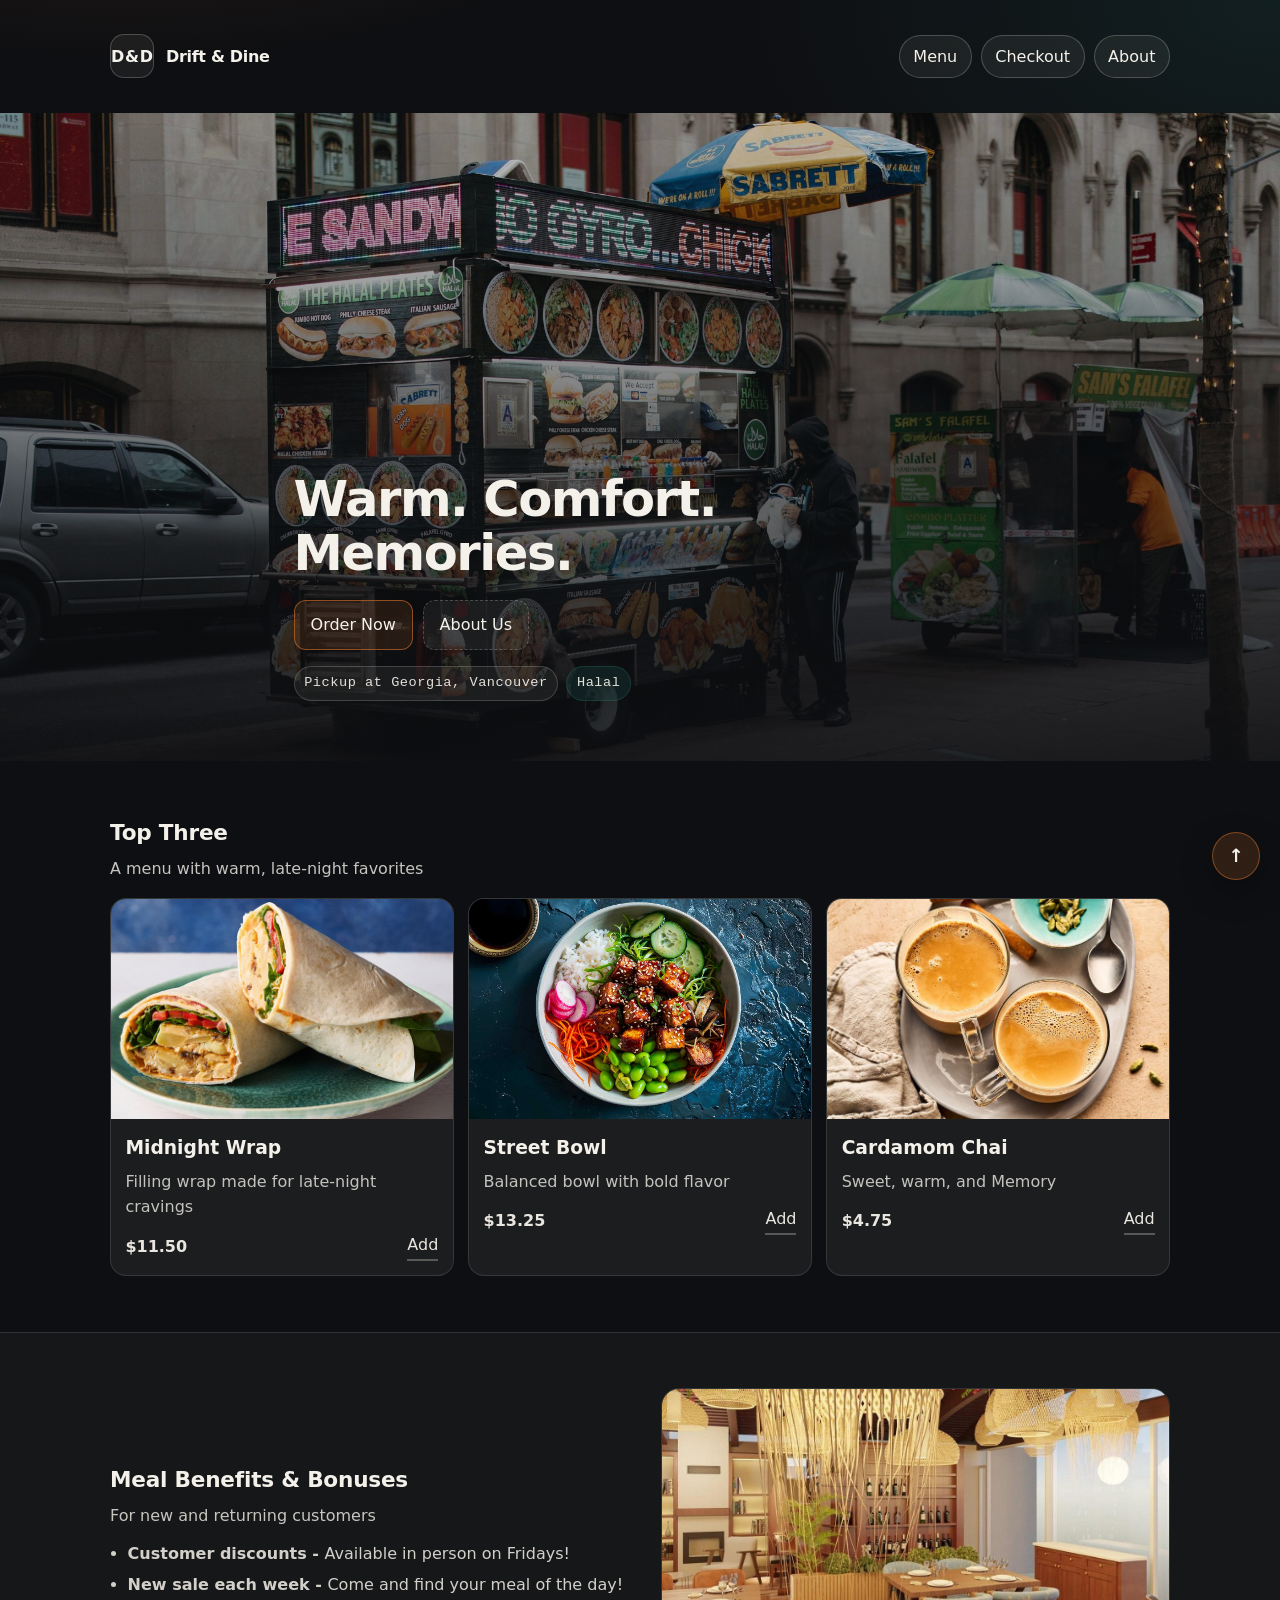
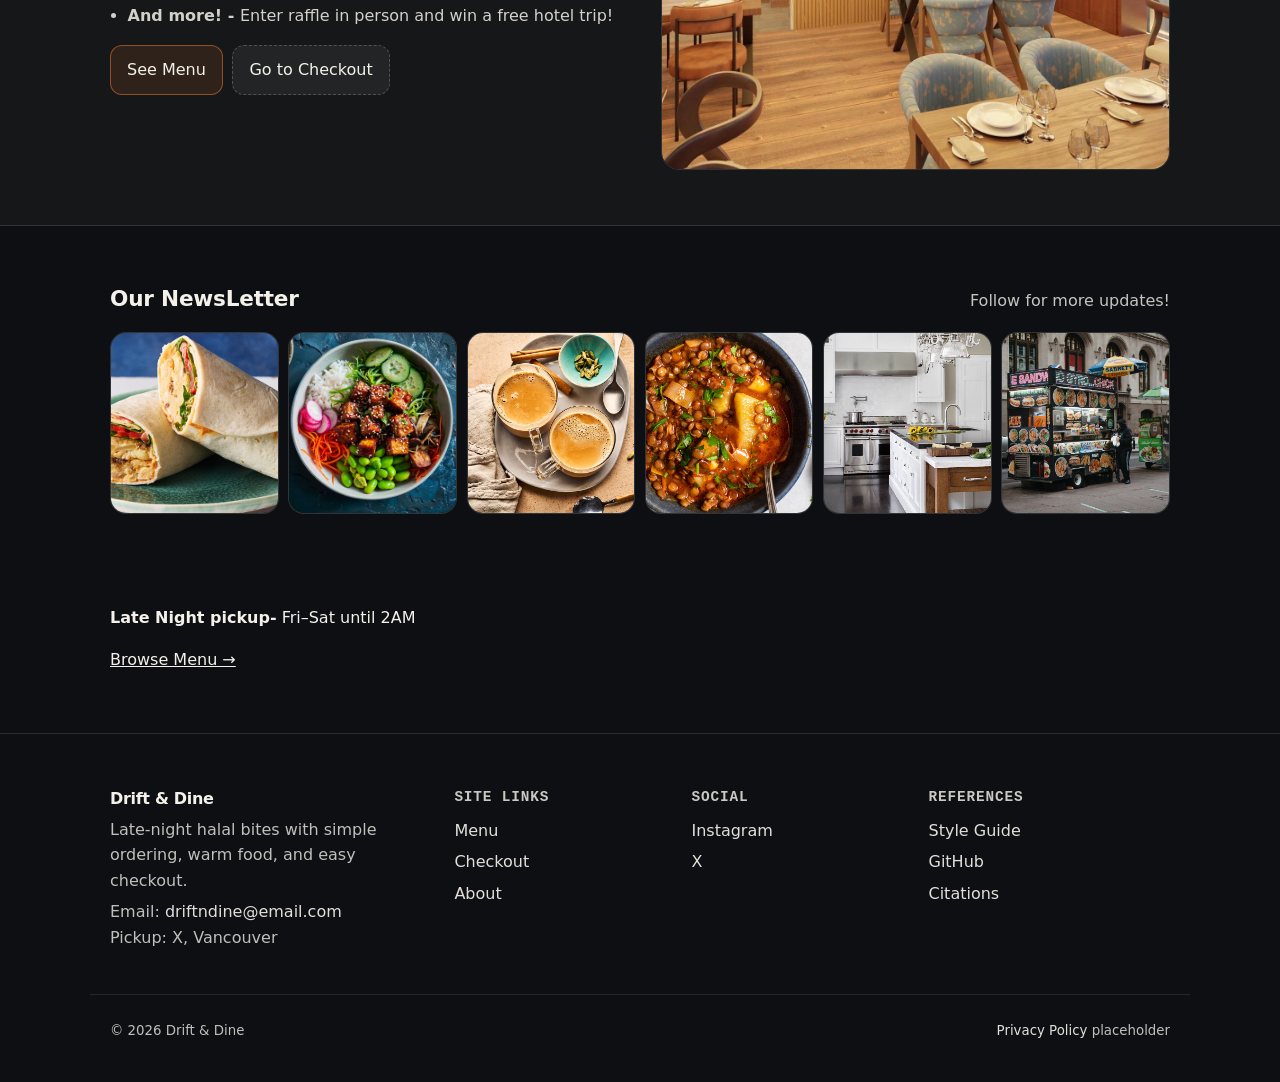
<file: index.html>
<!DOCTYPE html>
<html lang="en">
  <head>
    <meta charset="utf-8" />
    <meta name="viewport" content="width=device-width, initial-scale=1" />
    <title>Drift &amp; Dine</title>
    <link rel="stylesheet" href="css/main.css" />
  </head>
  <body class="site" id="top">
    <a class="skip-link" href="#main">Skip to content</a>
    <header class="header header--overlay">
      <div class="container header__row">
        <a class="brand" href="index.html" aria-label="Drift &amp; Dine home">
          <span class="brand__mark" aria-hidden="true">D&amp;D</span>
          <span class="brand__text">
            <span class="brand__name">Drift &amp; Dine</span>
          </span>
        </a>
        <nav class="nav" aria-label="Primary">
          <a class="nav__link" href="prodlist.html">Menu</a>
          <a class="nav__link nav__link--cta" href="checkout.html">Checkout</a>
          <a class="nav__link" href="about.html">About</a>
        </nav>
      </div>
    </header>
    <main id="main">
      <section class="hero" aria-label="Hero">
        <div class="hero__bg" aria-hidden="true"></div>
        <div class="hero__overlay" aria-hidden="true"></div>
        <div class="container hero__content">
          <h1 class="hero__title">Warm. Comfort. Memories.</h1>
          <p class="hero__sub">
          </p>
          <div class="hero__actions">
            <a class="btn btn--primary" href="prodlist.html">Order Now</a>
            <a class="btn btn--ghost" href="about.html">About Us</a>
          </div>
          <div class="chips" aria-label="Quick info">
            <span class="chip">Pickup at Georgia, Vancouver</span>
            <span class="chip chip--mint">Halal</span>
          </div>
        </div>
      </section>
      <section class="section" aria-label="Featured items">
        <div class="container">
          <header class="section__head">
            <h2 class="section__title">Top Three</h2>
            <p class="section__hint">A menu with warm, late-night favorites</p>
          </header>
          <div class="cards">
            <article class="card" aria-label="Midnight Wrap">
              <a class="card__media" href="midnight-wrap.html">
                <img src="img/featured-wrap.jpg" alt="Midnight Wrap" loading="lazy" />
              </a>
              <div class="card__body">
                <h3 class="card__title">
                  <a class="title-link" href="midnight-wrap.html">Midnight Wrap</a>
                </h3>
                <p class="card__desc">Filling wrap made for late-night cravings</p>
                <div class="card__row">
                  <span class="price">$11.50</span>
                  <a class="link" href="checkout.html">Add</a>
                </div>
              </div>
            </article>
            <article class="card" aria-label="Street Bowl">
              <a class="card__media" href="street-bowl.html">
                <img src="img/street-bowl.jpg" alt="Street Bowl" loading="lazy" />
              </a>
              <div class="card__body">
                <h3 class="card__title">
                  <a class="title-link" href="street-bowl.html">Street Bowl</a>
                </h3>
                <p class="card__desc"> Balanced bowl with bold flavor</p>
                <div class="card__row">
                  <span class="price">$13.25</span>
                  <a class="link" href="checkout.html">Add</a>
                </div>
              </div>
            </article>
            <article class="card" aria-label="Cardamom Chai">
              <a class="card__media" href="cardamom-chai.html">
                <img src="img/chai.jpg" alt="Cardamom Chai" loading="lazy" />
              </a>
              <div class="card__body">
                <h3 class="card__title">
                  <a class="title-link" href="cardamom-chai.html">Cardamom Chai</a>
                </h3>
                <p class="card__desc">Sweet, warm, and Memory</p>
                <div class="card__row">
                  <span class="price">$4.75</span>
                  <a class="link" href="checkout.html">Add</a>
                </div>
              </div>
            </article>
          </div>
        </div>
      </section>
      <section class="section section--alt" aria-label="Story split">
        <div class="container split">
          <div class="split__copy">
            <h2 class="section__title">Meal Benefits &amp; Bonuses</h2>
            <p class="section__hint">
               For new and returning customers
            </p>
            <ul class="bullets">
              <li><strong>Customer discounts - </strong>Available in person on Fridays!</li>
              <li><strong>New sale each week - </strong>Come and find your meal of the day!</li>
              <li><strong>And more! - </strong>Enter raffle in person and win a free hotel trip!</li>
            </ul>
            <div class="actions">
              <a class="btn btn--primary" href="prodlist.html">See Menu</a>
              <a class="btn btn--ghost" href="checkout.html">Go to Checkout</a>
            </div>
          </div>
          <div class="split__media">
            <img src="img/room1.jpg" alt="Restaurant atmosphere" loading="lazy" />
          </div>
        </div>
      </section>
      <section class="section" aria-label="Gallery">
        <div class="container">
          <header class="section__head section__head--row">
            <h2 class="section__title">Our NewsLetter</h2>
            <p class="section__hint">Follow for more updates!</p>
          </header>
          <div class="grid" role="list" aria-label="Image grid">
            <a class="grid__item" href="midnight-wrap.html" role="listitem">
              <img src="img/featured-wrap.jpg" alt="Wrap close-up" loading="lazy" />
            </a>
            <a class="grid__item" href="street-bowl.html" role="listitem">
              <img src="img/street-bowl.jpg" alt="Bowl close-up" loading="lazy" />
            </a>
            <a class="grid__item" href="cardamom-chai.html" role="listitem">
              <img src="img/chai.jpg" alt="Chai close-up" loading="lazy" />
            </a>
            <a class="grid__item" href="smoky-lentil-bowl.html" role="listitem">
              <img src="img/smoky-lentil-bowl.jpg" alt="Lentil close-up" loading="lazy" />
            </a>            
            <a class="grid__item" href="about.html" role="listitem">
              <img src="img/kitchen.jpg" alt="White chef kitchen" loading="lazy" />
            </a>
            <a class="grid__item" href="about.html" role="listitem">
              <img src="img/food-cart.jpg" alt="Food cart" loading="lazy" />
            </a>

          </div>
        </div>
      </section>
    </main>

    <section class="footer-note" aria-label="Late-night pickup note">
      <div class="container footer-note__inner">
        <p><strong>Late Night pickup-</strong> Fri–Sat until 2AM</p>
        <a href="prodlist.html">Browse Menu →</a>
      </div>
    </section>

    <a class="backtotop" href="#top" aria-label="Back to top">↑</a>

    <footer class="footer" aria-label="Site footer">
      <div class="container footer__grid">
        <div class="footer__brand">
          <p class="footer__logo">Drift &amp; Dine</p>
          <p class="footer__muted">
            Late-night halal bites with simple ordering, warm food, and easy checkout.
          </p>
          <p class="footer__muted">
            Email: <a href="mailto:driftndine@email.com">driftndine@email.com</a><br />
            Pickup: X, Vancouver
          </p>
        </div>

        <nav class="footer__col" aria-label="Site links">
          <h2 class="footer__title">Site links</h2>
          <a href="prodlist.html">Menu</a>
          <a href="checkout.html">Checkout</a>
          <a href="about.html">About</a>
        </nav>

        <div class="footer__col" aria-label="Social links">
          <h2 class="footer__title">Social</h2>
          <a href="#">Instagram</a>
          <a href="#">X</a>
        </div>

        <div class="footer__col" aria-label="References">
          <h2 class="footer__title">References</h2>
          <a href="styleguide.html">Style Guide</a>
          <a href="https://github.com/MechaKT/IAT339-P02">GitHub</a>
          <a href="styleguide.html#citations">Citations</a>
        </div>
      </div>

      <div class="container footer__bar" aria-label="Footer legal">
        <p class="footer__muted"><small>© 2026 Drift &amp; Dine</small></p>
        <p class="footer__muted"><small><a href="#">Privacy Policy</a> placeholder</small></p>
      </div>
    </footer>
  </body>
</html>
</file>
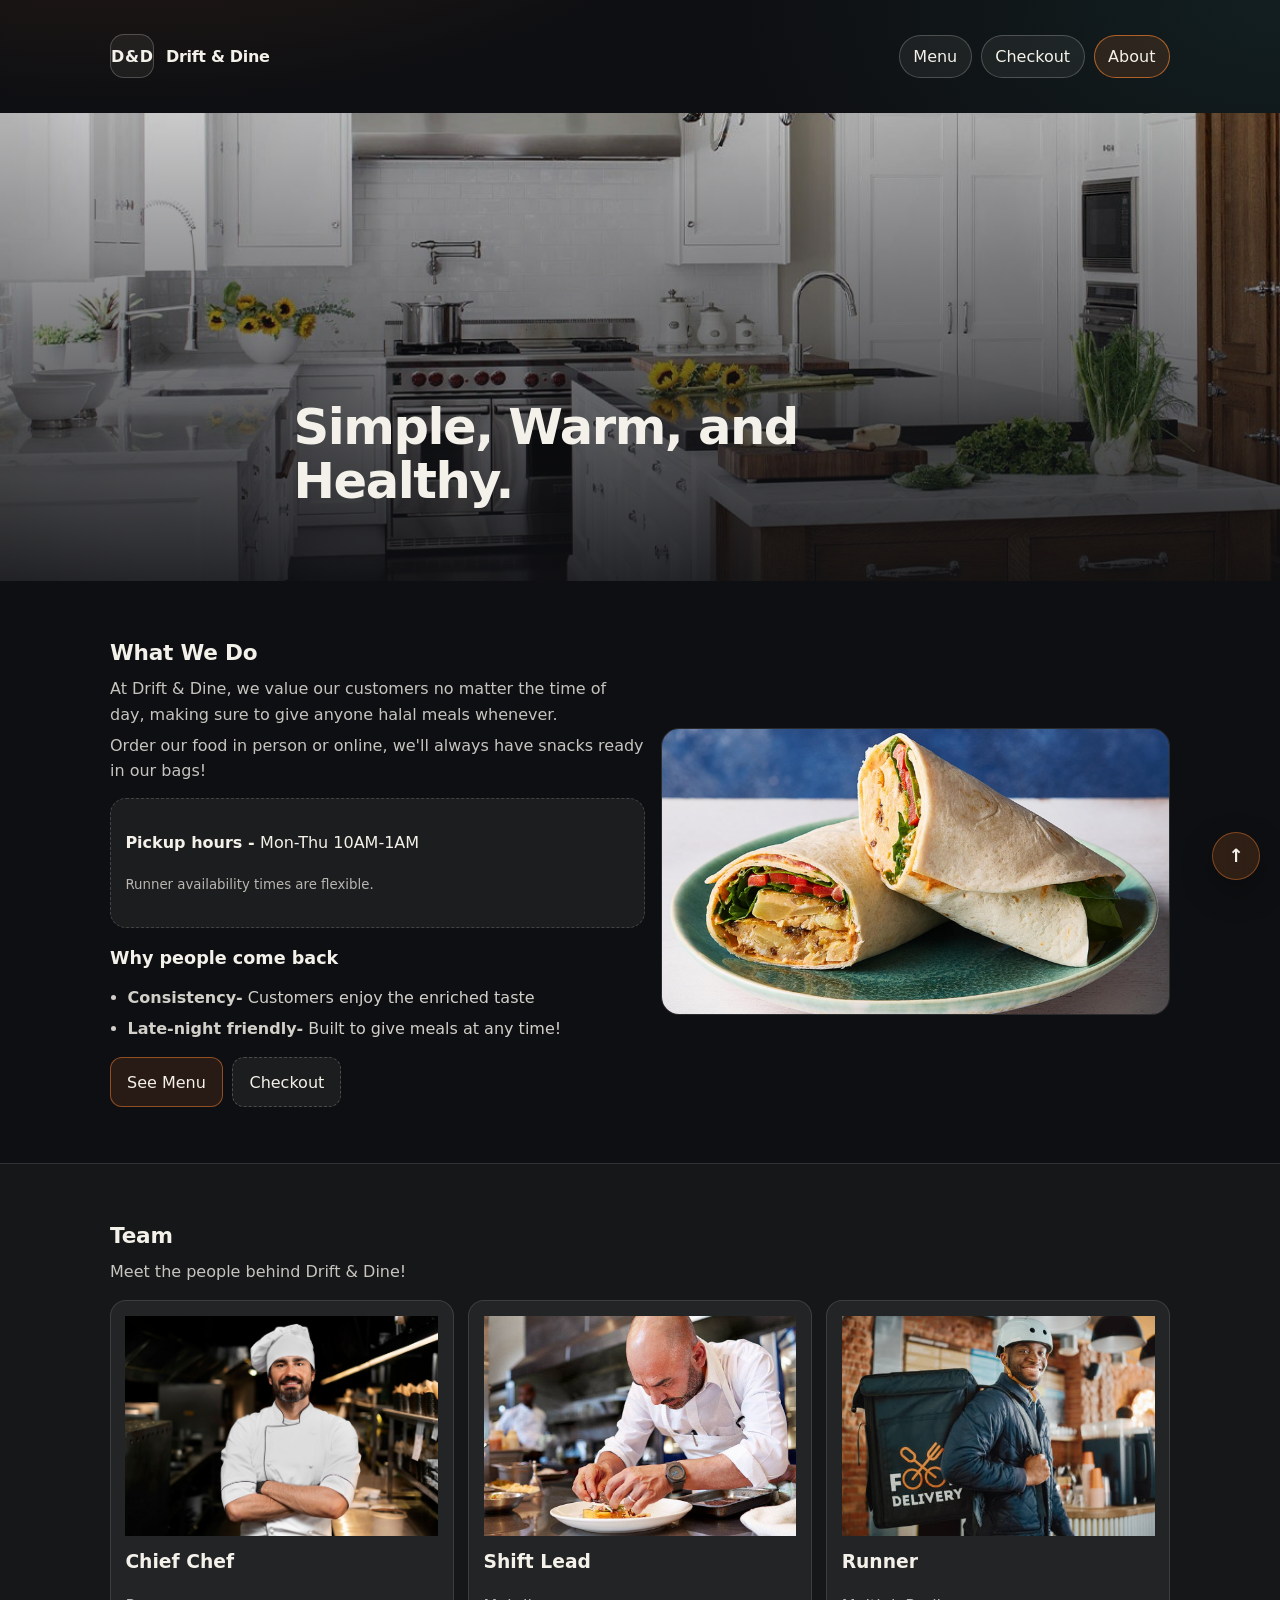
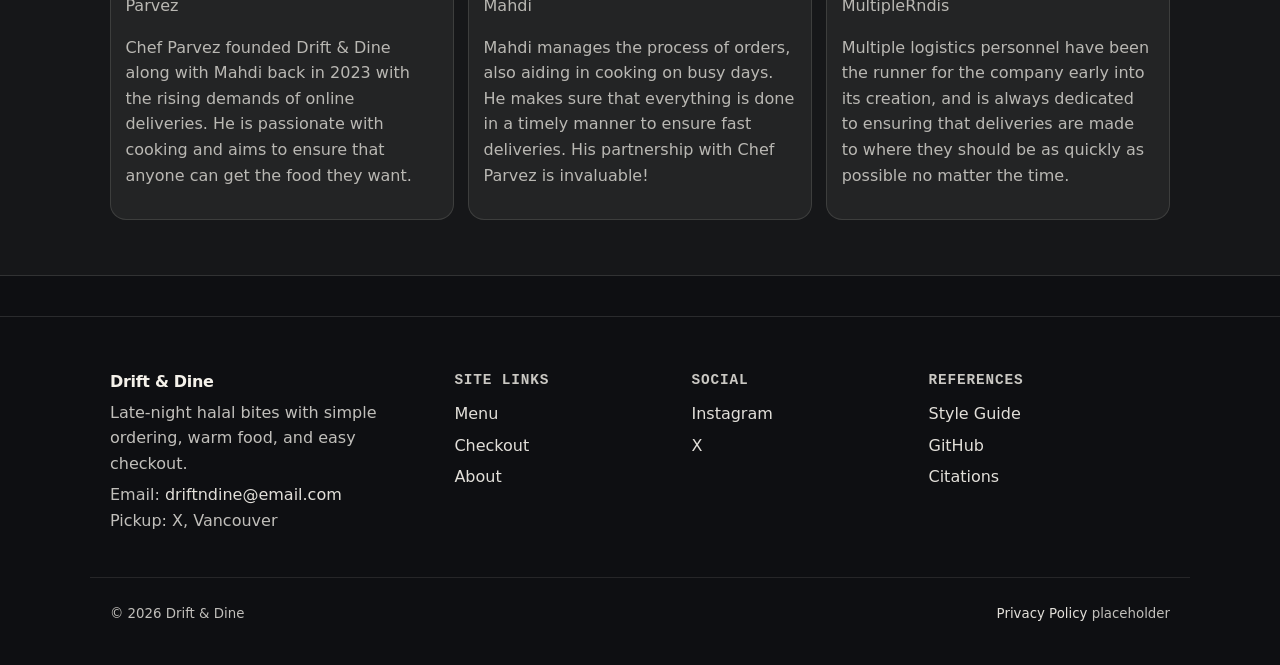
<file: about.html>
<!DOCTYPE html>
<html lang="en">
  <head>
    <meta charset="utf-8" />
    <meta name="viewport" content="width=device-width, initial-scale=1" />
    <title>Drift &amp; Dine About</title>
    <link rel="stylesheet" href="css/main.css" />
  </head>

  <body class="site">
    <a class="skip-link" href="#main">Skip content</a>


    <header class="header header--overlay">
      <div class="container header__row">
        <a class="brand" href="index.html" aria-label="Drift &amp; Dine home">
          <span class="brand__mark" aria-hidden="true">D&amp;D</span>
          <span class="brand__text">
            <span class="brand__name">Drift &amp; Dine</span>
          </span>
        </a>

        <nav class="nav" aria-label="Primary">
          <a class="nav__link" href="prodlist.html">Menu</a>
          <a class="nav__link" href="checkout.html">Checkout</a>
          <a class="nav__link" href="about.html" aria-current="page">About</a>
        </nav>
      </div>
    </header>

    <main id="main">
      <section class="hero hero--short" aria-label="About hero">
        <div class="hero__bg hero__bg--about" aria-hidden="true"></div>
        <div class="hero__overlay" aria-hidden="true"></div>

        <div class="container hero__content">
          <h1 class="hero__title">Simple, Warm, and Healthy.</h1>
        </div>
      </section>

      <section class="section" aria-label="What we do">
        <div class="container split">
          <div class="split__copy">
            <h2 class="section__title">What We Do</h2>
            <p class="section__hint">At Drift &amp; Dine, we value our customers no matter the time of day, making sure to give anyone halal meals whenever.</p>
            <p class="section__hint">Order our food in person or online, we'll always have snacks ready in our bags!</p>

            <div class="callout" aria-label="Hours">
              <p><strong>Pickup hours - </strong> Mon-Thu 10AM-1AM</p>
              <p class="muted"><small>Runner availability times are flexible.</small></p>
            </div>

            <h3 class="h3">Why people come back</h3>
            <ul class="bullets">
              <li><strong>Consistency-</strong> Customers enjoy the enriched taste</li>
              <li><strong>Late-night friendly-</strong> Built to give meals at any time!</li>
            </ul>

            <div class="actions">
              <a class="btn btn--primary" href="prodlist.html">See Menu</a>
              <a class="btn btn--ghost" href="checkout.html">Checkout</a>
            </div>
          </div>

          <div class="split__media" aria-label="Food image">
            <img src="img/featured-wrap.jpg" alt="Midnight Wrap" loading="lazy" />
          </div>
        </div>
      </section>

      <section class="section section--alt" aria-label="Team">
        <div class="container">
          <header class="section__head">
            <h2 class="section__title">Team</h2>
            <p class="section__hint">Meet the people behind Drift &amp; Dine!</p>
          </header>

          <div class="team">
            <article class="person" aria-label="Chief Chef">
              <div class="product__media" aria-hidden="true">
                <img src="img/head-chef.jpg" alt="Head Chef wearing a chef hat and uniform with arms crossed" loading="lazy" />

              </div>
              <div class="person__body">
                <h3 class="person__name">Chief Chef</h3>
                <p class="muted"> Parvez</p>
                <p class="muted">Chef Parvez founded Drift &amp; Dine along with Mahdi back in 2023 with the rising demands of online deliveries. He is passionate with cooking and aims to ensure that anyone can get the food they want.</p>
              </div>
            </article>

            <article class="person" aria-label="Shift Lead">
              <div class="product__media" aria-hidden="true">
                <img src="img/shift-lead.jpg" alt="Shift lead aiding in cooking" loading="lazy" />
              </div>
              <div class="person__body">
                <h3 class="person__name">Shift Lead</h3>
                <p class="muted">Mahdi</p>
                <p class="muted">Mahdi manages the process of orders, also aiding in cooking on busy days. He makes sure that everything is done in a timely manner to ensure fast deliveries. His partnership with Chef Parvez is invaluable!</p>
              </div>
            </article>

            <article class="person" aria-label="Runner">
              <div class="product__media" aria-hidden="true">
                <img src="img/runner.jpg" alt="Runner with bag over shoulder" loading="lazy" />
              </div>
              <div class="person__body">
                <h3 class="person__name">Runner</h3>
                <p class="muted">MultipleRndis</p>
                <p class="muted">Multiple logistics personnel have been the runner for the company early into its creation, and is always dedicated to ensuring that deliveries are made to where they should be as quickly as possible no matter the time.</p>
              </div>
            </article>
          </div>
        </div>
      </section>
    </main>

   

    <a class="backtotop" href="#top" aria-label="Back to top">↑</a>

    <footer class="footer" aria-label="Site footer">
      <div class="container footer__grid">
        <div class="footer__brand">
          <p class="footer__logo">Drift &amp; Dine</p>
          <p class="footer__muted">
            Late-night halal bites with simple ordering, warm food, and easy checkout.
          </p>
          <p class="footer__muted">
            Email: <a href="mailto:driftndine@email.com">driftndine@email.com</a><br />
            Pickup: X, Vancouver
          </p>
        </div>

        <nav class="footer__col" aria-label="Site links">
          <h2 class="footer__title">Site links</h2>
          <a href="prodlist.html">Menu</a>
          <a href="checkout.html">Checkout</a>
          <a href="about.html">About</a>
        </nav>

        <div class="footer__col" aria-label="Social links">
          <h2 class="footer__title">Social</h2>
          <a href="#">Instagram</a>
          <a href="#">X</a>
        </div>

        <div class="footer__col" aria-label="References">
          <h2 class="footer__title">References</h2>
          <a href="styleguide.html">Style Guide</a>
          <a href="https://github.com/MechaKT/IAT339-P02">GitHub</a>
          <a href="styleguide.html#citations">Citations</a>
        </div>
      </div>

      <div class="container footer__bar" aria-label="Footer legal">
        <p class="footer__muted"><small>© 2026 Drift &amp; Dine</small></p>
        <p class="footer__muted"><small><a href="#">Privacy Policy</a> placeholder</small></p>
      </div>
    </footer>
  </body>
</html>
</file>
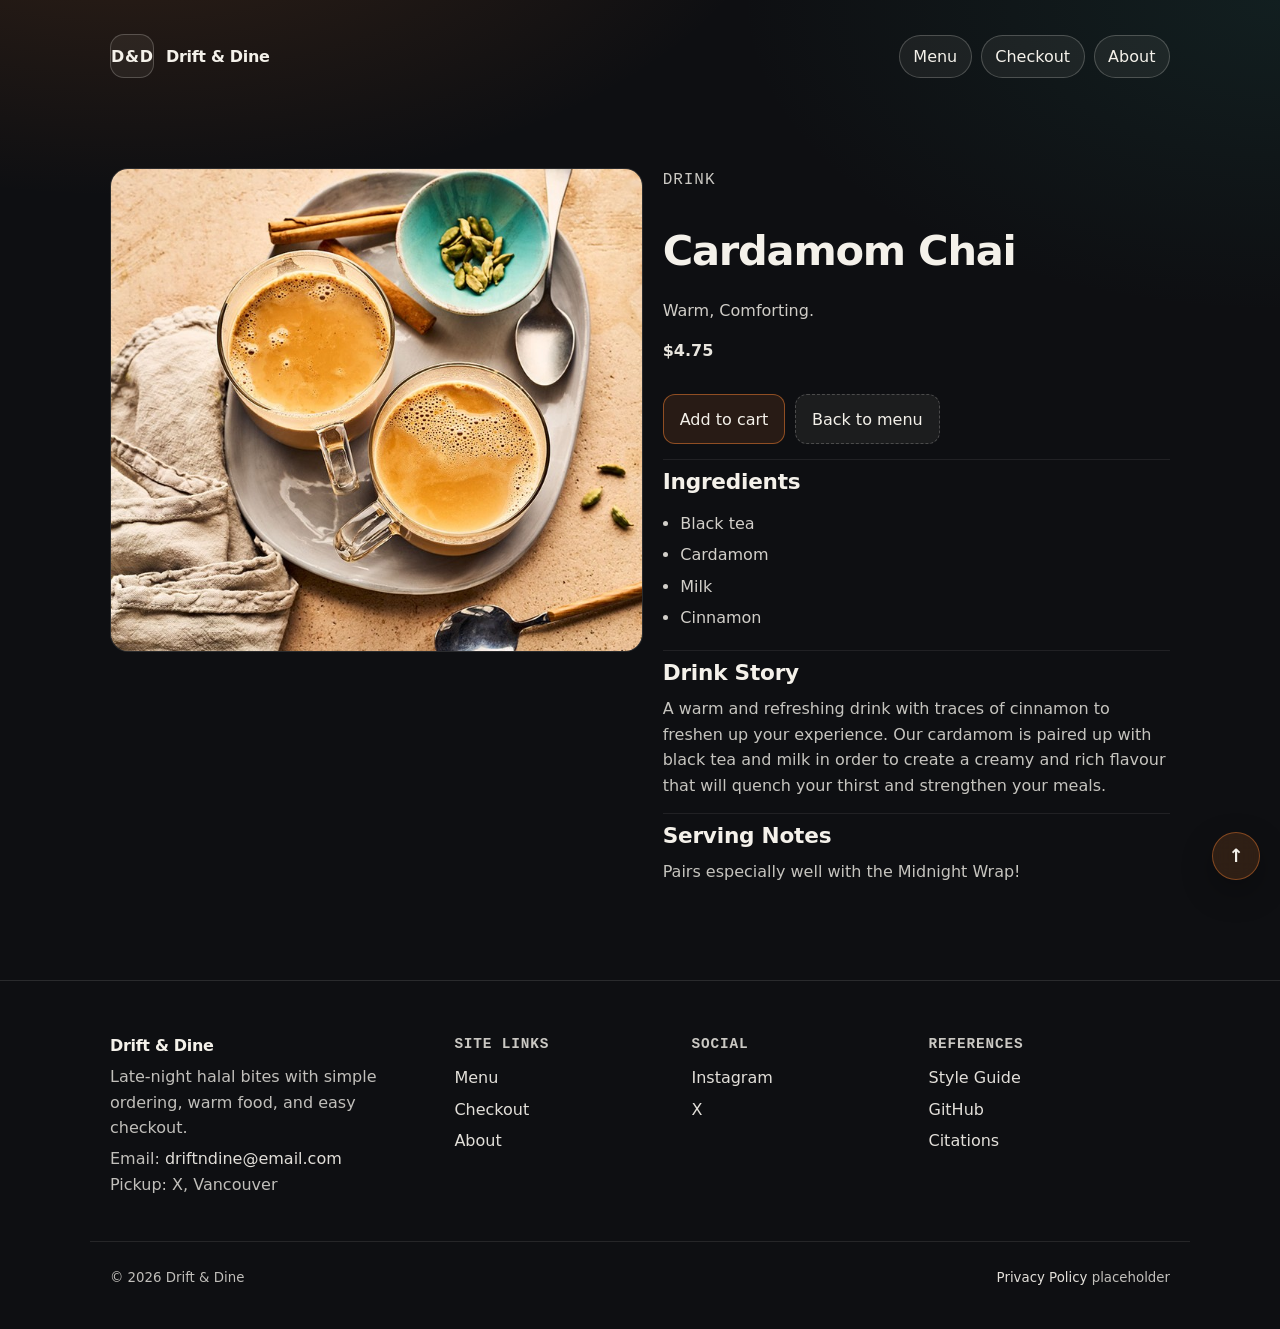
<file: cardamom-chai.html>
<!DOCTYPE html>
<html lang="en">
  <head>
    <meta charset="utf-8" />
    <meta name="viewport" content="width=device-width, initial-scale=1" />
    <title>Drift &amp; Dine - Cardamom Chai</title>
    <link rel="stylesheet" href="css/main.css" />
  </head>
  <body class="site">
    <header class="header header--overlay">
      <div class="container header__row">
        <a class="brand" href="index.html" aria-label="Drift &amp; Dine home">
          <span class="brand__mark" aria-hidden="true">D&amp;D</span>
          <span class="brand__text">
            <span class="brand__name">Drift &amp; Dine</span>
          </span>
        </a>
        <nav class="nav" aria-label="Primary">
          <a class="nav__link" href="prodlist.html">Menu</a>
          <a class="nav__link nav__link--cta" href="checkout.html">Checkout</a>
          <a class="nav__link" href="about.html">About</a>
        </nav>
      </div>
    </header>

    <main id="main">
      <section class="section">
        <div class="container detail">
          <div class="detail__media">
            <img src="img/chai.jpg" alt="Cardamom Chai" />
          </div>
          <div class="detail__content">
            <p class="hero__kicker">Drink</p>
            <h1 class="h1">Cardamom Chai</h1>
            <p class="detail__lead">Warm, Comforting.</p>

            <div class="detail__meta">
              <span class="price">$4.75</span>
             
            </div>

            <div class="actions">
              <a class="btn btn--primary" href="checkout.html">Add to cart</a>
              <a class="btn btn--ghost" href="prodlist.html">Back to menu</a>
            </div>

            <section class="detail__section">
              <h2 class="section__title">Ingredients</h2>
              <ul class="bullets">
                <li>Black tea </li>
                <li>Cardamom</li>
                <li>Milk</li>
                <li>Cinnamon</li>
              </ul>
            </section>
            <section class="detail__section">
              <h2 class="section__title">Drink Story</h2>
              <p class="section__hint"> A warm and refreshing drink with traces of cinnamon to freshen up your experience. Our cardamom is paired up with black tea and milk in order to create a creamy and rich flavour that will quench your thirst and strengthen your meals.</p>
            </section>
            <section class="detail__section">
              <h2 class="section__title">Serving Notes</h2>
              <p class="section__hint">Pairs especially well with the Midnight Wrap!</p>
            </section>
          </div>
        </div>
      </section>
    </main>
    <a class="backtotop" href="#top" aria-label="Back to top">↑</a>
  </body>
</html>
 <footer class="footer" aria-label="Site footer">
      <div class="container footer__grid">
        <div class="footer__brand">
          <p class="footer__logo">Drift &amp; Dine</p>
          <p class="footer__muted">
            Late-night halal bites with simple ordering, warm food, and easy checkout.
          </p>
          <p class="footer__muted">
            Email: <a href="mailto:driftndine@email.com">driftndine@email.com</a><br />
            Pickup: X, Vancouver
          </p>
        </div>

        <nav class="footer__col" aria-label="Site links">
          <h2 class="footer__title">Site links</h2>
          <a href="prodlist.html">Menu</a>
          <a href="checkout.html">Checkout</a>
          <a href="about.html">About</a>
        </nav>

        <div class="footer__col" aria-label="Social links">
          <h2 class="footer__title">Social</h2>
          <a href="#">Instagram</a>
          <a href="#">X</a>
        </div>

        <div class="footer__col" aria-label="References">
          <h2 class="footer__title">References</h2>
          <a href="styleguide.html">Style Guide</a>
          <a href="https://github.com/MechaKT/IAT339-P02">GitHub</a>
          <a href="styleguide.html#citations">Citations</a>
        </div>
      </div>

      <div class="container footer__bar" aria-label="Footer legal">
        <p class="footer__muted"><small>© 2026 Drift &amp; Dine</small></p>
        <p class="footer__muted"><small><a href="#">Privacy Policy</a> placeholder</small></p>
      </div>
    </footer>
  </body>
</html>
</file>
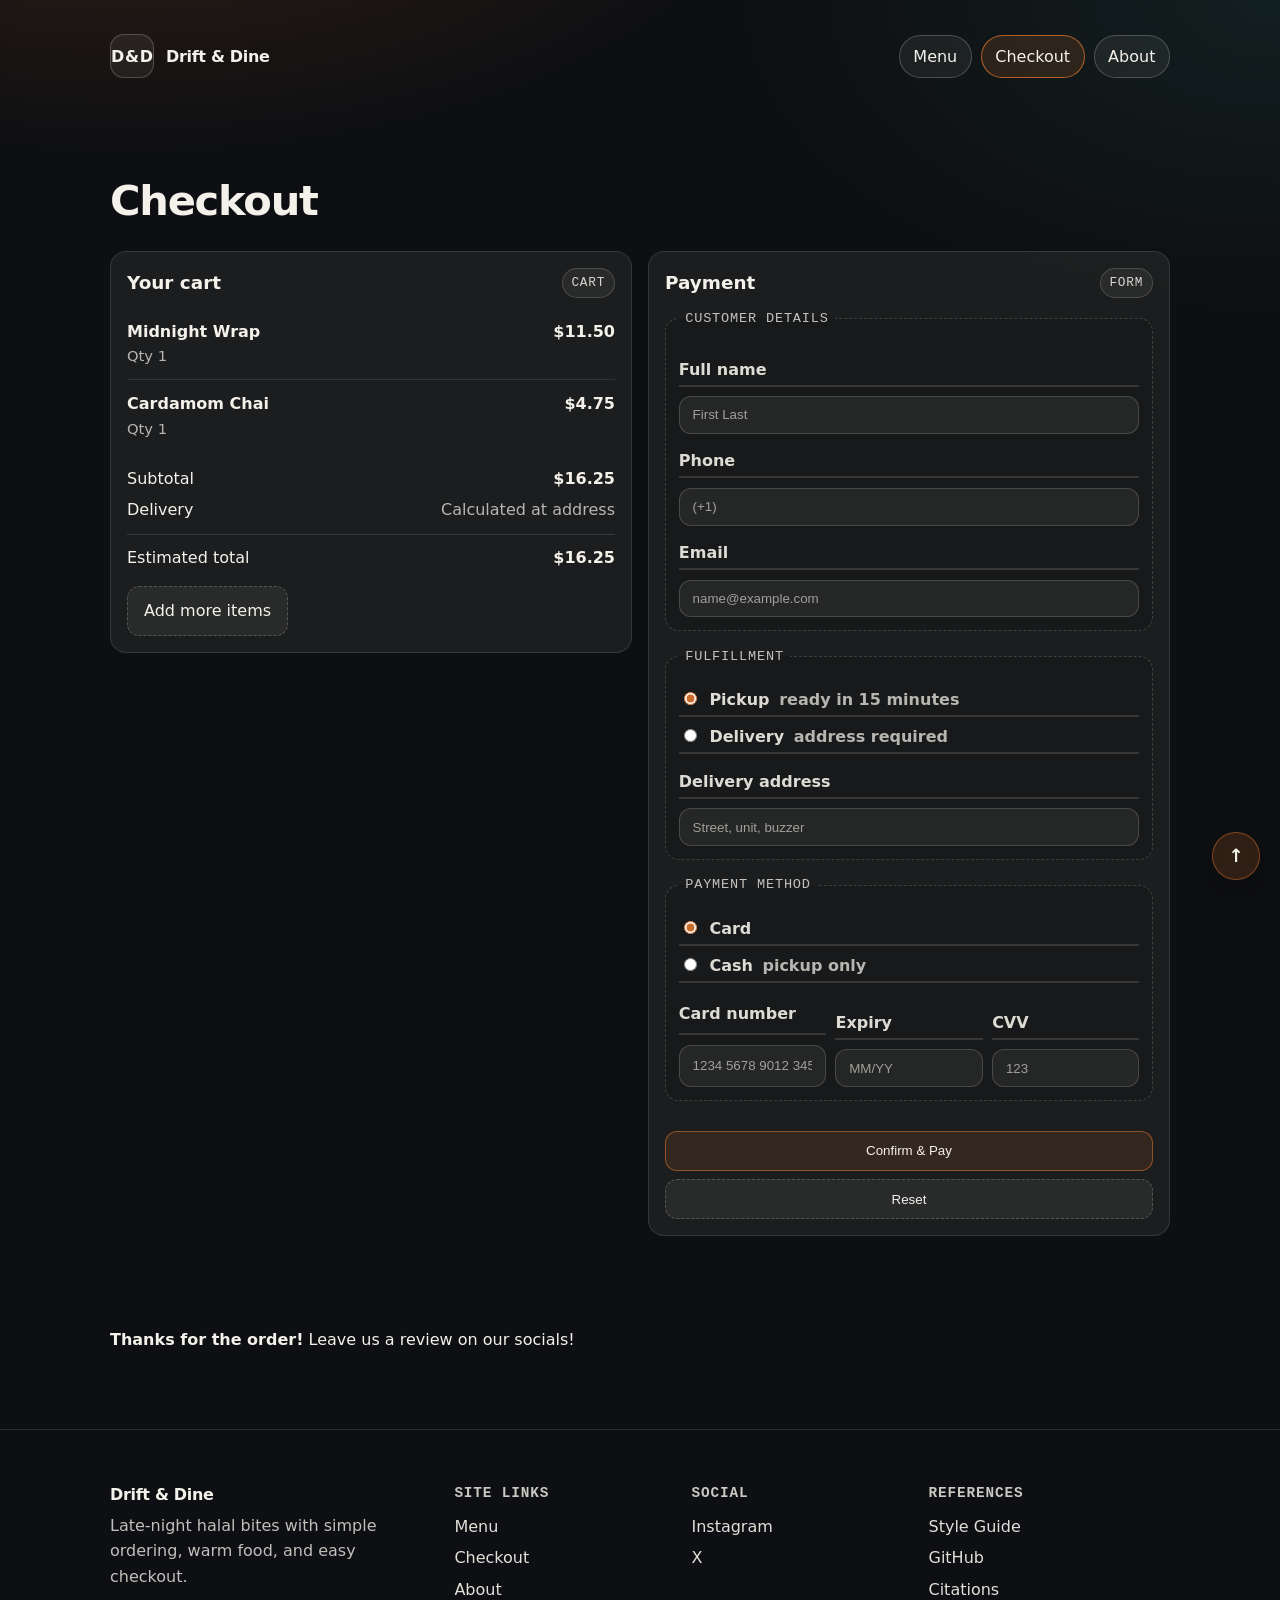
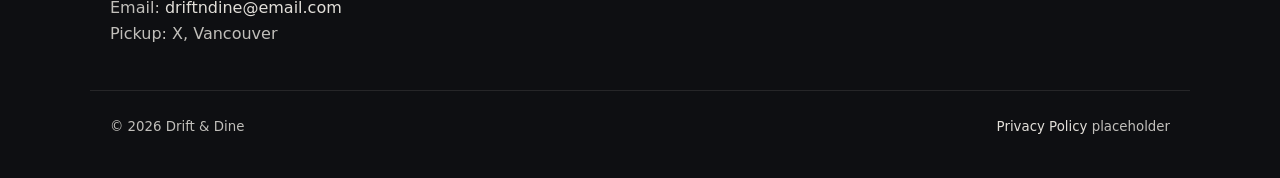
<file: checkout.html>
<!DOCTYPE html>
<html lang="en">
  <head>
    <meta charset="utf-8" />
    <meta name="viewport" content="width=device-width, initial-scale=1" />
    <title>Drift &amp; Dine - Checkout</title>
    <link rel="stylesheet" href="css/main.css" />
  </head>

  <body class="site">
    <a class="skip-link" href="#main">Skip to content</a>


    <header class="header header--overlay">
      <div class="container header__row">
        <a class="brand" href="index.html" aria-label="Drift &amp; Dine home">
          <span class="brand__mark" aria-hidden="true">D&amp;D</span>
          <span class="brand__text">
            <span class="brand__name">Drift &amp; Dine</span>
          </span>
        </a>

        <nav class="nav" aria-label="Primary">
          <a class="nav__link" href="prodlist.html">Menu</a>
          <a class="nav__link" href="checkout.html" aria-current="page">Checkout</a>
          <a class="nav__link" href="about.html">About</a>
        </nav>
      </div>
    </header>

    <main id="main">
      <section class="section" aria-label="Checkout">
        <div class="container">
          <header class="section__head">
            <h1 class="h1">Checkout</h1>
          </header>

          <div class="checkout">
            <section class="panel" aria-label="Cart">
              <header class="panel__head">
                <h2 class="panel__title">Your cart</h2>
                <span class="tag">cart</span>
              </header>

              <ul class="cart">
                <li class="cart__row">
                  <div class="cart__item">
                    <span class="cart__name">Midnight Wrap</span>
                    <span class="cart__meta">Qty 1</span>
                  </div>
                  <span class="cart__price">$11.50</span>
                </li>
                <li class="cart__row">
                  <div class="cart__item">
                    <span class="cart__name">Cardamom Chai</span>
                    <span class="cart__meta">Qty 1</span>
                  </div>
                  <span class="cart__price">$4.75</span>
                </li>
              </ul>

              <div class="totals">
                <div class="totals__row"><span>Subtotal</span><strong>$16.25</strong></div>
                <div class="totals__row"><span>Delivery</span><span class="muted">Calculated at address</span></div>
                <div class="totals__row totals__row--grand"><span>Estimated total</span><strong>$16.25</strong></div>
              </div>

              <div class="actions">
                <a class="btn btn--ghost" href="prodlist.html">Add more items</a>
              </div>
            </section>

            <section class="panel" aria-label="Payment form">
              <header class="panel__head">
                <h2 class="panel__title">Payment</h2>
                <span class="tag">form</span>
              </header>

              <form class="form" action="#" method="post">
                <fieldset class="fieldset">
                  <legend>Customer details</legend>

                  <div class="field">
                    <label for="full-name">Full name</label>
                    <input id="full-name" name="full-name" type="text" placeholder="First Last" required />
                  </div>

                  <div class="field">
                    <label for="phone">Phone</label>
                    <input id="phone" name="phone" type="tel" placeholder="(+1) " required />
                  </div>

                  <div class="field">
                    <label for="email">Email</label>
                    <input id="email" name="email" type="email" placeholder="name@example.com" />
                  </div>
                </fieldset>

                <fieldset class="fieldset">
                  <legend>Fulfillment</legend>

                  <label class="choice">
                    <input type="radio" name="fulfillment" value="pickup" checked />
                    Pickup <span class="muted">ready in 15 minutes</span>
                  </label>

                  <label class="choice">
                    <input type="radio" name="fulfillment" value="delivery" />
                    Delivery <span class="muted">address required</span>
                  </label>

                  <div class="field">
                    <label for="address">Delivery address</label>
                    <input id="address" name="address" type="text" placeholder="Street, unit, buzzer" />
                  </div>
                </fieldset>

                <fieldset class="fieldset">
                  <legend>Payment method</legend>

                  <label class="choice">
                    <input type="radio" name="pay" value="card" checked />
                    Card
                  </label>

                  <label class="choice">
                    <input type="radio" name="pay" value="cash" />
                    Cash <span class="muted">pickup only</span>
                  </label>

                  <div class="fieldgrid">
                    <div class="field">
                      <label for="card-num">Card number</label>
                      <input id="card-num" name="card-num" type="text" inputmode="numeric" placeholder="1234 5678 9012 3456" />
                    </div>

                    <div class="field">
                      <label for="exp">Expiry</label>
                      <input id="exp" name="exp" type="text" placeholder="MM/YY" />
                    </div>

                    <div class="field">
                      <label for="cvv">CVV</label>
                      <input id="cvv" name="cvv" type="text" inputmode="numeric" placeholder="123" />
                    </div>
                  </div>
                </fieldset>

                <div class="actions actions--stack">
                  <button class="btn btn--primary" type="submit">Confirm &amp; Pay</button>
                  <button class="btn btn--ghost" type="reset">Reset</button>
                </div>
              </form>
            </section>
          </div>
        </div>
      </section>
    </main>

   <section class="footer-note" aria-label="Late-night pickup note">
      <div class="container footer-note__inner">
        <p><strong>Thanks for the order!</strong> Leave us a review on our socials!</p>
      </div>
    </section>

    <a class="backtotop" href="#top" aria-label="Back to top">↑</a>

    <footer class="footer" aria-label="Site footer">
      <div class="container footer__grid">
        <div class="footer__brand">
          <p class="footer__logo">Drift &amp; Dine</p>
          <p class="footer__muted">
            Late-night halal bites with simple ordering, warm food, and easy checkout.
          </p>
          <p class="footer__muted">
            Email: <a href="mailto:driftndine@email.com">driftndine@email.com</a><br />
            Pickup: X, Vancouver
          </p>
        </div>

        <nav class="footer__col" aria-label="Site links">
          <h2 class="footer__title">Site links</h2>
          <a href="prodlist.html">Menu</a>
          <a href="checkout.html">Checkout</a>
          <a href="about.html">About</a>
        </nav>

        <div class="footer__col" aria-label="Social links">
          <h2 class="footer__title">Social</h2>
          <a href="#">Instagram</a>
          <a href="#">X</a>
        </div>

        <div class="footer__col" aria-label="References">
          <h2 class="footer__title">References</h2>
          <a href="styleguide.html">Style Guide</a>
          <a href="https://github.com/MechaKT/IAT339-P02">GitHub</a>
          <a href="styleguide.html#citations">Citations</a>
        </div>
      </div>

      <div class="container footer__bar" aria-label="Footer legal">
        <p class="footer__muted"><small>© 2026 Drift &amp; Dine</small></p>
        <p class="footer__muted"><small><a href="#">Privacy Policy</a> placeholder</small></p>
      </div>
    </footer>
  </body>
</html>
</file>
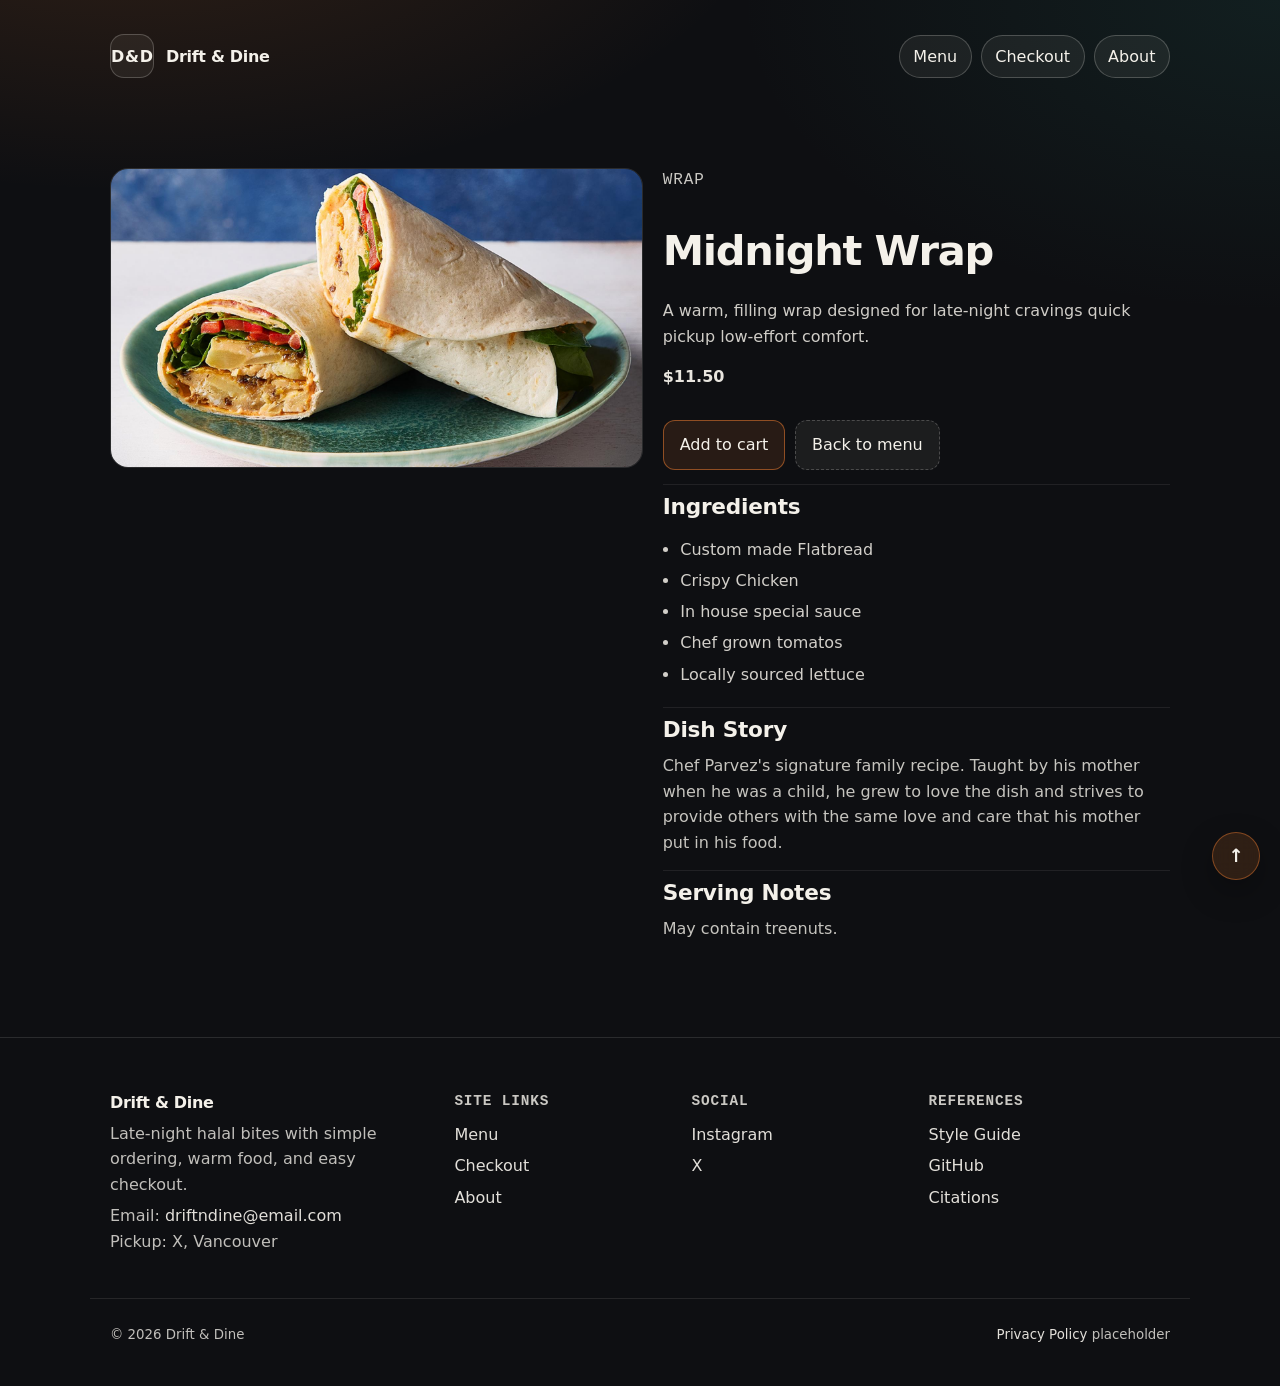
<file: midnight-wrap.html>
<!DOCTYPE html>
<html lang="en">
  <head>
    <meta charset="utf-8" />
    <meta name="viewport" content="width=device-width, initial-scale=1" />
    <title>Drift &amp; Dine - Midnight Wrap </title>
    <link rel="stylesheet" href="css/main.css" />
  </head>
  
  <body class="site">
    <header class="header header--overlay">
      <div class="container header__row">
        <a class="brand" href="index.html" aria-label="Drift &amp; Dine home">
          <span class="brand__mark" aria-hidden="true">D&amp;D</span>
          <span class="brand__text">
            <span class="brand__name">Drift &amp; Dine</span>
          </span>
        </a>
        <nav class="nav" aria-label="Primary">
          <a class="nav__link" href="prodlist.html">Menu</a>
          <a class="nav__link nav__link--cta" href="checkout.html">Checkout</a>
          <a class="nav__link" href="about.html">About</a>
        </nav>
      </div>
    </header>

    <main id="main">
      <section class="section">
        <div class="container detail">
          <div class="detail__media">
            <img src="img/featured-wrap.jpg" alt="Midnight Wrap" />
          </div>
          <div class="detail__content">
            <p class="hero__kicker">Wrap</p>
            <h1 class="h1">Midnight Wrap</h1>
            <p class="detail__lead">A warm, filling wrap designed for late-night cravings quick pickup low-effort comfort.</p>

            <div class="detail__meta">
              <span class="price">$11.50</span>
            </div>

            <div class="actions">
              <a class="btn btn--primary" href="checkout.html">Add to cart</a>
              <a class="btn btn--ghost" href="prodlist.html">Back to menu</a>
            </div>

            <section class="detail__section">
              <h2 class="section__title">Ingredients</h2>
              <ul class="bullets">
                <li>Custom made Flatbread </li>
                <li>Crispy Chicken</li>
                <li>In house special sauce</li>
                <li>Chef grown tomatos</li>
                <li>Locally sourced lettuce</li>
              </ul>
            </section>

            <section class="detail__section">
              <h2 class="section__title">Dish Story</h2>
              <p class="section__hint"> Chef Parvez's signature family recipe. Taught by his mother when he was a child, he grew to love the dish and strives to provide others with the same love and care that his mother put in his food.</p>
            </section>

            <section class="detail__section">
              <h2 class="section__title">Serving Notes</h2>
              <p class="section__hint">May contain treenuts.</p>
            </section>
          </div>
        </div>
      </section>
    </main>

    <a class="backtotop" href="#top" aria-label="Back to top">↑</a>
  </body>
</html>
 <footer class="footer" aria-label="Site footer">
      <div class="container footer__grid">
        <div class="footer__brand">
          <p class="footer__logo">Drift &amp; Dine</p>
          <p class="footer__muted">
            Late-night halal bites with simple ordering, warm food, and easy checkout.
          </p>
          <p class="footer__muted">
            Email: <a href="mailto:driftndine@email.com">driftndine@email.com</a><br />
            Pickup: X, Vancouver
          </p>
        </div>

        <nav class="footer__col" aria-label="Site links">
          <h2 class="footer__title">Site links</h2>
          <a href="prodlist.html">Menu</a>
          <a href="checkout.html">Checkout</a>
          <a href="about.html">About</a>
        </nav>

        <div class="footer__col" aria-label="Social links">
          <h2 class="footer__title">Social</h2>
          <a href="#">Instagram</a>
          <a href="#">X</a>
        </div>

        <div class="footer__col" aria-label="References">
          <h2 class="footer__title">References</h2>
          <a href="styleguide.html">Style Guide</a>
          <a href="https://github.com/MechaKT/IAT339-P02">GitHub</a>
          <a href="styleguide.html#citations">Citations</a>
        </div>
      </div>

      <div class="container footer__bar" aria-label="Footer legal">
        <p class="footer__muted"><small>© 2026 Drift &amp; Dine</small></p>
        <p class="footer__muted"><small><a href="#">Privacy Policy</a> placeholder</small></p>
      </div>
    </footer>
  </body>
</html>
</file>
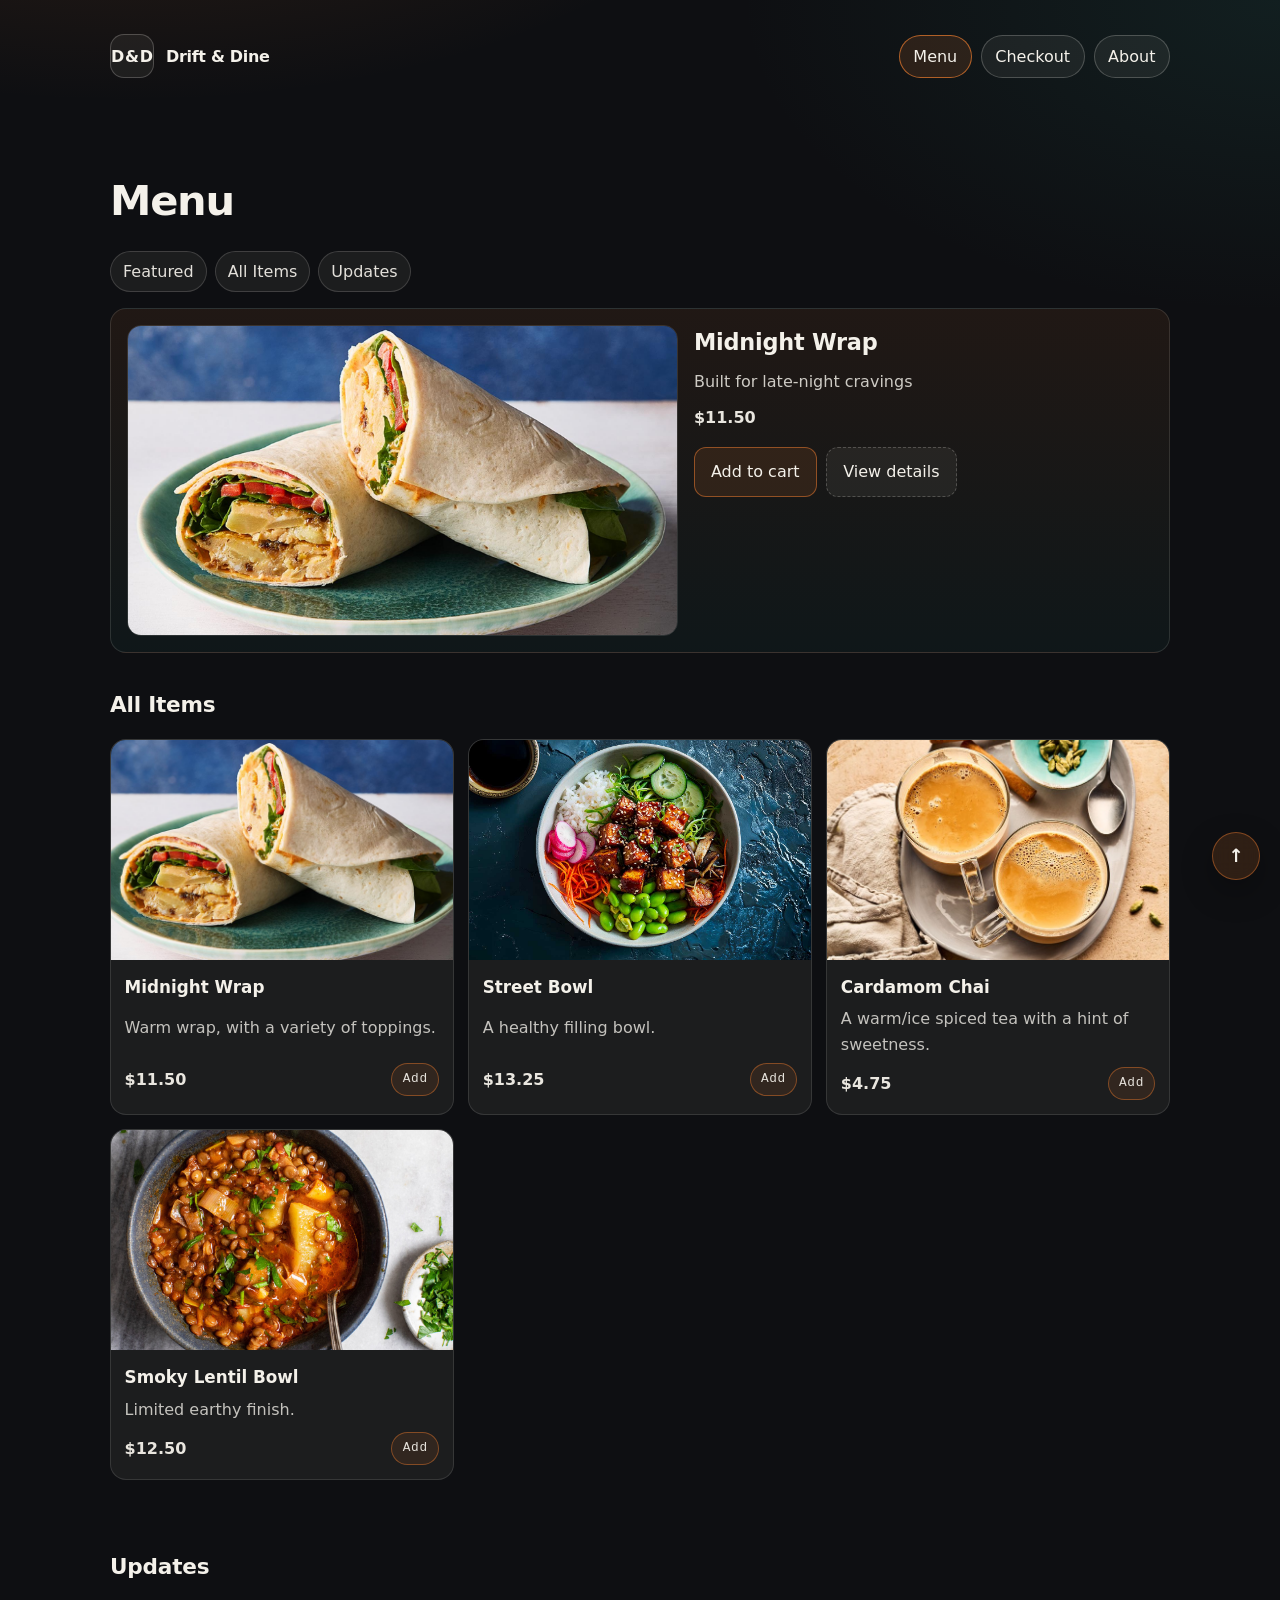
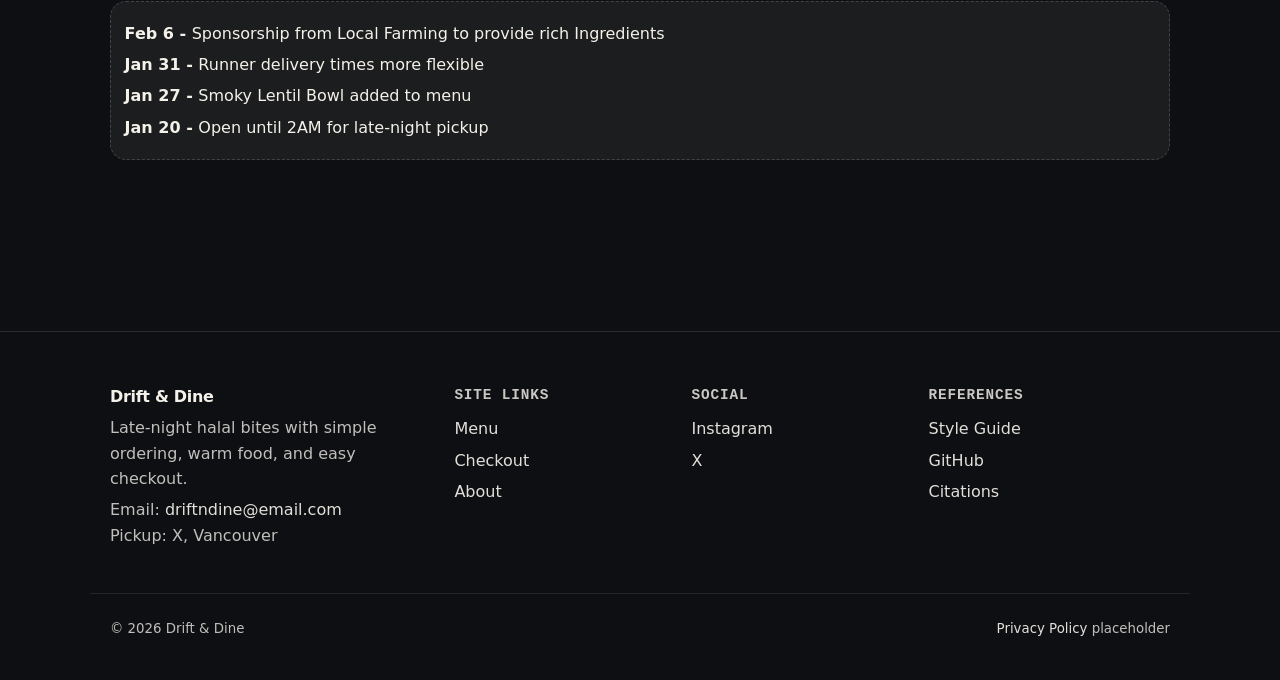
<file: prodlist.html>
<!DOCTYPE html>
<html lang="en">
  <head>
    <meta charset="utf-8" />
    <meta name="viewport" content="width=device-width, initial-scale=1" />
    <title>Drift &amp; Dine - Menu</title>
    <link rel="stylesheet" href="css/main.css" />
  </head>

  <body class="site">
 

    <header class="header header--overlay">
      <div class="container header__row">
        <a class="brand" href="index.html" aria-label="Drift &amp; Dine home">
          <span class="brand__mark" aria-hidden="true">D&amp;D</span>
          <span class="brand__text">
            <span class="brand__name">Drift &amp; Dine</span>
          </span>
        </a>

        <nav class="nav" aria-label="Primary">
          <a class="nav__link" href="prodlist.html" aria-current="page">Menu</a>
          <a class="nav__link nav__link--cta" href="checkout.html">Checkout</a>
          <a class="nav__link" href="about.html">About</a>
        </nav>
      </div>
    </header>

    <main id="main">
      <section class="section" aria-label="Menu page">
        <div class="container">
          <header class="section__head section__head--row">
            <h1 class="h1">Menu</h1>
          </header>

          <nav class="subnav" aria-label="Menu sections">
            <a class="subnav__link" href="#featured">Featured</a>
            <a class="subnav__link" href="#all-items">All Items</a>
            <a class="subnav__link" href="#updates">Updates</a>
          </nav>

          <section class="feature" id="featured" aria-label="Featured item">
            <a class="feature__media feature__media--link" href="midnight-wrap.html" aria-label="View Midnight Wrap details">
              <img src="img/featured-wrap.jpg" alt="Featured: Midnight Wrap" loading="lazy" />
            </a>

            <div class="feature__body">
              <h2 class="feature__title">
                <a class="title-link" href="midnight-wrap.html">Midnight Wrap</a>
              </h2>
              <p class="feature__copy">Built for late-night cravings</p>

              <div class="feature__meta">
                <span class="price">$11.50</span>
              </div>

              <div class="actions">
                <a class="btn btn--primary" href="checkout.html">Add to cart</a>
                <a class="btn btn--ghost" href="midnight-wrap.html">View details</a>
              </div>
            </div>
          </section>

          <section class="section" id="all-items" aria-label="All menu items">
            <header class="section__head">
              <h2 class="section__title">All Items</h2>
            </header>

            <div class="product-grid">
              <article class="product" aria-label="Midnight Wrap">
                <a class="product__media" href="midnight-wrap.html" aria-label="View Midnight Wrap details">
                  <img src="img/featured-wrap.jpg" alt="Midnight Wrap" loading="lazy" />
                </a>
                <div class="product__body">
                  <h3 class="product__title"><a class="title-link" href="midnight-wrap.html">Midnight Wrap</a></h3>
                  <p class="product__desc">Warm wrap, with a variety of toppings.</p>
                  <div class="product__row">
                    <span class="price">$11.50</span>
                    <a class="pilllink" href="checkout.html">Add</a>
                  </div>
                </div>
              </article>

              <article class="product" aria-label="Street Bowl">
                <a class="product__media" href="street-bowl.html" aria-label="View Street Bowl details">
                  <img src="img/street-bowl.jpg" alt="Street Bowl" loading="lazy" />
                </a>
                <div class="product__body">
                  <h3 class="product__title"><a class="title-link" href="street-bowl.html">Street Bowl</a></h3>
                  <p class="product__desc">A healthy filling bowl. </p>
                  <div class="product__row">
                    <span class="price">$13.25</span>
                    <a class="pilllink" href="checkout.html">Add</a>
                  </div>
                </div>
              </article>

              <article class="product" aria-label="Cardamom Chai">
                <a class="product__media" href="cardamom-chai.html" aria-label="View Cardamom Chai details">
                  <img src="img/chai.jpg" alt="Cardamom Chai" loading="lazy" />
                </a>
                <div class="product__body">
                  <h3 class="product__title"><a class="title-link" href="cardamom-chai.html">Cardamom Chai</a></h3>
                  <p class="product__desc">A warm/ice spiced tea with a hint of sweetness.</p>
                  <div class="product__row">
                    <span class="price">$4.75</span>
                    <a class="pilllink" href="checkout.html">Add</a>
                  </div>
                </div>
              </article>
              <article class="product" aria-label="Smoky Lentil Bowl">
                <a class="product__media" href="smoky-lentil-bowl.html" aria-label="View Smoky Lentil Bowl details">
                  <img src="img/smoky-lentil-bowl.jpg" alt="Smoky Lentil Bowl" loading="lazy" />
                </a>
                <div class="product__body">
                  <h3 class="product__title"><a class="title-link" href="smoky-lentil-bowl.html">Smoky Lentil Bowl</a></h3>
                  <p class="product__desc">Limited earthy finish.</p>
                  <div class="product__row">
                    <span class="price">$12.50</span>
                    <a class="pilllink" href="checkout.html">Add</a>
                  </div>
                </div>
              </article>
            </div>
          </section>
          <section class="section" id="updates" aria-label="Updates">
            <header class="section__head">
              <h2 class="section__title">Updates</h2>
            </header>
            <div class="notice">
              <p><strong>Feb 6 - </strong> Sponsorship from Local Farming to provide rich Ingredients</p>
              <p><strong>Jan 31 - </strong> Runner delivery times more flexible</p>
              <p><strong>Jan 27 - </strong> Smoky Lentil Bowl added to menu</p>
              <p><strong>Jan 20 - </strong> Open until 2AM for late-night pickup</p>
            </div>
          </section>
        </div>
      </section>
    </main>
 <section class="footer-note" aria-label="Late-night pickup note">
      <div class="container footer-note__inner">
      </div>
    </section>

    <a class="backtotop" href="#top" aria-label="Back to top">↑</a>

    <footer class="footer" aria-label="Site footer">
      <div class="container footer__grid">
        <div class="footer__brand">
          <p class="footer__logo">Drift &amp; Dine</p>
          <p class="footer__muted">
            Late-night halal bites with simple ordering, warm food, and easy checkout.
          </p>
          <p class="footer__muted">
            Email: <a href="mailto:driftndine@email.com">driftndine@email.com</a><br />
            Pickup: X, Vancouver
          </p>
        </div>

        <nav class="footer__col" aria-label="Site links">
          <h2 class="footer__title">Site links</h2>
          <a href="prodlist.html">Menu</a>
          <a href="checkout.html">Checkout</a>
          <a href="about.html">About</a>
        </nav>

        <div class="footer__col" aria-label="Social links">
          <h2 class="footer__title">Social</h2>
          <a href="#">Instagram</a>
          <a href="#">X</a>
        </div>

        <div class="footer__col" aria-label="References">
          <h2 class="footer__title">References</h2>
          <a href="styleguide.html">Style Guide</a>
          <a href="https://github.com/MechaKT/IAT339-P02">GitHub</a>
          <a href="styleguide.html#citations">Citations</a>
        </div>
      </div>

      <div class="container footer__bar" aria-label="Footer legal">
        <p class="footer__muted"><small>© 2026 Drift &amp; Dine</small></p>
        <p class="footer__muted"><small><a href="#">Privacy Policy</a> placeholder</small></p>
      </div>
    </footer>
  </body>
</html>
</file>
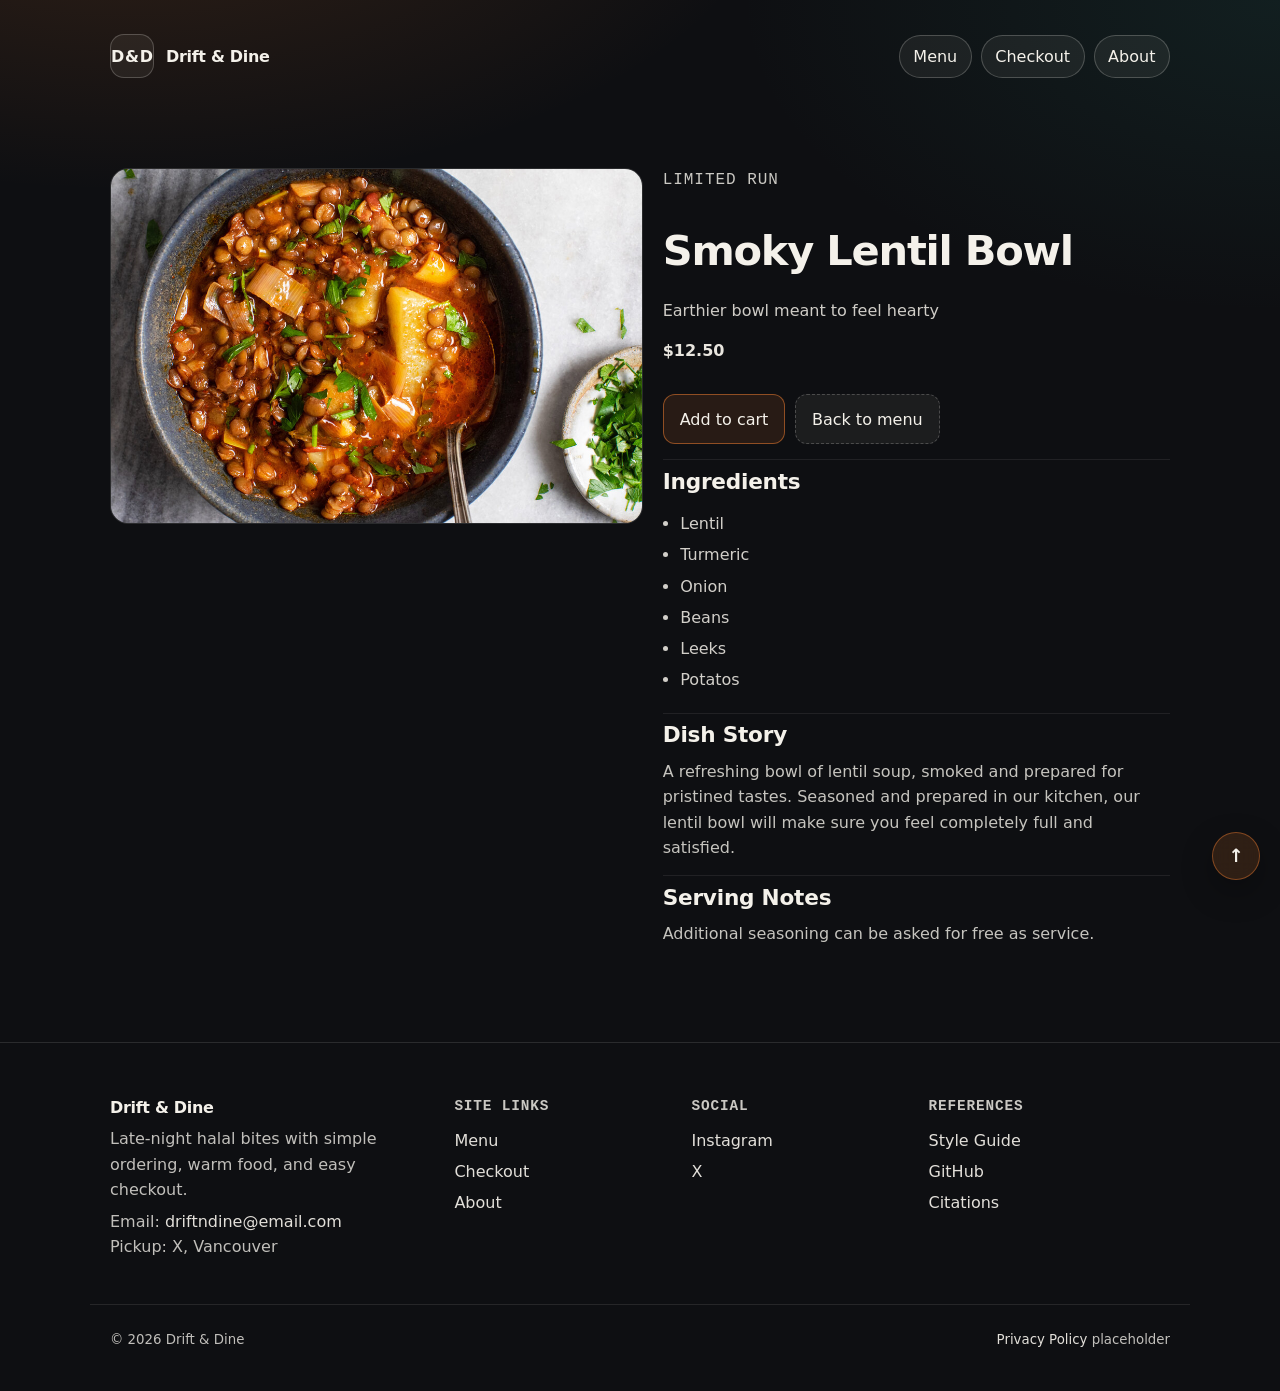
<file: smoky-lentil-bowl.html>
<!DOCTYPE html>
<html lang="en">
  <head>
    <meta charset="utf-8" />
    <meta name="viewport" content="width=device-width, initial-scale=1" />
    <title>Drift &amp; Dine - Smoky Lentil Bowl</title>
    <link rel="stylesheet" href="css/main.css" />
  </head>
  <body class="site">
    <header class="header header--overlay">
      <div class="container header__row">
        <a class="brand" href="index.html" aria-label="Drift &amp; Dine home">
          <span class="brand__mark" aria-hidden="true">D&amp;D</span>
          <span class="brand__text">
            <span class="brand__name">Drift &amp; Dine</span>
          </span>
        </a>
        <nav class="nav" aria-label="Primary">
          <a class="nav__link" href="prodlist.html">Menu</a>
          <a class="nav__link nav__link--cta" href="checkout.html">Checkout</a>
          <a class="nav__link" href="about.html">About</a>
        </nav>
      </div>
    </header>
    <main id="main">
      <section class="section">
        <div class="container detail">
          <div class="detail__media">
            <img src="img/smoky-lentil-bowl.jpg" alt="Smoky Lentil Bowl" />
          </div>
          <div class="detail__content">
            <p class="hero__kicker">Limited run</p>
            <h1 class="h1">Smoky Lentil Bowl</h1>
            <p class="detail__lead"> Earthier bowl meant to feel hearty</p>

            <div class="detail__meta">
              <span class="price">$12.50</span>
            </div>
            <div class="actions">
              <a class="btn btn--primary" href="checkout.html">Add to cart</a>
              <a class="btn btn--ghost" href="prodlist.html">Back to menu</a>
            </div>
            <section class="detail__section">
              <h2 class="section__title">Ingredients</h2>
              <ul class="bullets">
                <li>Lentil</li>
                <li>Turmeric</li>
                <li>Onion</li>
                <li>Beans</li>
                <li>Leeks</li>
                <li>Potatos</li>
              </ul>
            </section>
            <section class="detail__section">
              <h2 class="section__title">Dish Story</h2>
              <p class="section__hint"> A refreshing bowl of lentil soup, smoked and prepared for pristined tastes. Seasoned and prepared in our kitchen, our lentil bowl will make sure you feel completely full and satisfied.</p>
            </section>
            <section class="detail__section">
              <h2 class="section__title">Serving Notes</h2>
              <p class="section__hint">Additional seasoning can be asked for free as service.</p>
            </section>
          </div>
        </div>
      </section>
    </main>

    <a class="backtotop" href="#top" aria-label="Back to top">↑</a>
  </body>
</html>
 <footer class="footer" aria-label="Site footer">
      <div class="container footer__grid">
        <div class="footer__brand">
          <p class="footer__logo">Drift &amp; Dine</p>
          <p class="footer__muted">
            Late-night halal bites with simple ordering, warm food, and easy checkout.
          </p>
          <p class="footer__muted">
            Email: <a href="mailto:driftndine@email.com">driftndine@email.com</a><br />
            Pickup: X, Vancouver
          </p>
        </div>

        <nav class="footer__col" aria-label="Site links">
          <h2 class="footer__title">Site links</h2>
          <a href="prodlist.html">Menu</a>
          <a href="checkout.html">Checkout</a>
          <a href="about.html">About</a>
        </nav>

        <div class="footer__col" aria-label="Social links">
          <h2 class="footer__title">Social</h2>
          <a href="#">Instagram</a>
          <a href="#">X</a>
        </div>

        <div class="footer__col" aria-label="References">
          <h2 class="footer__title">References</h2>
          <a href="styleguide.html">Style Guide</a>
          <a href="https://github.com/MechaKT/IAT339-P02">GitHub</a>
          <a href="styleguide.html#citations">Citations</a>
        </div>
      </div>

      <div class="container footer__bar" aria-label="Footer legal">
        <p class="footer__muted"><small>© 2026 Drift &amp; Dine</small></p>
        <p class="footer__muted"><small><a href="#">Privacy Policy</a> placeholder</small></p>
      </div>
    </footer>
  </body>
</html>
</file>
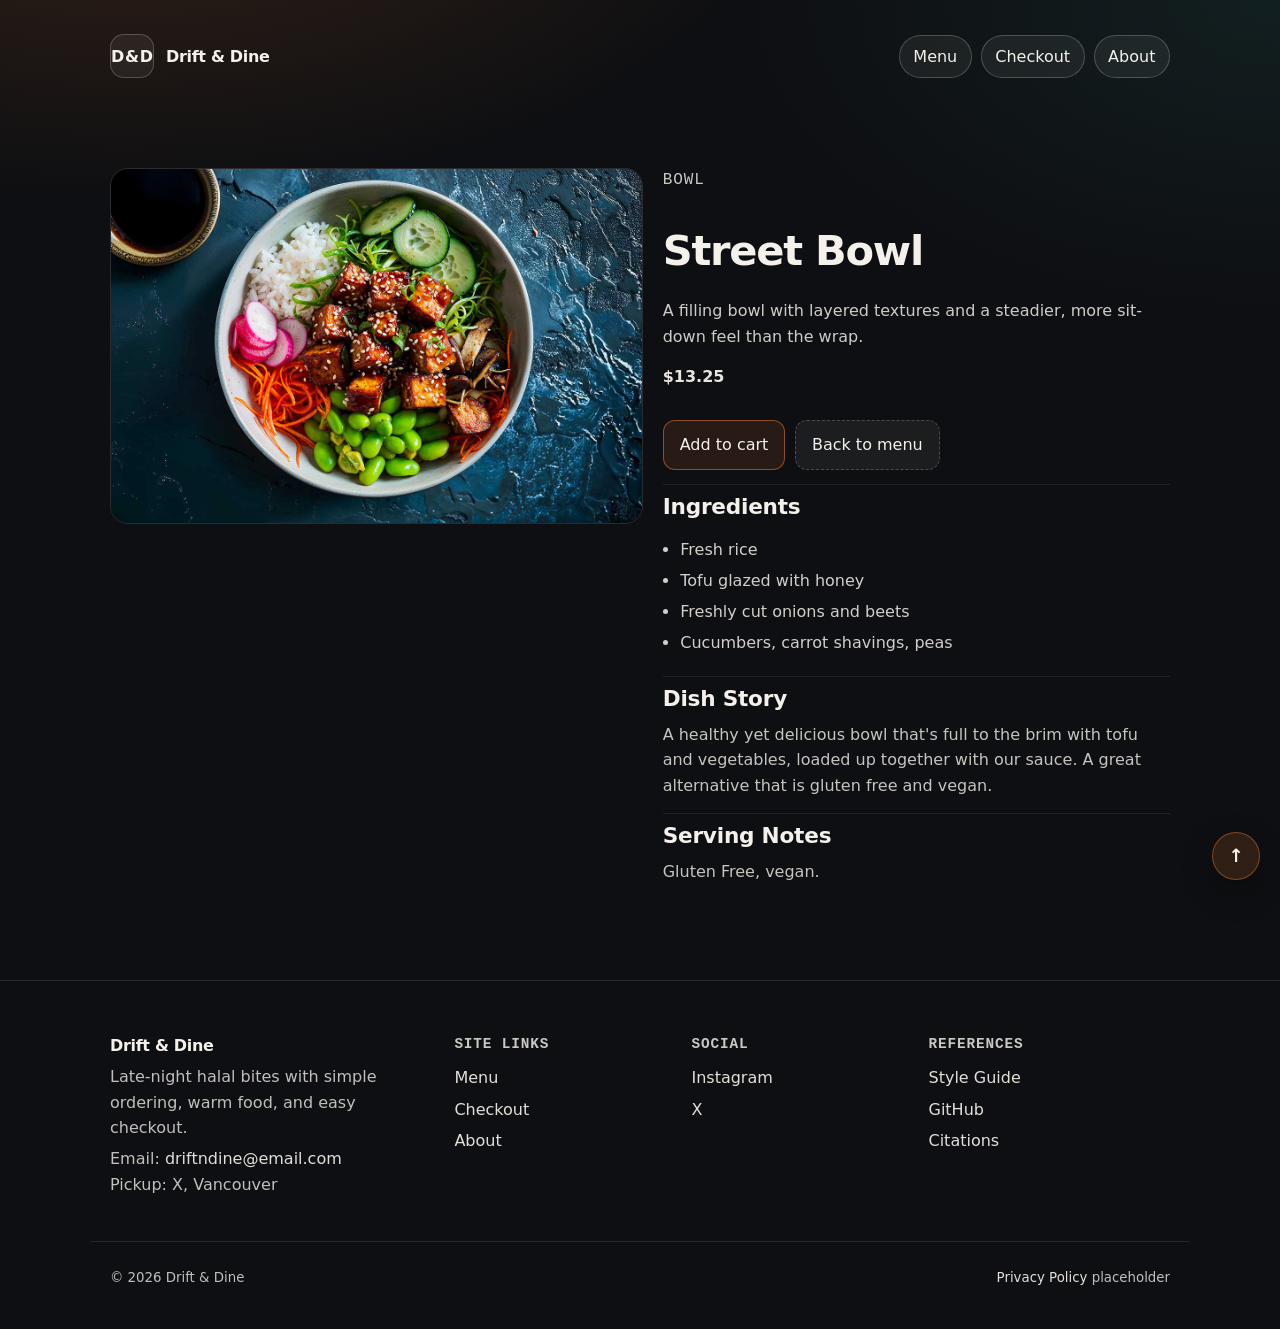
<file: street-bowl.html>
<!DOCTYPE html>
<html lang="en">
  <head>
    <meta charset="utf-8" />
    <meta name="viewport" content="width=device-width, initial-scale=1" />
    <title> Drift &amp; Dine - Street Bowl</title>
    <link rel="stylesheet" href="css/main.css" />
  </head>
  <body class="site">
    <header class="header header--overlay">
      <div class="container header__row">
        <a class="brand" href="index.html" aria-label="Drift &amp; Dine home">
          <span class="brand__mark" aria-hidden="true">D&amp;D</span>
          <span class="brand__text">
            <span class="brand__name">Drift &amp; Dine</span>
          </span>
        </a>
        <nav class="nav" aria-label="Primary">
          <a class="nav__link" href="prodlist.html">Menu</a>
          <a class="nav__link nav__link--cta" href="checkout.html">Checkout</a>
          <a class="nav__link" href="about.html">About</a>
        </nav>
      </div>
    </header>

    <main id="main">
      <section class="section">
        <div class="container detail">
          <div class="detail__media">
            <img src="img/street-bowl.jpg" alt="Street Bowl" />
          </div>
          <div class="detail__content">
            <p class="hero__kicker">Bowl</p>
            <h1 class="h1">Street Bowl</h1>
            <p class="detail__lead">A filling bowl with layered textures and a steadier, more sit-down feel than the wrap.</p>

            <div class="detail__meta">
              <span class="price">$13.25</span>
            
            </div>
            <div class="actions">
              <a class="btn btn--primary" href="checkout.html">Add to cart</a>
              <a class="btn btn--ghost" href="prodlist.html">Back to menu</a>
            </div>
            <section class="detail__section">
              <h2 class="section__title">Ingredients</h2>
              <ul class="bullets">
                <li>Fresh rice </li>
                <li>Tofu glazed with honey </li>
                <li>Freshly cut onions and beets</li>
                <li>Cucumbers, carrot shavings, peas</li>
              </ul>
            </section>

            <section class="detail__section">
              <h2 class="section__title">Dish Story</h2>
              <p class="section__hint"> A healthy yet delicious bowl that's full to the brim with tofu and vegetables, loaded up together with our sauce. A great alternative that is gluten free and vegan.</p>
            </section>

            <section class="detail__section">
              <h2 class="section__title">Serving Notes</h2>
              <p class="section__hint">Gluten Free, vegan.</p>
            </section>
          </div>
        </div>
      </section>
    </main>

    <a class="backtotop" href="#top" aria-label="Back to top">↑</a>
  </body>
</html>
 <footer class="footer" aria-label="Site footer">
      <div class="container footer__grid">
        <div class="footer__brand">
          <p class="footer__logo">Drift &amp; Dine</p>
          <p class="footer__muted">
            Late-night halal bites with simple ordering, warm food, and easy checkout.
          </p>
          <p class="footer__muted">
            Email: <a href="mailto:driftndine@email.com">driftndine@email.com</a><br />
            Pickup: X, Vancouver
          </p>
        </div>

        <nav class="footer__col" aria-label="Site links">
          <h2 class="footer__title">Site links</h2>
          <a href="prodlist.html">Menu</a>
          <a href="checkout.html">Checkout</a>
          <a href="about.html">About</a>
        </nav>

        <div class="footer__col" aria-label="Social links">
          <h2 class="footer__title">Social</h2>
          <a href="#">Instagram</a>
          <a href="#">X</a>
        </div>

        <div class="footer__col" aria-label="References">
          <h2 class="footer__title">References</h2>
          <a href="styleguide.html">Style Guide</a>
          <a href="https://github.com/MechaKT/IAT339-P02">GitHub</a>
          <a href="styleguide.html#citations">Citations</a>
        </div>
      </div>

      <div class="container footer__bar" aria-label="Footer legal">
        <p class="footer__muted"><small>© 2026 Drift &amp; Dine</small></p>
        <p class="footer__muted"><small><a href="#">Privacy Policy</a> placeholder</small></p>
      </div>
    </footer>
  </body>
</html>
</file>
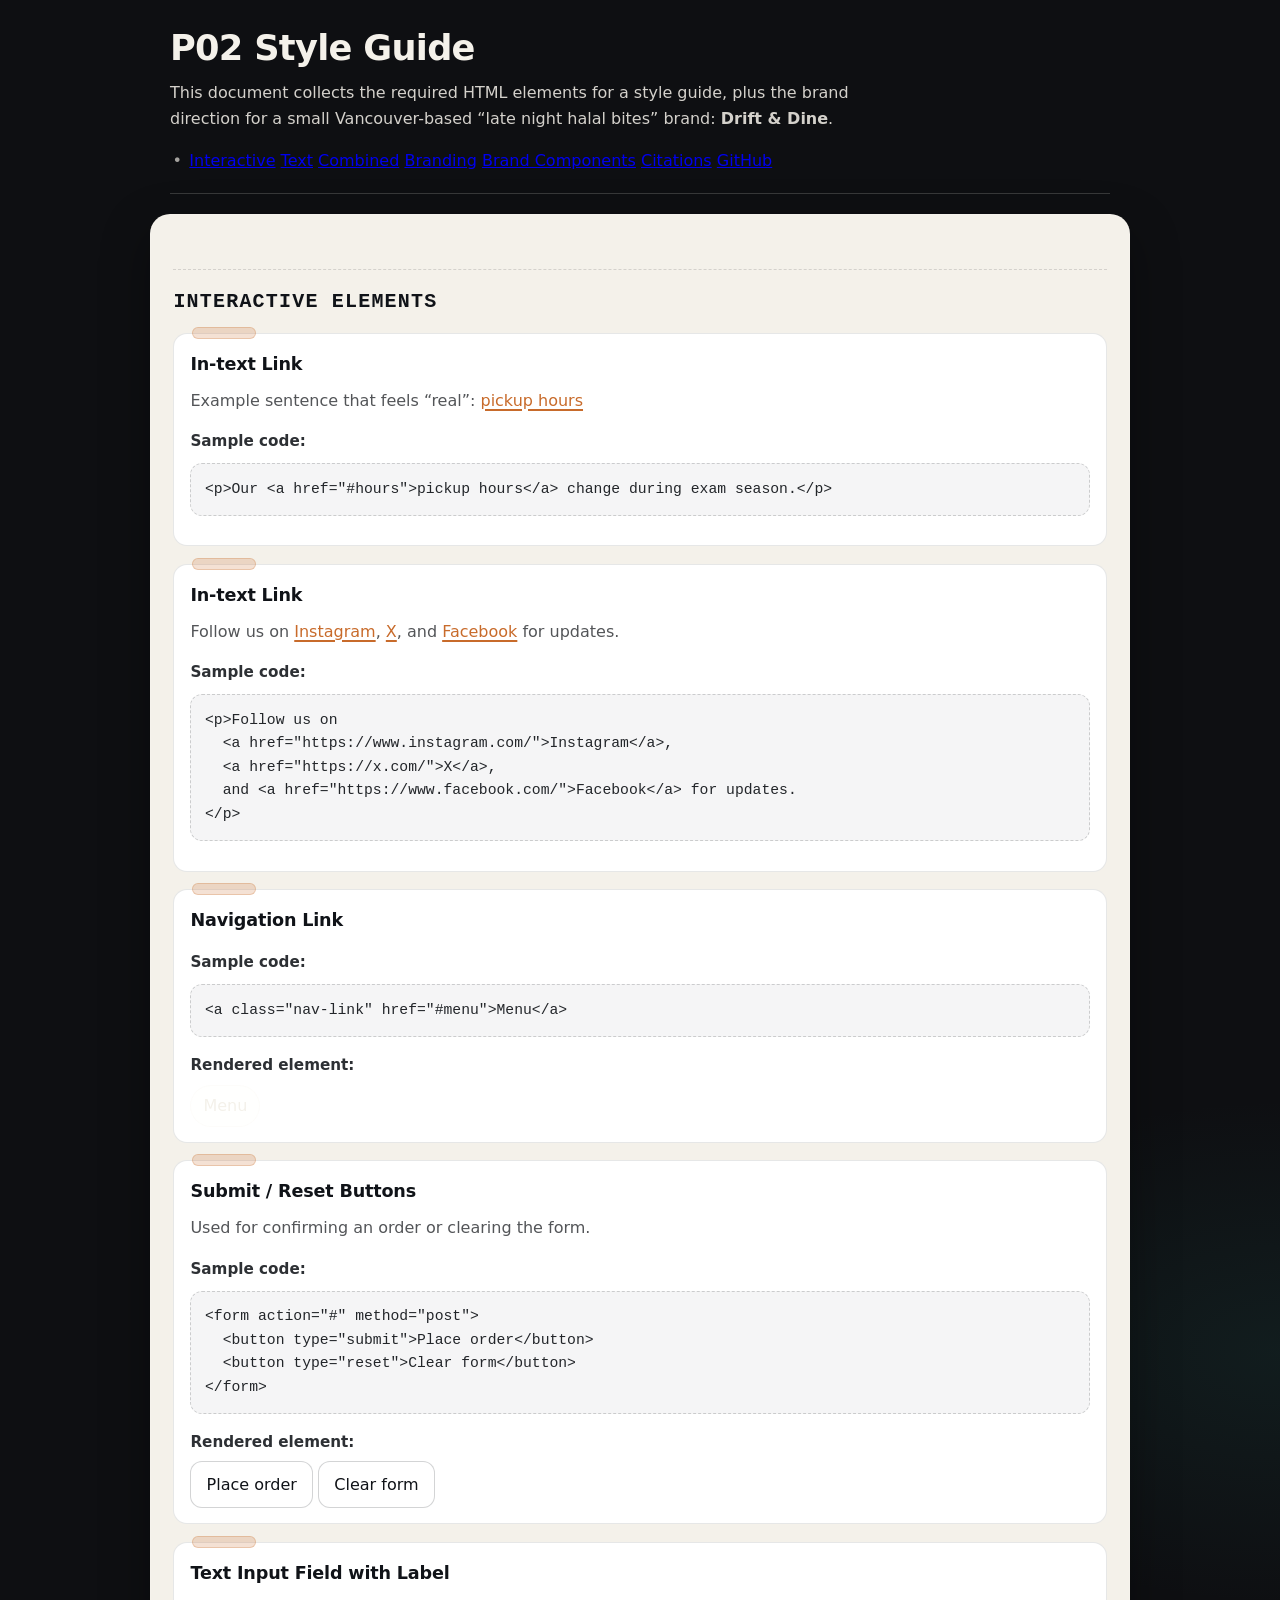
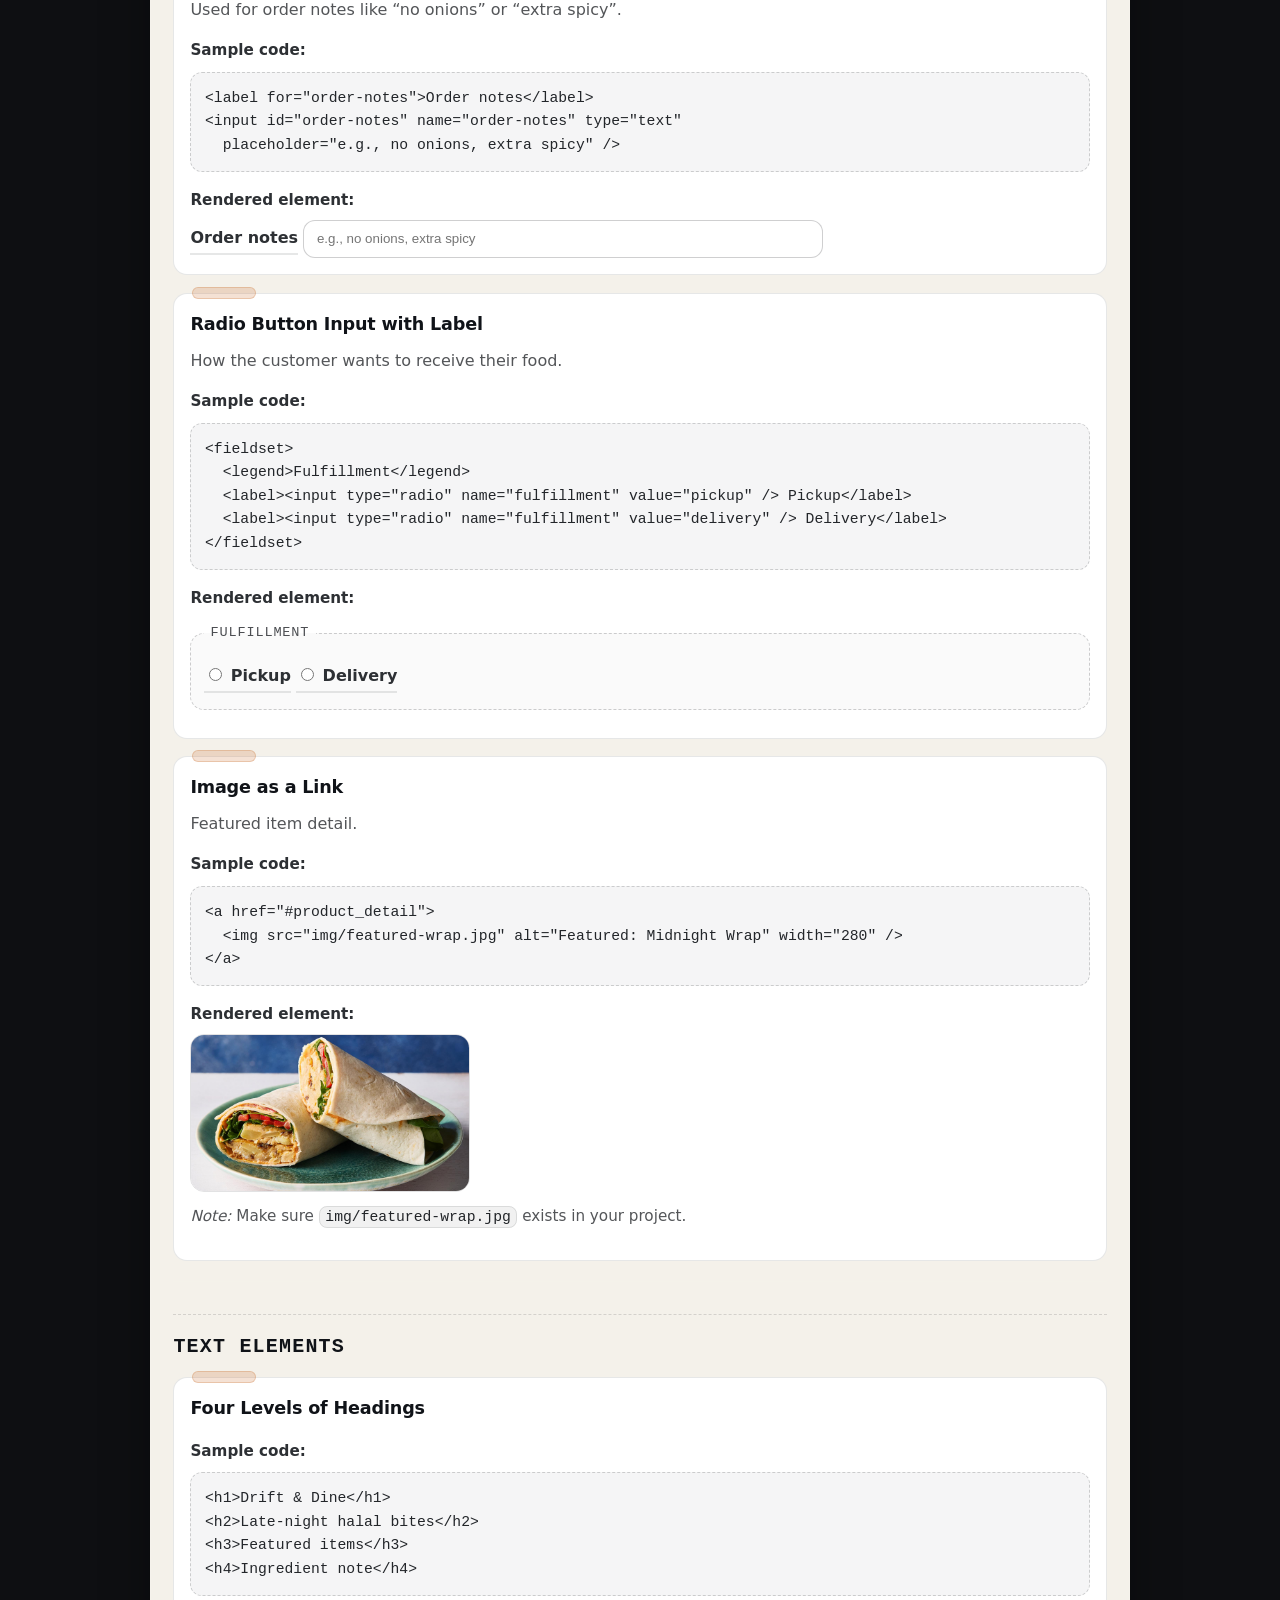
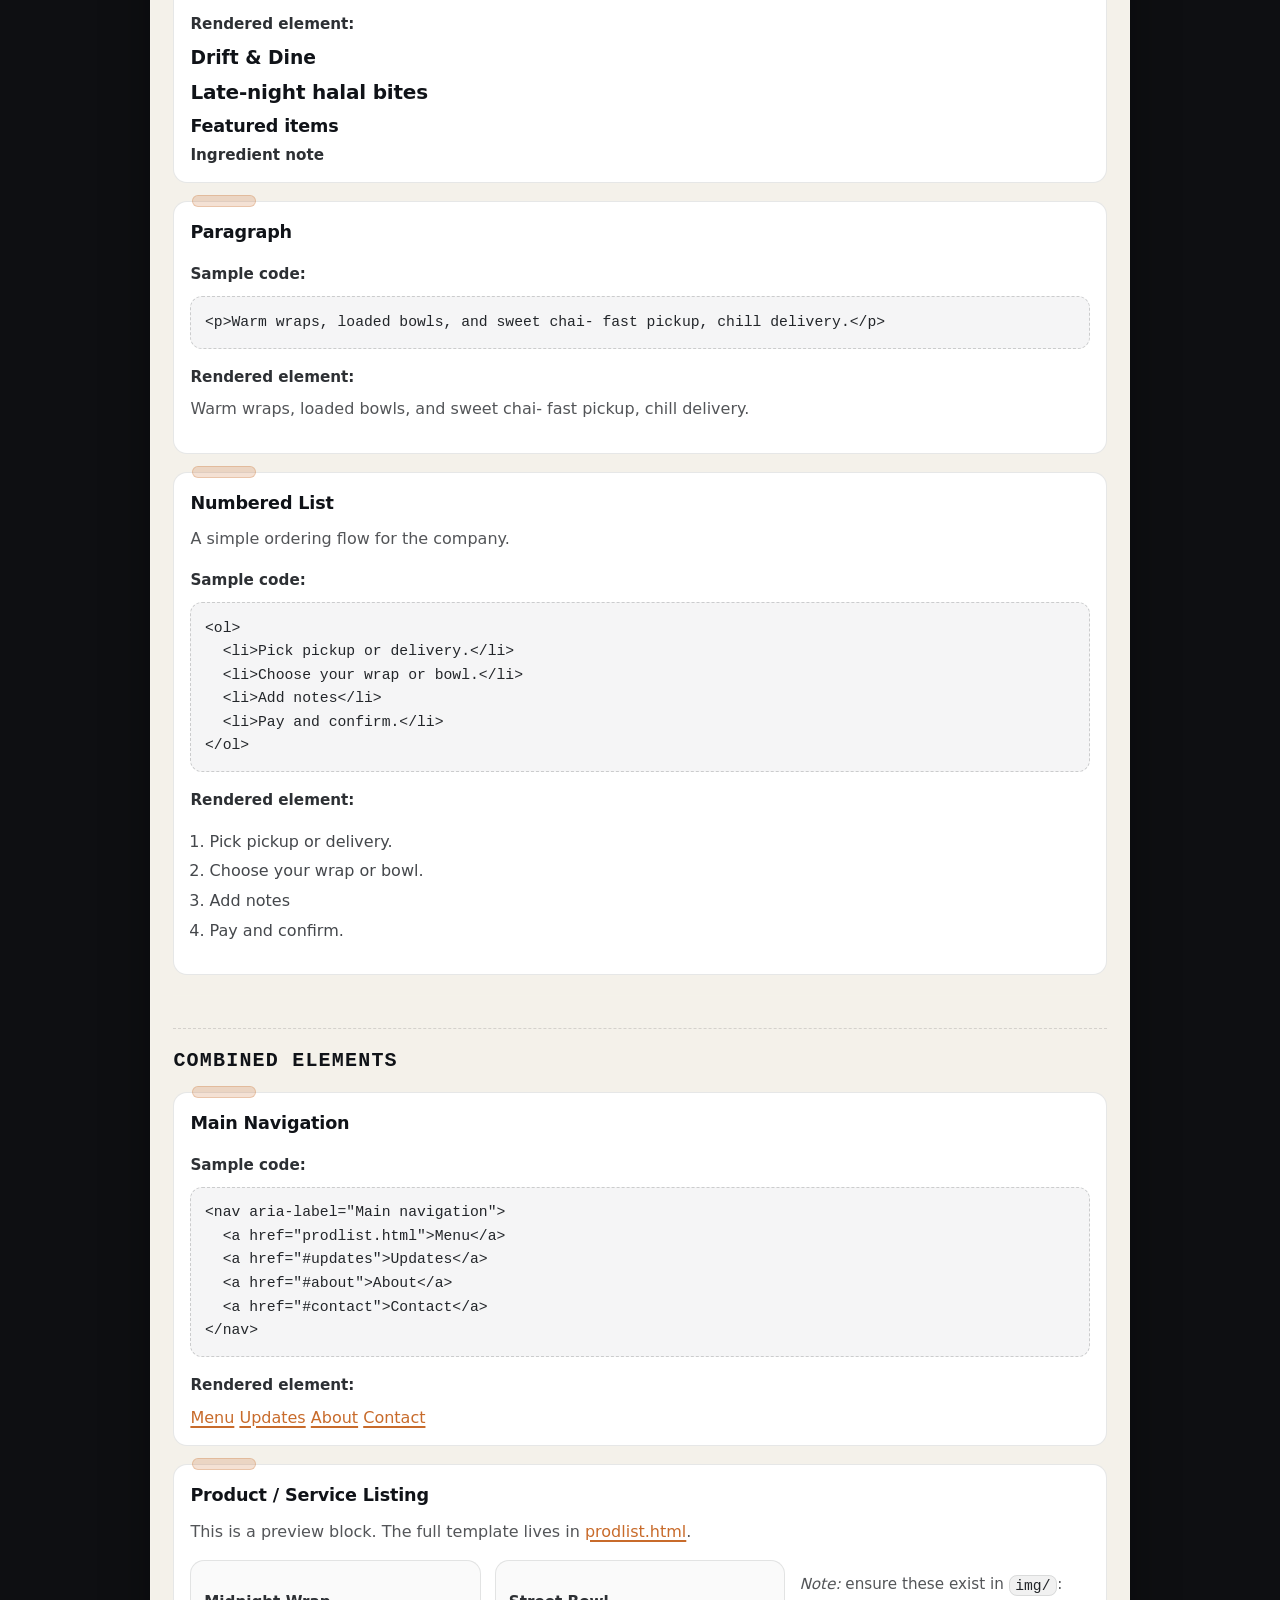
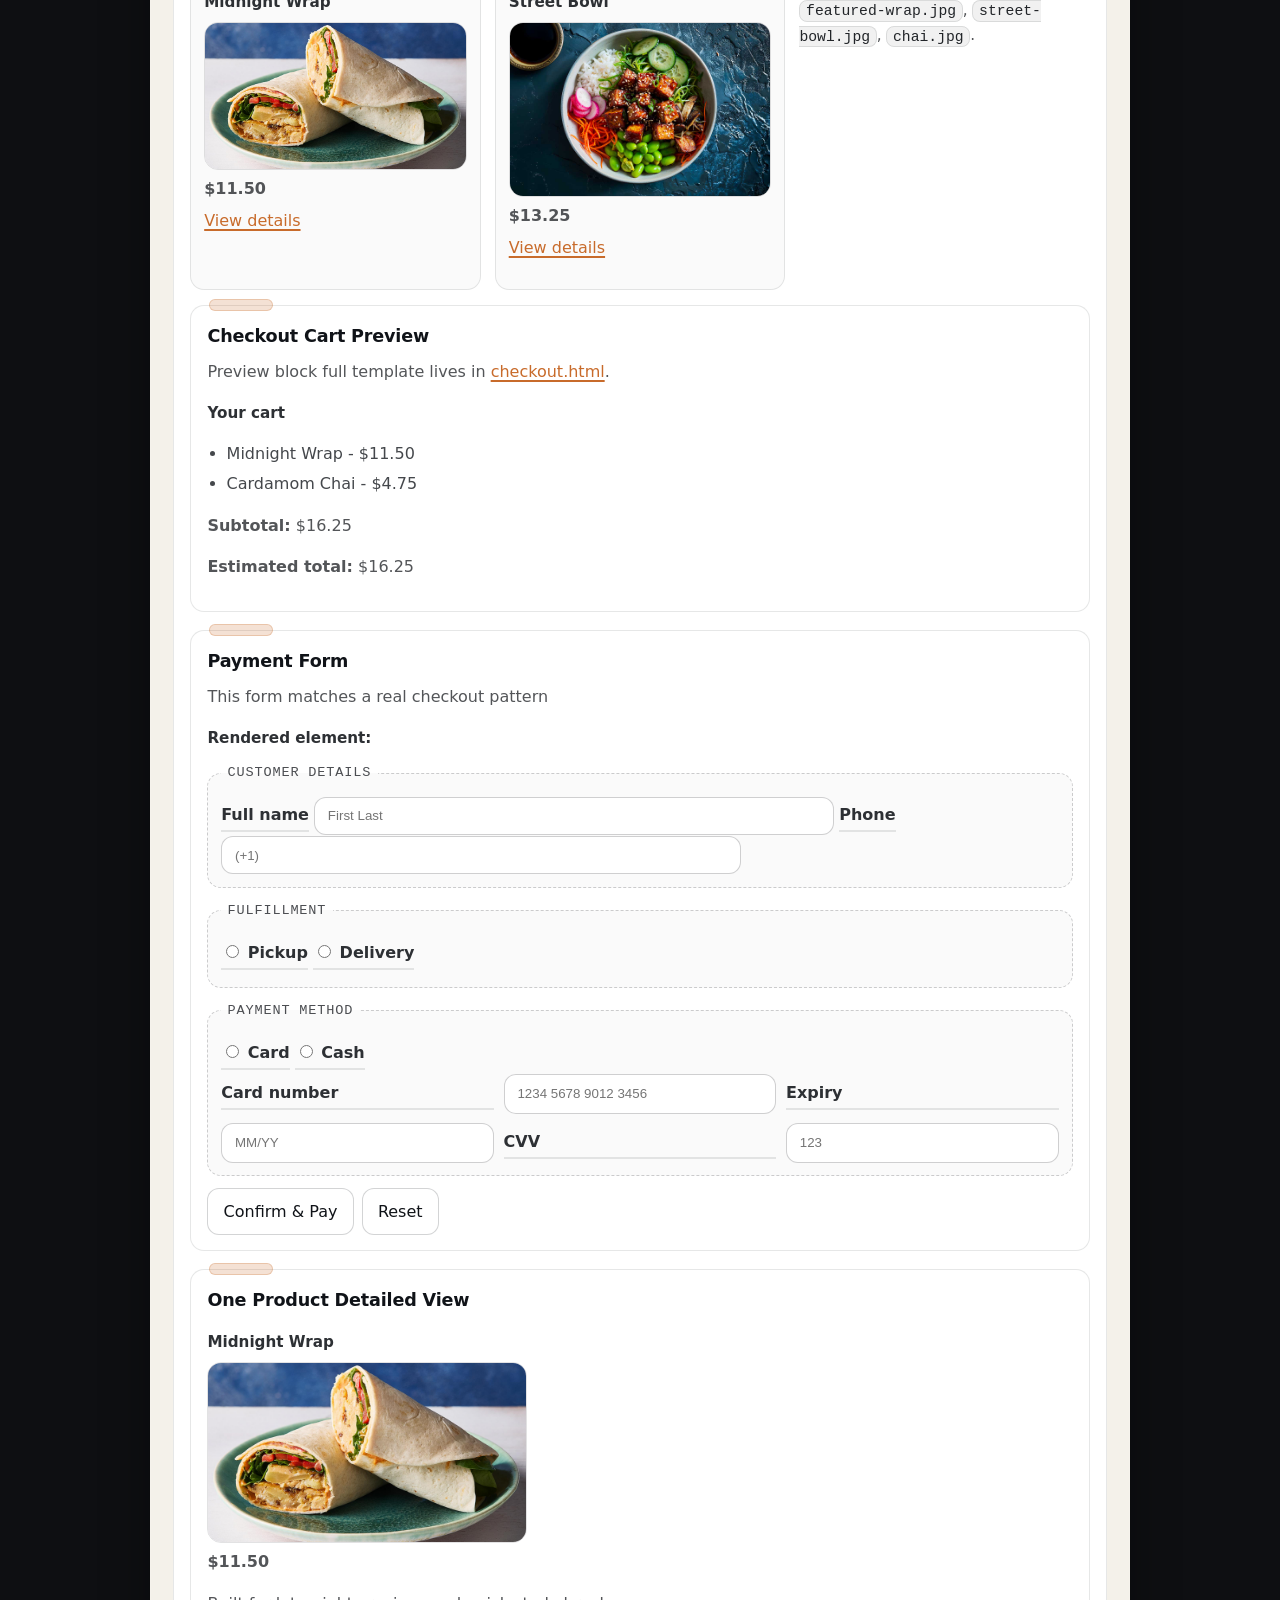
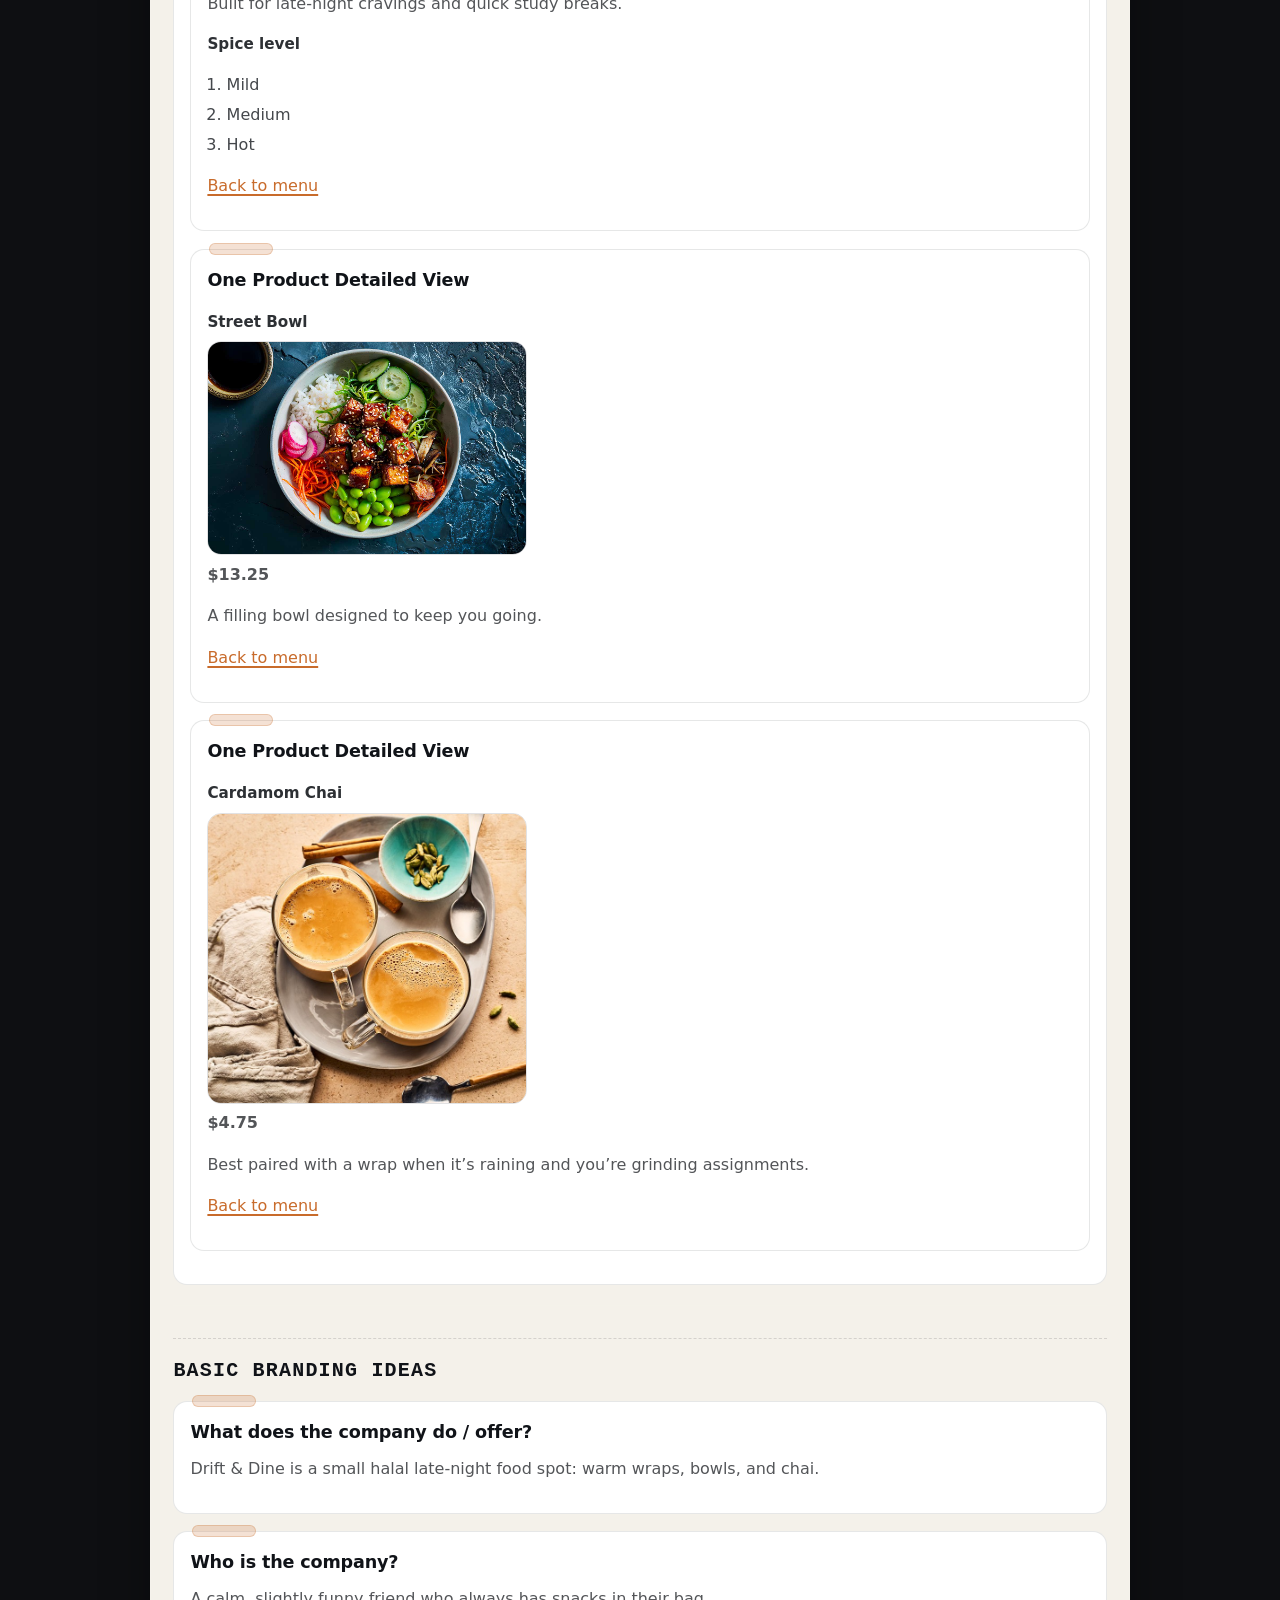
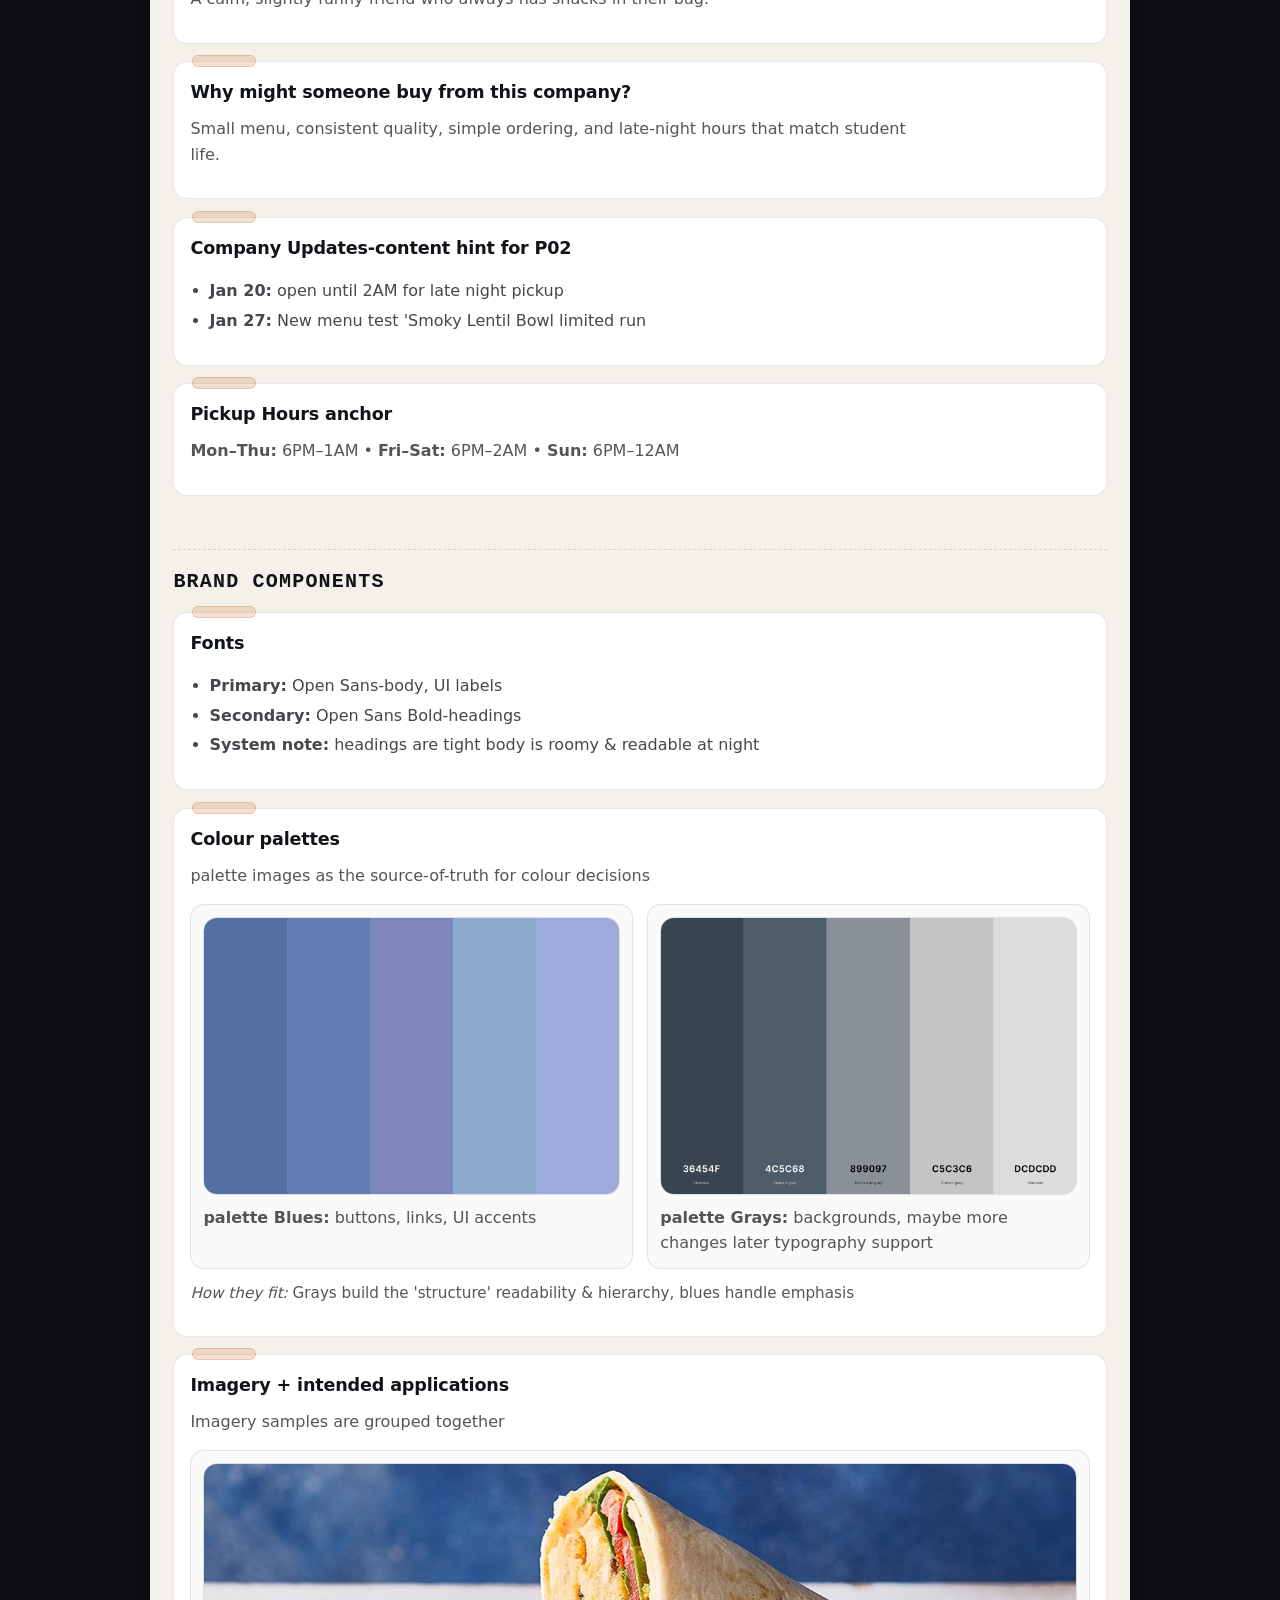
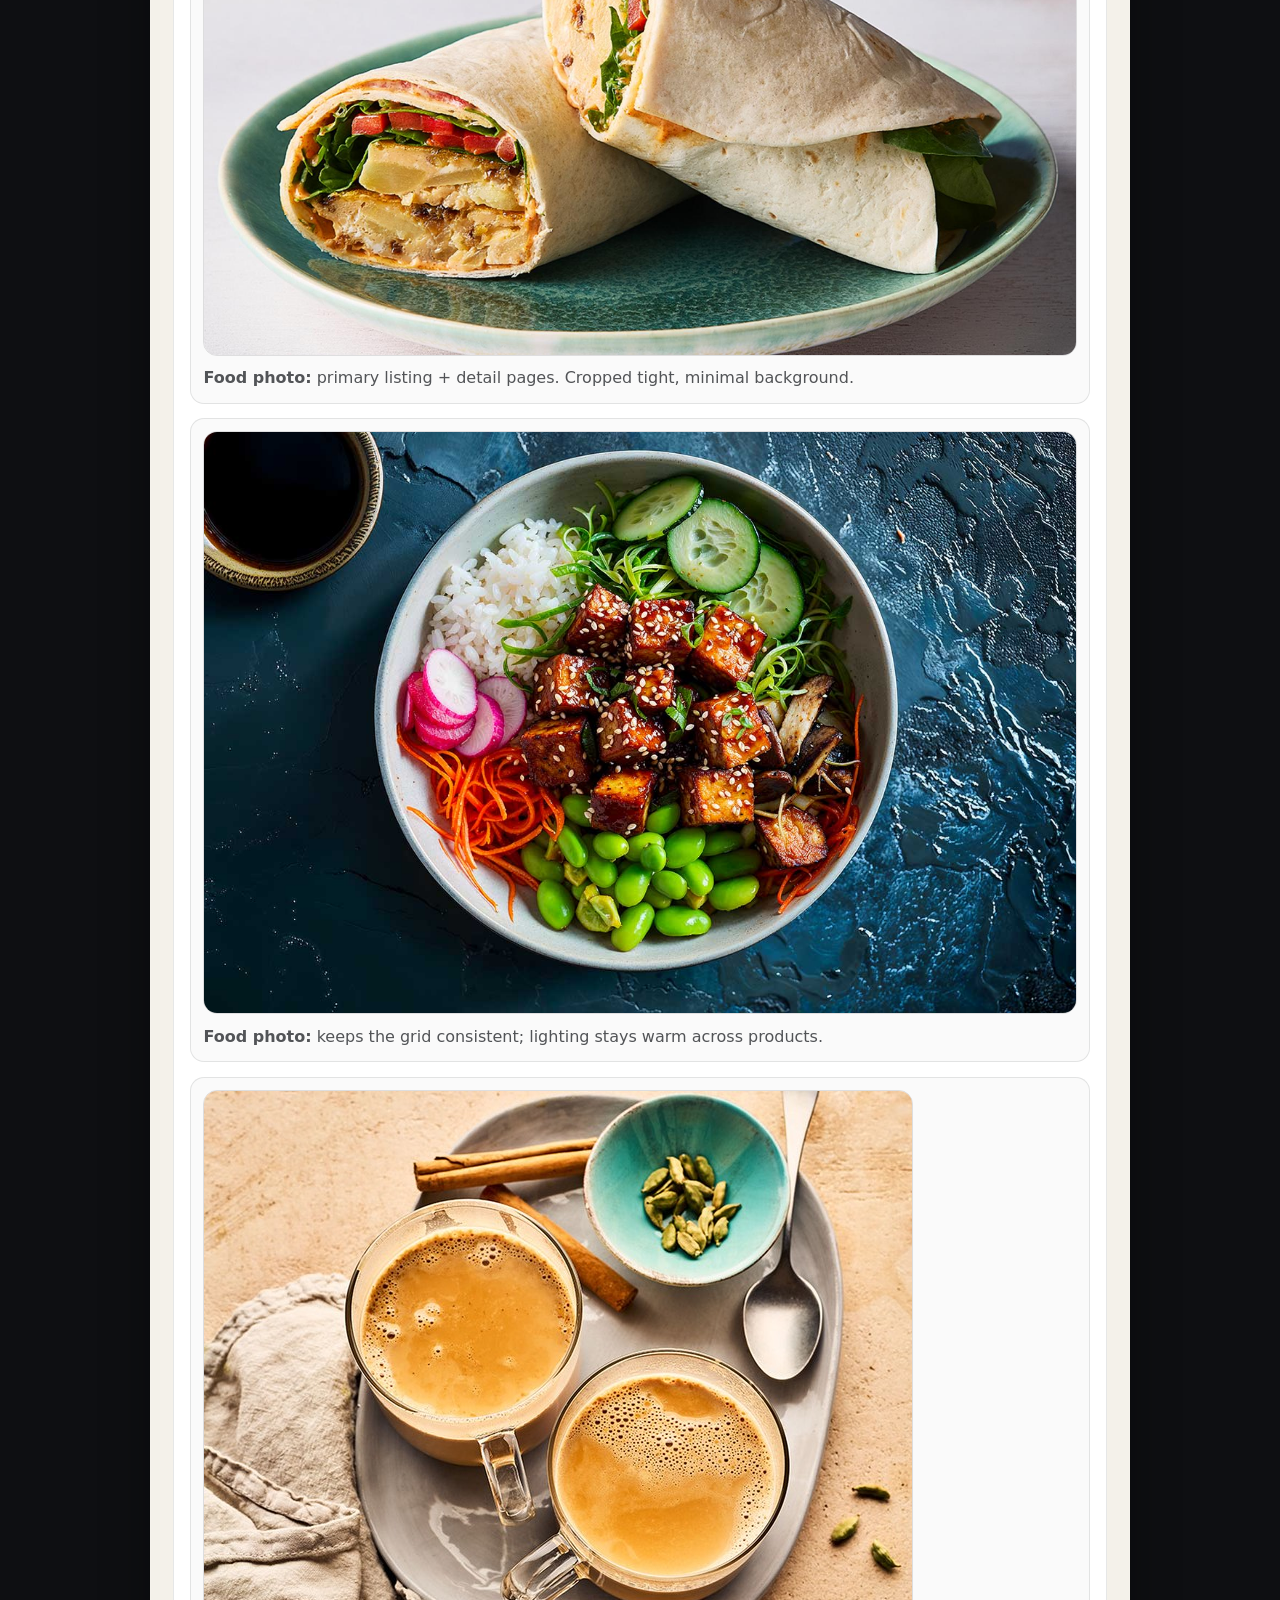
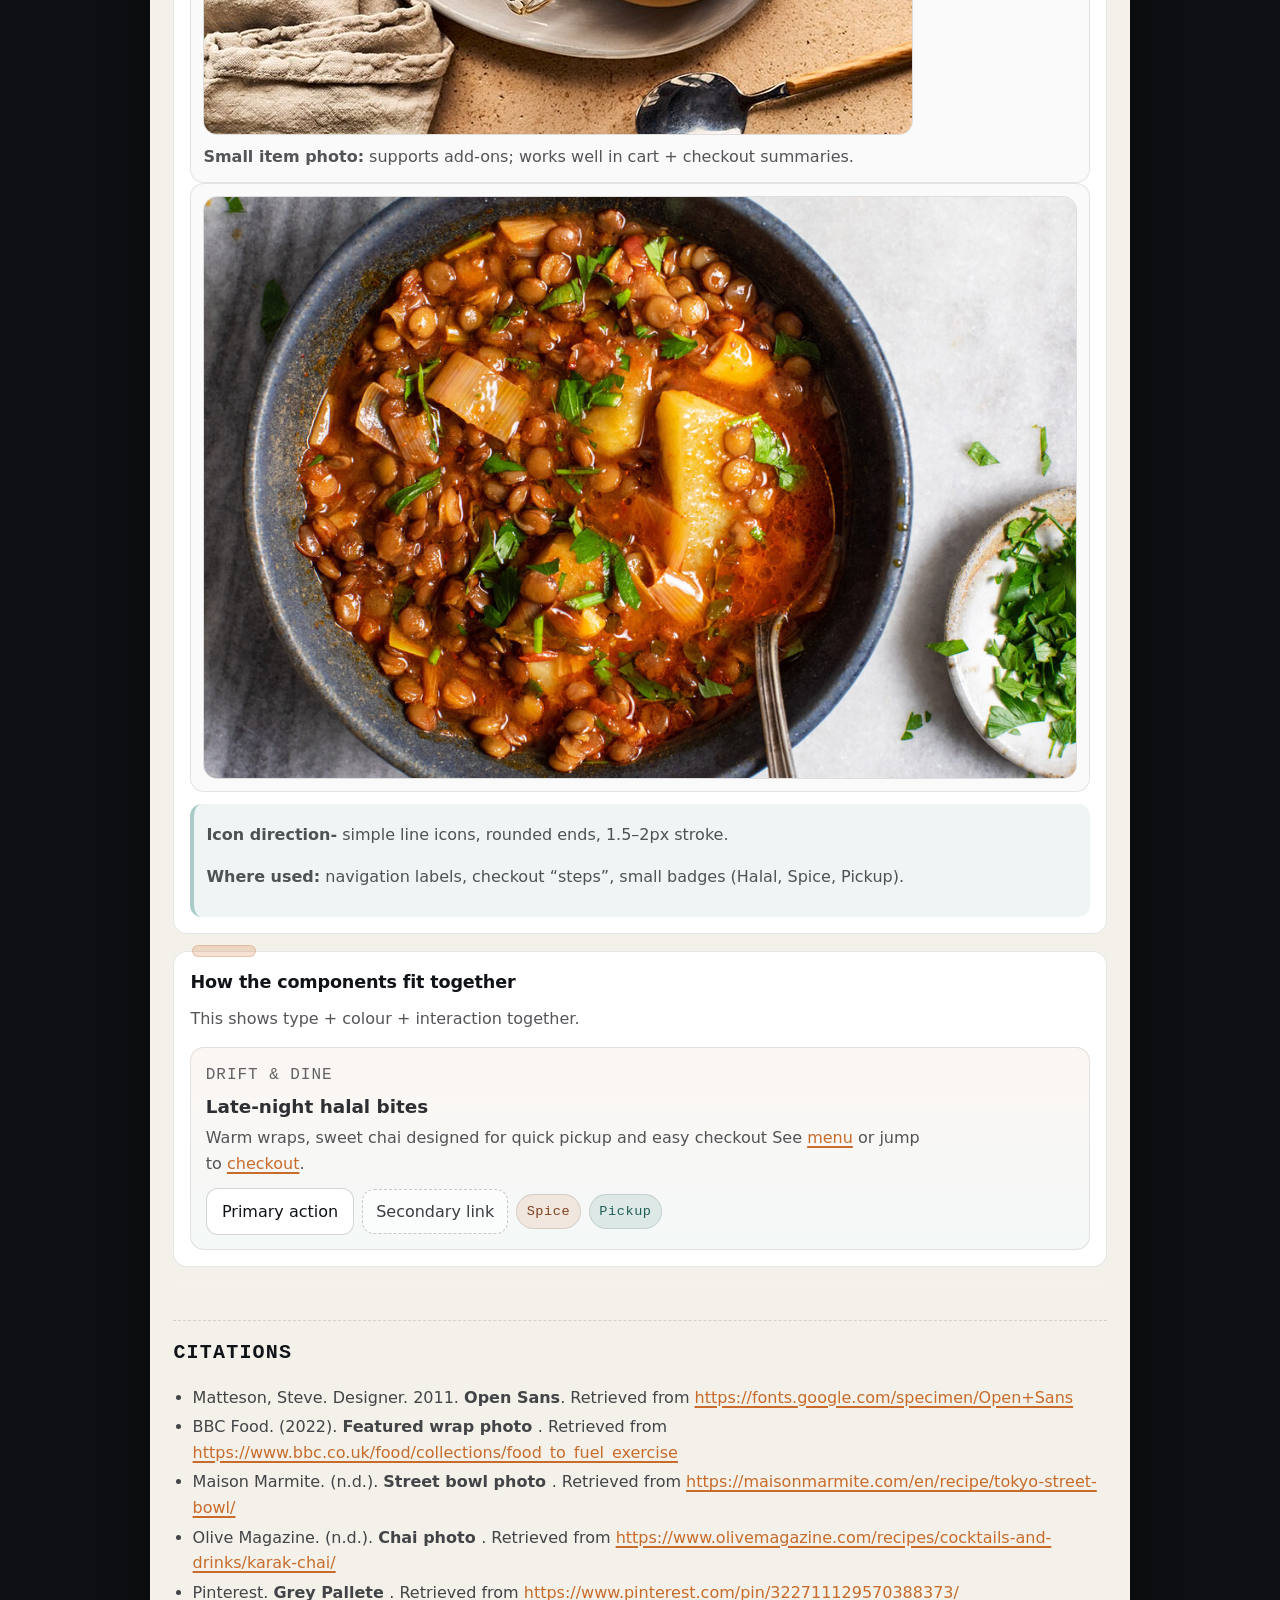
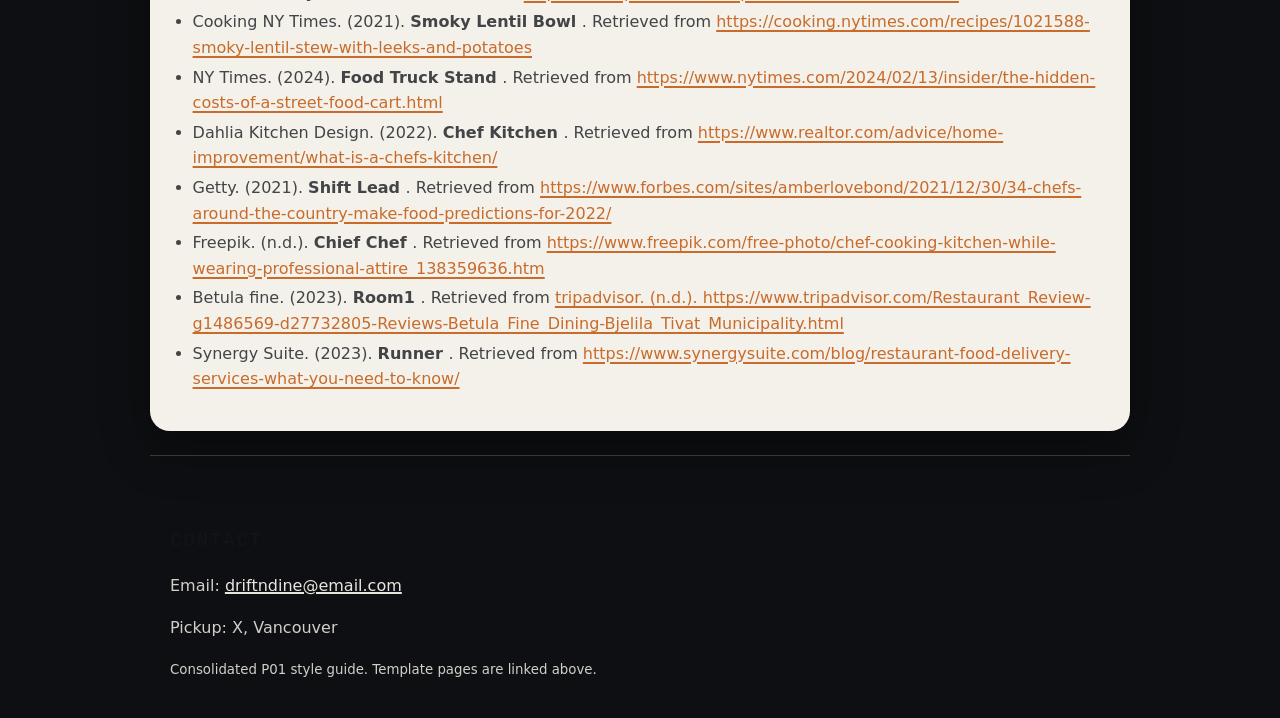
<file: styleguide.html>
<!DOCTYPE html>
<html lang="en">
  <head>
    <meta charset="utf-8" />
    <meta name="viewport" content="width=device-width, initial-scale=1" />
    <title>P02 -  Style Guide</title>
    <link href="css/styleguide.css" rel="stylesheet" />
  </head>

  <body>
    <header>
      <h1>P02 Style Guide</h1>
      <p>
        This document collects the required HTML elements for a style guide, plus the brand direction for
        a small Vancouver-based “late night halal bites” brand: <strong>Drift &amp; Dine</strong>.
      </p>

     

        <span class="nav-divider" aria-hidden="true">•</span>

        <a href="#interactive_elements">Interactive</a>
        <a href="#text_elements">Text</a>
        <a href="#combined_elements">Combined</a>
        <a href="#branding">Branding</a>
        <a href="#brand_components">Brand Components</a>
        <a href="#citations">Citations</a>
        <a href="https://github.com/MechaKT/IAT339-P02">GitHub</a>
      </nav>

      <hr />
    </header>

    <main>
      <!-- interactions added -->
      <section id="interactive_elements">
        <h2>Interactive Elements</h2>

        <section class="element">
          <h3>In-text Link</h3>
          <p>
            Example sentence that feels “real”: <a href="#hours">pickup hours</a>
          </p>

          <h4>Sample code:</h4>
          <pre><code>&lt;p&gt;Our &lt;a href="#hours"&gt;pickup hours&lt;/a&gt; change during exam season.&lt;/p&gt;</code></pre>
        </section>

        <section class="element">
          <h3>In-text Link</h3>
          <p>
            Follow us on <a href="https://www.instagram.com/">Instagram</a>, <a href="https://x.com/">X</a>,
            and <a href="https://www.facebook.com/">Facebook</a> for updates.
          </p>

          <h4>Sample code:</h4>
          <pre><code>&lt;p&gt;Follow us on
  &lt;a href="https://www.instagram.com/"&gt;Instagram&lt;/a&gt;,
  &lt;a href="https://x.com/"&gt;X&lt;/a&gt;,
  and &lt;a href="https://www.facebook.com/"&gt;Facebook&lt;/a&gt; for updates.
&lt;/p&gt;</code></pre>
        </section>

        <section class="element">
          <h3>Navigation Link</h3>

          <h4>Sample code:</h4>
          <pre><code>&lt;a class="nav-link" href="#menu"&gt;Menu&lt;/a&gt;</code></pre>

          <h4>Rendered element:</h4>
          <a class="nav-link" href="#menu">Menu</a>
        </section>

        <section class="element">
          <h3>Submit / Reset Buttons</h3>
          <p>Used for confirming an order or clearing the form.</p>

          <h4>Sample code:</h4>
          <pre><code>&lt;form action="#" method="post"&gt;
  &lt;button type="submit"&gt;Place order&lt;/button&gt;
  &lt;button type="reset"&gt;Clear form&lt;/button&gt;
&lt;/form&gt;</code></pre>

          <h4>Rendered element:</h4>
          <form action="#" method="post">
            <button type="submit">Place order</button>
            <button type="reset">Clear form</button>
          </form>
        </section>

        <section class="element">
          <h3>Text Input Field with Label</h3>
          <p>Used for order notes like “no onions” or “extra spicy”.</p>

          <h4>Sample code:</h4>
          <pre><code>&lt;label for="order-notes"&gt;Order notes&lt;/label&gt;
&lt;input id="order-notes" name="order-notes" type="text"
  placeholder="e.g., no onions, extra spicy" /&gt;</code></pre>

          <h4>Rendered element:</h4>
          <div>
            <label for="order-notes">Order notes</label>
            <input
              id="order-notes"
              name="order-notes"
              type="text"
              placeholder="e.g., no onions, extra spicy"
            />
          </div>
        </section>

        <section class="element">
          <h3>Radio Button Input with Label</h3>
          <p>How the customer wants to receive their food.</p>

          <h4>Sample code:</h4>
          <pre><code>&lt;fieldset&gt;
  &lt;legend&gt;Fulfillment&lt;/legend&gt;
  &lt;label&gt;&lt;input type="radio" name="fulfillment" value="pickup" /&gt; Pickup&lt;/label&gt;
  &lt;label&gt;&lt;input type="radio" name="fulfillment" value="delivery" /&gt; Delivery&lt;/label&gt;
&lt;/fieldset&gt;</code></pre>

          <h4>Rendered element:</h4>
          <fieldset>
            <legend>Fulfillment</legend>
            <label>
              <input type="radio" name="fulfillment" value="pickup" />
              Pickup
            </label>
            <label>
              <input type="radio" name="fulfillment" value="delivery" />
              Delivery
            </label>
          </fieldset>
        </section>

        <section class="element">
          <h3>Image as a Link</h3>
          <p>Featured item detail.</p>

          <h4>Sample code:</h4>
          <pre><code>&lt;a href="#product_detail"&gt;
  &lt;img src="img/featured-wrap.jpg" alt="Featured: Midnight Wrap" width="280" /&gt;
&lt;/a&gt;</code></pre>

          <h4>Rendered element:</h4>
          <a href="#product_detail">
            <img src="img/featured-wrap.jpg" alt="Featured: Midnight Wrap" width="280" />
          </a>

          <p class="note"><em>Note:</em> Make sure <code>img/featured-wrap.jpg</code> exists in your project.</p>
        </section>
      </section>

      <hr />

      <!-- textelements -->
      <section id="text_elements">
        <h2>Text Elements</h2>

        <section class="element">
          <h3>Four Levels of Headings</h3>

          <h4>Sample code:</h4>
          <pre><code>&lt;h1&gt;Drift &amp; Dine&lt;/h1&gt;
&lt;h2&gt;Late-night halal bites&lt;/h2&gt;
&lt;h3&gt;Featured items&lt;/h3&gt;
&lt;h4&gt;Ingredient note&lt;/h4&gt;</code></pre>

          <h4>Rendered element:</h4>
          <div class="type-demo" aria-label="Heading examples">
            <h1>Drift &amp; Dine</h1>
            <h2>Late-night halal bites</h2>
            <h3>Featured items</h3>
            <h4>Ingredient note</h4>
          </div>
        </section>

        <section class="element">
          <h3>Paragraph</h3>

          <h4>Sample code:</h4>
          <pre><code>&lt;p&gt;Warm wraps, loaded bowls, and sweet chai- fast pickup, chill delivery.&lt;/p&gt;</code></pre>

          <h4>Rendered element:</h4>
          <p>Warm wraps, loaded bowls, and sweet chai- fast pickup, chill delivery.</p>
        </section>

        <section class="element">
          <h3>Numbered List</h3>
          <p>A simple ordering flow for the company.</p>

          <h4>Sample code:</h4>
          <pre><code>&lt;ol&gt;
  &lt;li&gt;Pick pickup or delivery.&lt;/li&gt;
  &lt;li&gt;Choose your wrap or bowl.&lt;/li&gt;
  &lt;li&gt;Add notes&lt;/li&gt;
  &lt;li&gt;Pay and confirm.&lt;/li&gt;
&lt;/ol&gt;</code></pre>

          <h4>Rendered element:</h4>
          <ol>
            <li>Pick pickup or delivery.</li>
            <li>Choose your wrap or bowl.</li>
            <li>Add notes</li>
            <li>Pay and confirm.</li>
          </ol>
        </section>
      </section>

      <hr />

      <!-- combined  -->
      <section id="combined_elements">
        <h2>Combined Elements</h2>

        <section class="element">
          <h3>Main Navigation</h3>

          <h4>Sample code:</h4>
          <pre><code>&lt;nav aria-label="Main navigation"&gt;
  &lt;a href="prodlist.html"&gt;Menu&lt;/a&gt;
  &lt;a href="#updates"&gt;Updates&lt;/a&gt;
  &lt;a href="#about"&gt;About&lt;/a&gt;
  &lt;a href="#contact"&gt;Contact&lt;/a&gt;
&lt;/nav&gt;</code></pre>

          <h4>Rendered element:</h4>
          <nav aria-label="Main navigation">
            <a href="prodlist.html">Menu</a>
            <a href="#updates">Updates</a>
            <a href="#about">About</a>
            <a href="#contact">Contact</a>
          </nav>
        </section>

        <section class="element" id="menu">
          <h3>Product / Service Listing</h3>
          <p>This is a preview block. The full template lives in <a href="prodlist.html">prodlist.html</a>.</p>

          <section class="menu-grid" aria-label="Menu items">
            <article class="menu-card">
              <h4>Midnight Wrap</h4>
              <a href="#product_detail">
                <img src="img/featured-wrap.jpg" alt="Midnight Wrap photo" width="280" />
              </a>
              <p class="price"><strong>$11.50</strong></p>
              <p><a href="#product_detail">View details</a></p>
            </article>

            <article class="menu-card">
              <h4>Street Bowl</h4>
              <a href="#street_bowl_detail">
                <img src="img/street-bowl.jpg" alt="Street Bowl photo" width="280" />
              </a>
              <p class="price"><strong>$13.25</strong></p>
              <p><a href="#street_bowl_detail">View details</a></p>
            </article>

           
             

          <p class="note">
            <em>Note:</em> ensure these exist in <code>img/</code>:
            <code>featured-wrap.jpg</code>, <code>street-bowl.jpg</code>, <code>chai.jpg</code>.
          </p>
        </section>

        <section class="element">
          <h3>Checkout Cart Preview</h3>
          <p>Preview block full template lives in <a href="checkout.html">checkout.html</a>.</p>

          <section aria-label="Cart">
            <h4>Your cart</h4>
            <ul>
              <li><span>Midnight Wrap</span> - <span>$11.50</span></li>
              <li><span>Cardamom Chai</span> - <span>$4.75</span></li>
            </ul>

            <p><strong>Subtotal:</strong> $16.25</p>
            <p><strong>Estimated total:</strong> $16.25</p>
          </section>
        </section>

        <section class="element">
          <h3>Payment Form </h3>
          <p>This form matches a real checkout pattern </p>

          <h4>Rendered element:</h4>
          <form action="#" method="post" aria-label="Payment form">
            <fieldset>
              <legend>Customer details</legend>

              <label for="full-name">Full name</label>
              <input id="full-name" name="full-name" type="text" placeholder="First Last" />

              <label for="phone">Phone</label>
              <input id="phone" name="phone" type="tel" placeholder="(+1)" />
            </fieldset>

            <fieldset>
              <legend>Fulfillment</legend>

              <label>
                <input type="radio" name="fulfillment2" value="pickup" />
                Pickup
              </label>

              <label>
                <input type="radio" name="fulfillment2" value="delivery" />
                Delivery
              </label>
            </fieldset>

            <fieldset>
              <legend>Payment method</legend>

              <label>
                <input type="radio" name="pay" value="card" />
                Card
              </label>

              <label>
                <input type="radio" name="pay" value="cash" />
                Cash
              </label>

              <div class="pay-fields" aria-label="Card fields">
                <label for="card-num">Card number</label>
                <input id="card-num" name="card-num" type="text" placeholder="1234 5678 9012 3456" />

                <label for="card-exp">Expiry</label>
                <input id="card-exp" name="card-exp" type="text" placeholder="MM/YY" />

                <label for="card-cvv">CVV</label>
                <input id="card-cvv" name="card-cvv" type="text" placeholder="123" />
              </div>
            </fieldset>

            <div class="button-row">
              <button type="submit">Confirm &amp; Pay</button>
              <button type="reset">Reset</button>
            </div>
          </form>
        </section>
       <section class="element" id="product_detail">
          <h3>One Product Detailed View</h3>
          <article>
            <h4>Midnight Wrap</h4>
            <img src="img/featured-wrap.jpg" alt="Midnight Wrap photo" width="320" />
            <p><strong>$11.50</strong></p>
            <p>Built for late-night cravings and quick study breaks.</p>

            <h4>Spice level</h4>
            <ol>
              <li>Mild</li>
              <li>Medium</li>
              <li>Hot</li>
            </ol>

            <p><a href="#menu">Back to menu</a></p>
          </article>
        </section>

        <section class="element" id="street_bowl_detail">
          <h3>One Product Detailed View</h3>
          <article>
            <h4>Street Bowl</h4>
            <img src="img/street-bowl.jpg" alt="Street Bowl photo" width="320" />
            <p><strong>$13.25</strong></p>
            <p>A filling bowl designed to keep you going.</p>
            <p><a href="#menu">Back to menu</a></p>
          </article>
        </section>

        <section class="element" id="chai_detail">
          <h3>One Product Detailed View</h3>
          <article>
            <h4>Cardamom Chai</h4>
            <img src="img/chai.jpg" alt="Cardamom chai photo" width="320" />
            <p><strong>$4.75</strong></p>
            <p>Best paired with a wrap when it’s raining and you’re grinding assignments.</p>
            <p><a href="#menu">Back to menu</a></p>
          </article>
        </section>
      </section>

      <hr />

      <!-- brandin -->
      <section id="branding">
        <h2>Basic Branding Ideas</h2>

        <section class="element" id="about">
          <h3>What does the company do / offer?</h3>
          <p>Drift &amp; Dine is a small halal late-night food spot: warm wraps, bowls, and chai.</p>
        </section>

        <section class="element">
          <h3>Who is the company?</h3>
          <p>A calm, slightly funny friend who always has snacks in their bag.</p>
        </section>

        <section class="element">
          <h3>Why might someone buy from this company?</h3>
          <p>Small menu, consistent quality, simple ordering, and late-night hours that match student life.</p>
        </section>

        <section class="element" id="updates">
          <h3>Company Updates-content hint for P02</h3>
          <ul>
            <li><strong>Jan 20:</strong> open until 2AM for late night pickup</li>
            <li><strong>Jan 27:</strong> New menu test 'Smoky Lentil Bowl limited run</li>
          </ul>
        </section>

        <section class="element" id="hours">
          <h3>Pickup Hours anchor</h3>
          <p>
            <strong>Mon–Thu:</strong> 6PM–1AM • <strong>Fri–Sat:</strong> 6PM–2AM • <strong>Sun:</strong> 6PM–12AM
          </p>
        </section>
      </section>

      <hr />

      <!-- Brand comp -->
      <section id="brand_components">
        <h2>Brand Components</h2>

        <section class="element">
          <h3>Fonts</h3>
          <ul>
            <li><strong>Primary:</strong> Open Sans-body, UI labels</li>
            <li><strong>Secondary:</strong> Open Sans Bold-headings</li>
            <li><strong>System note:</strong> headings are tight body is roomy &amp; readable at night</li>
          </ul>
        </section>

<section class="element">
  <h3>Colour palettes</h3>
  <p>palette images as the source-of-truth for colour decisions</p>

  <div class="palette-grid" aria-label="Colour palette images">
    <figure class="palette-card">
      <img src="img/blue.png" alt="Blue palette with 5 vertical colour bars." />
      <figcaption>
        <strong> palette Blues:</strong> buttons, links, UI accents
      </figcaption>
    </figure>

    <figure class="palette-card">
      <img src="img/gray.png" alt="Gray palette with 4 vertical neutral bars." />
      <figcaption>
        <strong> palette Grays:</strong> backgrounds, maybe more changes later typography support
      </figcaption>
    </figure>
  </div>

  <p class="note">
    <em>How they fit:</em> Grays build the 'structure' readability & hierarchy, blues handle emphasis 
  </p>
</section>


        <section class="element">
          <h3>Imagery + intended applications</h3>
          <p>Imagery samples are grouped together</p>

          <div class="image-stack" aria-label="Imagery examples">
            <figure class="img-block">
              <img src="img/featured-wrap.jpg" alt="Warm close-up food photo of a wrap" />
              <figcaption><strong>Food photo:</strong> primary listing + detail pages. Cropped tight, minimal background.</figcaption>
            </figure>

            <figure class="img-block">
              <img src="img/street-bowl.jpg" alt="Warm close-up food photo of a bowl" />
              <figcaption><strong>Food photo:</strong> keeps the grid consistent; lighting stays warm across products.</figcaption>
            </figure>

            <figure class="img-block">
              <img src="img/chai.jpg" alt="Warm close-up photo of chai" />
              <figcaption><strong>Small item photo:</strong> supports add-ons; works well in cart + checkout summaries.</figcaption>
            </figure>
          </div>
 <figure class="img-block">
              <img src="img/smoky-lentil-bowl.jpg" alt="Warm close-up photo of chai" />
            </figure>
          </div>
          <div class="icon-notes" aria-label="Icon direction notes">
            <p><strong>Icon direction-</strong> simple line icons, rounded ends, 1.5–2px stroke.</p>
            <p><strong>Where used:</strong> navigation labels, checkout “steps”, small badges (Halal, Spice, Pickup).</p>
          </div>
        </section>

        <section class="element">
          <h3>How the components fit together</h3>
          <p>This shows type + colour + interaction together.</p>

          <div class="brand-preview" aria-label="Brand preview">
            <div class="preview-head">
              <p class="preview-kicker">Drift &amp; Dine</p>
              <h4 class="preview-title">Late-night halal bites</h4>
              <p class="preview-body">
                Warm wraps, sweet chai designed for quick pickup and easy checkout
                See <a href="#menu">menu</a> or jump to <a href="checkout.html">checkout</a>.
              </p>
            </div>

            <div class="preview-actions">
              <button type="button">Primary action</button>
              <a class="ghost-link" href="#hours">Secondary link</a>
              <span class="badge badge-spice">Spice</span>
              <span class="badge badge-info">Pickup</span>
            </div>
          </div>
        </section>
      </section>

      <hr />

      <!-- citations -->
      <section id="citations">
        <h2>Citations</h2>
        <ul>
          <li>
            Matteson, Steve. Designer. 2011. <strong>Open Sans</strong>. Retrieved from
            <a href="https://fonts.google.com/specimen/Open+Sans">https://fonts.google.com/specimen/Open+Sans</a>
          </li>
          <li>
            BBC Food. (2022). <strong>Featured wrap photo </strong>. Retrieved from
            <a href="https://www.bbc.co.uk/food/collections/food_to_fuel_exercise">https://www.bbc.co.uk/food/collections/food_to_fuel_exercise</a>
          </li>
          <li>
            Maison Marmite. (n.d.). <strong>Street bowl photo </strong>. Retrieved from
            <a href="https://maisonmarmite.com/en/recipe/tokyo-street-bowl/">https://maisonmarmite.com/en/recipe/tokyo-street-bowl/</a>
          </li>
          <li>
            Olive Magazine. (n.d.). <strong>Chai photo </strong>. Retrieved from
            <a href="https://www.olivemagazine.com/recipes/cocktails-and-drinks/karak-chai/">https://www.olivemagazine.com/recipes/cocktails-and-drinks/karak-chai/</a>
          </li>
          
          <li>
            Pinterest. <strong>Grey Pallete </strong>. Retrieved from
            <a href="https://www.pinterest.com/pin/322711129570388373/">https://www.pinterest.com/pin/322711129570388373/</a>
          </li>
          
          <li>
            Cooking NY Times. (2021). <strong>Smoky Lentil Bowl </strong>. Retrieved from 
            <a href="https://cooking.nytimes.com/recipes/1021588-smoky-lentil-stew-with-leeks-and-potatoes">https://cooking.nytimes.com/recipes/1021588-smoky-lentil-stew-with-leeks-and-potatoes</a>
          </li>

          <li>
            NY Times. (2024). <strong>Food Truck Stand </strong>. Retrieved from 
            <a href="https://www.nytimes.com/2024/02/13/insider/the-hidden-costs-of-a-street-food-cart.html">https://www.nytimes.com/2024/02/13/insider/the-hidden-costs-of-a-street-food-cart.html</a>
          </li>

          <li>
            Dahlia Kitchen Design. (2022). <strong>Chef Kitchen </strong>. Retrieved from 
            <a href="https://www.realtor.com/advice/home-improvement/what-is-a-chefs-kitchen/">https://www.realtor.com/advice/home-improvement/what-is-a-chefs-kitchen/</a>
          </li>

          <li>
            Getty. (2021). <strong>Shift Lead </strong>. Retrieved from 
            <a href="https://www.forbes.com/sites/amberlovebond/2021/12/30/34-chefs-around-the-country-make-food-predictions-for-2022/">https://www.forbes.com/sites/amberlovebond/2021/12/30/34-chefs-around-the-country-make-food-predictions-for-2022/</a>
          </li>

          <li>
            Freepik. (n.d.). <strong>Chief Chef </strong>. Retrieved from 
            <a href="https://www.freepik.com/free-photo/chef-cooking-kitchen-while-wearing-professional-attire_138359636.htm">https://www.freepik.com/free-photo/chef-cooking-kitchen-while-wearing-professional-attire_138359636.htm</a>
          </li>
<li>
            Betula fine. (2023). <strong>Room1 </strong>. Retrieved from 
            <a href="tripadvisor. (n.d.). https://www.tripadvisor.com/Restaurant_Review-g1486569-d27732805-Reviews-Betula_Fine_Dining-Bjelila_Tivat_Municipality.html ">tripadvisor. (n.d.). https://www.tripadvisor.com/Restaurant_Review-g1486569-d27732805-Reviews-Betula_Fine_Dining-Bjelila_Tivat_Municipality.html </a>
          </li>
          <li>
            Synergy Suite. (2023). <strong>Runner </strong>. Retrieved from 
            <a href="https://www.synergysuite.com/blog/restaurant-food-delivery-services-what-you-need-to-know/">https://www.synergysuite.com/blog/restaurant-food-delivery-services-what-you-need-to-know/</a>
          </li>
        </ul>
      </section>
    </main>

    <footer id="contact">
      <h2>Contact</h2>
      <p>Email: <a href="mailto:driftndine@email.com">driftndine@email.com</a></p>
      <p>Pickup: X, Vancouver</p>
      <p><small>Consolidated P01 style guide. Template pages are linked above.</small></p>
    </footer>
  </body>
</html>
</file>
<file: css/main.css>
*,
*::before,
*::after{
  box-sizing: border-box;
}
html{
  scroll-behavior: smooth;
}
body{
  margin: 0;
  line-height: 1.6;
  -webkit-font-smoothing: antialiased;
  text-rendering: optimizeLegibility;
}
img{
  display: block;
  max-width: 100%;
  height: auto;
}
a{
  color: inherit;
}
/*  tokens  */
:root{
  --bg: #0E0F12;
  --paper: #F4F1EA;
  --ink: #101318;
  --muted-on-dark: rgba(244,241,234,0.80);
  --muted-on-light: rgba(16,19,24,0.72);
  --line-dark: rgba(244,241,234,0.12);
  --line-light: rgba(16,19,24,0.12);
  --accent: #C86B2B;
  --accent-2: #2A7F75;
  --radius: 16px;
  --max: 1100px;
  --mono: ui-monospace, SFMono-Regular, Menlo, Monaco, Consolas, "Liberation Mono", monospace;
  --sans: system-ui, -apple-system, Segoe UI, Roboto, Arial, sans-serif;
  --shadow: 0 18px 48px rgba(0,0,0,0.35);
}

/*  Layout Helpers */
.container{
  max-width: var(--max);
  margin: 0 auto;
  padding: 1.25rem;
}
/*  Skip Link  */
.skip-link{
  display: none !important;
}
/* back to top button */
.backtotop{
  position: fixed;
  right: 1.25rem;
  bottom: 1.25rem;
  width: 3rem;
  height: 3rem;
  display: grid;
  place-items: center;
  border-radius: 999px;
  text-decoration: none;
  font-size: 1.15rem;
  font-weight: 800;
  color: var(--paper);
  background: rgba(200,107,43,0.18);
  border: 1px solid rgba(200,107,43,0.55);
  box-shadow: 0 12px 32px rgba(0,0,0,0.28);
  backdrop-filter: blur(10px);
  z-index: 200;
  transition: transform 0.2s ease, background 0.2s ease, border-color 0.2s ease;
}
.backtotop:hover{
  transform: translateY(-2px);
  background: rgba(200,107,43,0.24);
  border-color: rgba(200,107,43,0.8);
}
.backtotop:focus-visible{
  outline: 3px solid rgba(200,107,43,0.35);
  outline-offset: 3px;
}
/* menu card click behavior polish */
.product__media{
  display: block;
}
.product__media img{
  width: 100%;
  height: 220px;
  object-fit: cover;
  border: 0;
  border-radius: 0;
}
.product__title{
  margin: 0;
  font-size: 1.05rem;
}
.title-link{
  color: inherit;
  text-decoration: none;
}
.title-link:hover{
  color: var(--accent);
}
.title-link:focus-visible{
  outline: 3px solid rgba(200,107,43,0.35);
  outline-offset: 2px;
  border-radius: 6px;
}
.feature__media--link{
  display: block;
}
.feature__media--link img{
  transition: transform 0.25s ease;
}
.feature__media--link:hover img{
  transform: scale(1.01);
}
.detail{
  display: grid;
  grid-template-columns: 1.05fr 1fr;
  gap: 1.25rem;
  align-items: start;
}
.detail__media img{
  width: 100%;
  border-radius: 18px;
  border: 1px solid rgba(244,241,234,0.12);
  object-fit: cover;
}
.detail__content{
  display: grid;
  gap: 0.9rem;
}
.detail__lead{
  margin: 0;
  color: rgba(244,241,234,0.84);
  max-width: 60ch;
}
.detail__meta{
  display: flex;
  flex-wrap: wrap;
  gap: 0.5rem;
  align-items: center;
}
.detail__section{
  padding-top: 0.3rem;
  border-top: 1px solid rgba(244,241,234,0.08);
}

/* responsive */
@media (max-width: 980px){
  .detail{
    grid-template-columns: 1fr;
  }
}

/*  Site Background  */
.site{
  font-family: var(--sans);
  background:
    radial-gradient(1200px 600px at 10% -10%, rgba(200,107,43,0.20), transparent 55%),
    radial-gradient(900px 520px at 100% 0%, rgba(42,127,117,0.14), transparent 60%),
    var(--bg);
  color: var(--paper);
}

/*  Notice Bar  */
.noticebar{
  background: rgba(244,241,234,0.06);
  border-bottom: 1px solid var(--line-dark);
}
.noticebar__inner{
  display: flex;
  align-items: center;
  justify-content: space-between;
  gap: 1rem;
  flex-wrap: wrap;
  padding-top: 0.75rem;
  padding-bottom: 0.75rem;
}
.noticebar__text{
  margin: 0;
  color: rgba(244,241,234,0.92);
}
.noticebar__link{
  color: rgba(244,241,234,0.95);
  text-decoration: none;
  border-bottom: 2px solid rgba(244,241,234,0.32);
  padding-bottom: 0.1rem;
}
.noticebar__link:hover{
  color: var(--accent);
  border-bottom-color: rgba(200,107,43,0.55);
}

/*  Header  */
.header{
  padding: 0.9rem 0;
}
.header--overlay{
  background: transparent;
}
.header__row{
  display: flex;
  align-items: center;
  justify-content: space-between;
  gap: 1rem;
  flex-wrap: wrap;
}

/* Brand */
.brand{
  display: flex;
  gap: 0.75rem;
  align-items: center;
  text-decoration: none;
  color: var(--paper);
}

.brand:hover{
  color: rgba(200,107,43,0.85);
  transform: translateY(-1px);
  transition: 0.2s;
}

.brand:focus-visible{
  outline: 3px solid rgba(200,107,43,0.35);
  outline-offset: 4px;
  border-radius: 12px;
}
.brand__mark{
  width: 44px;
  height: 44px;
  border-radius: 14px;
  display: grid;
  place-items: center;
  font-weight: 900;
  letter-spacing: 0.05em;
  border: 1px solid rgba(244,241,234,0.22);
  background: rgba(244,241,234,0.06);
}
.brand__text{
  display: grid;
  line-height: 1.1;
}
.brand__name{
  font-weight: 900;
  letter-spacing: -0.02em;
}
.brand__tag{
  opacity: 0.85;
  font-size: 0.95rem;
}

/* Nav */
.nav{
  display: flex;
  gap: 0.55rem;
  align-items: center;
  flex-wrap: wrap;
  justify-content: flex-end;
}
.nav__link{
  display: inline-block;
  padding: 0.5rem 0.85rem;
  border-radius: 999px;
  text-decoration: none;
  color: var(--paper);
  border: 1px solid rgba(244,241,234,0.22);
  background: rgba(244,241,234,0.06);
  transition: transform 0.2s ease, border-color 0.2s ease, background 0.2s ease;
}
.nav__link:hover{
  border-color: rgba(200,107,43,0.65);
  background: rgba(200,107,43,0.12);
  transform: translateY(-1px);
}
.nav__link:focus-visible{
  outline: 3px solid rgba(200,107,43,0.35);
  outline-offset: 2px;
}
.nav__link[aria-current="page"]{
  border-color: rgba(200,107,43,0.85);
  background: rgba(200,107,43,0.16);
}
/* Typography Helpers */
.h1{
  margin: 0;
  font-size: clamp(1.8rem, 3.8vw, 2.6rem);
  letter-spacing: -0.03em;
}
.h3{
  margin: 1rem 0 0.35rem;
  font-size: 1.1rem;
}
/*  Buttons  */
.btn{
  display: inline-block;
  text-align: center;
  padding: 0.7rem 1rem;
  border-radius: 12px;
  border: 1px solid rgba(244,241,234,0.22);
  background: rgba(244,241,234,0.06);
  color: var(--paper);
  text-decoration: none;
  cursor: pointer;
  transition: transform 0.2s ease, border-color 0.2s ease, background 0.2s ease;
}
.btn:hover{
  border-color: rgba(200,107,43,0.75);
  background: rgba(200,107,43,0.12);
  transform: translateY(-1px);
}
.btn:focus-visible{
  outline: 3px solid rgba(200,107,43,0.35);
  outline-offset: 2px;
}
.btn--primary{
  border-color: rgba(200,107,43,0.65);
  background: rgba(200,107,43,0.14);
}
.btn--ghost{
  border-style: dashed;
}

/* actual hero page, not landing.  */
.hero{
  position: relative;
  min-height: 72vh;
  display: grid;
  align-items: end;
  padding: 3rem 0 2.5rem;
}
.hero--short{
  min-height: 52vh;
}
.hero__bg{
  position: absolute;
  inset: 0;
  background: url("../img/food-cart.jpg") center/cover no-repeat;
  filter: saturate(0.95) contrast(1.05);
}
.hero__bg--about{
  background: url("../img/kitchen.jpg") center/cover no-repeat;
}
.hero__bg img{
  width: 100%;
  height: 220px;
  object-fit: cover;
  border: 0;
  border-radius: 0;
}
.hero__overlay{
  position: absolute;
  inset: 0;
  background: linear-gradient(to top, rgba(14,15,18,0.90), rgba(14,15,18,0.60) 45%, rgba(14,15,18,0.22));
}
.hero__content{
  position: relative;
  max-width: 72ch;
}
.hero__kicker{
  margin: 0 0 0.6rem;
  font-family: var(--mono);
  letter-spacing: 0.06em;
  text-transform: uppercase;
  color: rgba(244,241,234,0.82);
}
.hero__title{
  margin: 0 0 0.75rem;
  font-size: clamp(2rem, 4.4vw, 3.1rem);
  line-height: 1.1;
  letter-spacing: -0.03em;
}
.hero__sub{
  margin: 0 0 1.2rem;
  color: rgba(244,241,234,0.85);
}
.hero__actions{
  display: flex;
  gap: 0.6rem;
  flex-wrap: wrap;
  align-items: center;
  margin-top: 0.6rem;
}
.chips{
  display: flex;
  gap: 0.5rem;
  flex-wrap: wrap;
  align-items: center;
  margin-top: 1rem;
}
.chip{
  display: inline-block;
  padding: 0.35rem 0.6rem;
  border-radius: 999px;
  font-family: var(--mono);
  font-size: 0.85rem;
  letter-spacing: 0.04em;
  border: 1px solid rgba(244,241,234,0.18);
  background: rgba(244,241,234,0.06);
  color: rgba(244,241,234,0.92);
}
.chip--mint{
  border-color: rgba(42,127,117,0.28);
  background: rgba(42,127,117,0.16);
}
/*  Sections */
.section{
  padding: 2.2rem 0;
}
.section--alt{
  background: rgba(244,241,234,0.03);
  border-top: 1px solid var(--line-dark);
  border-bottom: 1px solid var(--line-dark);
}
.section__head{
  margin-bottom: 1rem;
}
.section__head--row{
  display: flex;
  align-items: baseline;
  justify-content: space-between;
  gap: 1rem;
  flex-wrap: wrap;
}
.section__title{
  margin: 0;
  font-size: 1.35rem;
  letter-spacing: -0.01em;
}
.section__hint{
  margin: 0.35rem 0 0;
  color: var(--muted-on-dark);
  max-width: 80ch;
}
/*  Cards-home  */
.cards{
  display: grid;
  grid-template-columns: repeat(3, minmax(0, 1fr));
  gap: 0.9rem;
}
.card{
  background: rgba(244,241,234,0.06);
  border: 1px solid rgba(244,241,234,0.12);
  border-radius: var(--radius);
  overflow: hidden;
}
.card__media img{
  width: 100%;
  height: 220px;
  object-fit: cover;
  border: 0;
  border-radius: 0;
}
.card__body{
  padding: 0.9rem;
}
.card__title{
  margin: 0;
}
.card__desc{
  margin: 0.35rem 0 0.75rem;
  color: rgba(244,241,234,0.78);
}
.card__row{
  display: flex;
  justify-content: space-between;
  align-items: center;
  gap: 0.8rem;
}
.price{
  font-weight: 800;
  color: rgba(244,241,234,0.95);
}
.link{
  color: rgba(244,241,234,0.95);
  text-decoration: none;
  border-bottom: 2px solid rgba(244,241,234,0.28);
  padding-bottom: 0.1rem;
}
.link:hover{
  color: var(--accent);
  border-bottom-color: rgba(200,107,43,0.55);
}
/*  Split section  */
.split{
  display: grid;
  grid-template-columns: 1.05fr 1fr;
  gap: 1rem;
  align-items: center;
}
.split__media img{
  border-radius: 18px;
  border: 1px solid rgba(244,241,234,0.12);
}
/* bullets, actions */
.bullets{
  margin: 0.75rem 0 0;
  padding-left: 1.1rem;
  color: rgba(244,241,234,0.85);
}
.bullets li{
  margin: 0.35rem 0;
}
.actions{
  margin-top: 1rem;
  display: flex;
  gap: 0.6rem;
  flex-wrap: wrap;
}
/* Callout */
.callout{
  margin-top: 0.9rem;
  padding: 0.9rem;
  border-radius: var(--radius);
  border: 1px dashed rgba(244,241,234,0.18);
  background: rgba(244,241,234,0.06);
}
.muted{
  color: rgba(244,241,234,0.72);
}
/*  Gallery Grid placeholder for now */
.grid{
  display: grid;
  grid-template-columns: repeat(6, minmax(0, 1fr));
  gap: 0.6rem;
}
.grid__item{
  display: block;
  border-radius: var(--radius);
  overflow: hidden;
  border: 1px solid rgba(244,241,234,0.12);
  background: rgba(244,241,234,0.04);
}
.grid__item img{
  width: 100%;
  height: 180px;
  object-fit: cover;
  border: 0;
  border-radius: 0;
}
.grid__item:hover{
  border-color: rgba(200,107,43,0.55);
}
/*  Footer  */
.footer{
  margin-top: 2.5rem;
  border-top: 1px solid var(--line-dark);
  padding: 2rem 0 1.2rem;
}
.footer a{
  color: rgba(244,241,234,0.92);
  text-decoration: none;
}
.footer a:hover{
  color: var(--accent);
}
.footer__grid{
  display: grid;
  grid-template-columns: 1.2fr 0.8fr 0.8fr 0.9fr;
  gap: 1.4rem;
  align-items: start;
}
.footer__logo{
  margin: 0 0 0.35rem;
  font-weight: 900;
  letter-spacing: -0.02em;
}
.footer__title{
  margin: 0 0 0.6rem;
  font-family: var(--mono);
  letter-spacing: 0.06em;
  text-transform: uppercase;
  font-size: 0.9rem;
  color: rgba(244,241,234,0.82);
}
.footer__muted{
  margin: 0.35rem 0 0;
  color: rgba(244,241,234,0.78);
}
.footer__col a{
  display: block;
  margin: 0.35rem 0;
}
.footer__bar{
  margin-top: 1.5rem;
  padding-top: 1rem;
  border-top: 1px solid rgba(244,241,234,0.10);
  display: flex;
  justify-content: space-between;
  gap: 1rem;
  flex-wrap: wrap;
}
/*  Menu Page Components*/
.subnav{
  display: flex;
  flex-wrap: wrap;
  gap: 0.5rem;
  margin: 0.75rem 0 1rem;
}
.subnav__link{
  display: inline-block;
  padding: 0.45rem 0.75rem;
  border-radius: 999px;
  text-decoration: none;
  border: 1px solid rgba(244,241,234,0.16);
  background: rgba(244,241,234,0.06);
  color: rgba(244,241,234,0.92);
}
.subnav__link:hover{
  border-color: rgba(200,107,43,0.55);
  background: rgba(200,107,43,0.10);
}
/* Featured block */
.feature{
  display: grid;
  grid-template-columns: 1.2fr 1fr;
  gap: 1rem;
  margin-top: 0.5rem;
  padding: 1rem;
  border-radius: var(--radius);
  border: 1px solid rgba(244,241,234,0.12);
  background: linear-gradient(180deg, rgba(200,107,43,0.10), rgba(42,127,117,0.08));
}
.feature__media img{
  width: 100%;
  border-radius: 14px;
  border: 1px solid rgba(244,241,234,0.12);
}
.feature__title{
  margin: 0;
  font-size: 1.4rem;
  letter-spacing: -0.01em;
}
.feature__copy{
  margin: 0.45rem 0 0.7rem;
  color: rgba(244,241,234,0.82);
}
.feature__meta{
  display: flex;
  flex-wrap: wrap;
  gap: 0.5rem;
  align-items: center;
  margin-bottom: 0.75rem;
}
.pill{
  display: inline-block;
  padding: 0.25rem 0.55rem;
  border-radius: 999px;
  font-family: var(--mono);
  font-size: 0.8rem;
  letter-spacing: 0.05em;
  border: 1px solid rgba(244,241,234,0.18);
  background: rgba(244,241,234,0.06);
  color: rgba(244,241,234,0.86);
}
.pill--mint{
  background: rgba(42,127,117,0.18);
  border-color: rgba(42,127,117,0.28);
}
/* Product grid */
.product-grid{
  display: grid;
  grid-template-columns: repeat(3, minmax(0, 1fr));
  gap: 0.9rem;
  margin-top: 0.9rem;
}
.product{
  border: 1px solid rgba(244,241,234,0.12);
  border-radius: var(--radius);
  background: rgba(244,241,234,0.06);
  overflow: hidden;
  display: grid;
  grid-template-rows: auto 1fr;
}
.product__media{
  display: block;
}
.product__media img{
  width: 100%;
  height: 220px;
  object-fit: cover;
  border: 0;
  border-radius: 0;
}
.product__body{
  padding: 0.85rem;
  display: grid;
  gap: 0.35rem;
}
.product__title{
  margin: 0;
  font-size: 1.05rem;
}
.product__desc{
  margin: 0;
  color: rgba(244,241,234,0.78);
}
.product__row{
  display: flex;
  justify-content: space-between;
  align-items: center;
  gap: 0.75rem;
  margin-top: 0.25rem;
}
.pilllink{
  display: inline-block;
  padding: 0.35rem 0.65rem;
  border-radius: 999px;
  font-family: var(--mono);
  font-size: 0.8rem;
  letter-spacing: 0.05em;
  text-decoration: none;
  border: 1px solid rgba(200,107,43,0.55);
  background: rgba(200,107,43,0.12);
  color: rgba(244,241,234,0.92);
}
.pilllink:hover{
  border-color: rgba(200,107,43,0.85);
  background: rgba(200,107,43,0.18);
}
.placeholder{
  display: grid;
  place-items: center;
  height: 220px;
  font-size: 2rem;
  border-bottom: 1px solid rgba(244,241,234,0.12);
  background: rgba(0,0,0,0.18);
  color: rgba(244,241,234,0.70);
}
/* Notice box */
.notice{
  border: 1px dashed rgba(244,241,234,0.18);
  border-radius: var(--radius);
  padding: 0.85rem;
  background: rgba(244,241,234,0.06);
}
.notice p{
  margin: 0.35rem 0;
}
/*  Checkout Components  */
.checkout{
  display: grid;
  grid-template-columns: 1fr 1fr;
  gap: 1rem;
  align-items: start;
  margin-top: 1rem;
}
.panel{
  background: rgba(244,241,234,0.06);
  border: 1px solid rgba(244,241,234,0.12);
  border-radius: var(--radius);
  padding: 1rem;
}
.panel__head{
  display: flex;
  justify-content: space-between;
  align-items: center;
  gap: 0.75rem;
  margin-bottom: 0.6rem;
}
.panel__title{
  margin: 0;
  font-size: 1.15rem;
}
.tag{
  font-family: var(--mono);
  font-size: 0.8rem;
  letter-spacing: 0.06em;
  text-transform: uppercase;
  padding: 0.25rem 0.55rem;
  border-radius: 999px;
  border: 1px solid rgba(244,241,234,0.18);
  background: rgba(244,241,234,0.06);
  color: rgba(244,241,234,0.86);
}
.cart{
  list-style: none;
  padding: 0;
  margin: 0;
}
.cart__row{
  display: flex;
  justify-content: space-between;
  gap: 1rem;
  padding: 0.7rem 0;
  border-bottom: 1px solid rgba(244,241,234,0.10);
}
.cart__row:last-child{
  border-bottom: none;
}
.cart__name{
  font-weight: 800;
}
.cart__meta{
  display: block;
  font-size: 0.92rem;
  color: rgba(244,241,234,0.72);
}
.cart__price{
  font-weight: 800;
}

.totals{
  margin-top: 0.9rem;
  display: grid;
  gap: 0.35rem;
}
.totals__row{
  display: flex;
  justify-content: space-between;
  gap: 1rem;
}
.totals__row--grand{
  margin-top: 0.35rem;
  padding-top: 0.6rem;
  border-top: 1px solid rgba(244,241,234,0.12);
}

/* Forms */
.form{
  display: grid;
  gap: 0.9rem;
}
.fieldset{
  border: 1px dashed rgba(244,241,234,0.18);
  border-radius: 14px;
  padding: 0.8rem;
  background: rgba(0,0,0,0.12);
  margin: 0;
}
legend{
  font-family: var(--mono);
  font-size: 0.85rem;
  letter-spacing: 0.06em;
  text-transform: uppercase;
  padding: 0 0.4rem;
  color: rgba(244,241,234,0.78);
}
.field{
  display: grid;
  gap: 0.35rem;
  margin-top: 0.55rem;
}
.field:first-child{
  margin-top: 0;
}
label{
  display: inline-block;
  margin: 0.35rem 0 0.25rem;
  font-weight: 700;
  color: rgba(244,241,234,0.90);
  border-bottom: 2px solid rgba(244,241,234,0.14);
  padding-bottom: 0.15rem;
}
input[type="text"],
input[type="email"],
input[type="tel"]{
  width: 100%;
  padding: 0.65rem 0.8rem;
  border-radius: 12px;
  border: 1px solid rgba(244,241,234,0.18);
  background: rgba(244,241,234,0.06);
  color: rgba(244,241,234,0.92);
  transition: border-color 0.2s ease, box-shadow 0.2s ease, background 0.2s ease;
}
input::placeholder{
  color: rgba(244,241,234,0.60);
}
input:hover{
  border-color: rgba(244,241,234,0.28);
}
input:focus{
  outline: none;
  border-color: rgba(200,107,43,0.75);
  box-shadow: 0 0 0 4px rgba(200,107,43,0.18);
}
.choice{
  display: flex;
  gap: 0.6rem;
  align-items: baseline;
  margin-top: 0.45rem;
  color: rgba(244,241,234,0.90);
}
input[type="radio"]{
  accent-color: var(--accent);
}
/* Payment  */
.fieldgrid{
  display: grid;
  grid-template-columns: 1fr 1fr 1fr;
  gap: 0.6rem;
  margin-top: 0.75rem;
}
.actions--stack{
  display: grid;
  gap: 0.55rem;
}
/*  Team  */
.team{
  display: grid;
  grid-template-columns: repeat(3, minmax(0, 1fr));
  gap: 0.9rem;
}
.person{
  border-radius: var(--radius);
  border: 1px solid rgba(244,241,234,0.12);
  background: rgba(244,241,234,0.06);
  padding: 0.9rem;
  display: grid;
  gap: 0.7rem;
}
.person__media{
  height: 160px;
  border-radius: var(--radius);
  border: 1px dashed rgba(244,241,234,0.22);
  display: grid;
  place-items: center;
  color: rgba(244,241,234,0.75);
  background: rgba(0,0,0,0.16);
}
.person__name{
  margin: 0;
}
/*  Responsivenesspdated */
@media (max-width: 980px){
  .cards{ grid-template-columns: 1fr 1fr; }
  .grid{ grid-template-columns: repeat(3, minmax(0, 1fr)); }
  .split{ grid-template-columns: 1fr; }
  .footer__grid{ grid-template-columns: 1fr 1fr; }
  .feature{ grid-template-columns: 1fr; }
  .product-grid{ grid-template-columns: repeat(2, minmax(0, 1fr)); }
  .checkout{ grid-template-columns: 1fr; }
  .team{ grid-template-columns: 1fr 1fr; }
}
@media (max-width: 560px){
  .nav__link{ width: 100%; text-align: center; }
  .cards{ grid-template-columns: 1fr; }
  .grid{ grid-template-columns: 1fr 1fr; }
  .product-grid{ grid-template-columns: 1fr; }
  .fieldgrid{ grid-template-columns: 1fr; }
  .team{ grid-template-columns: 1fr; }
}
</file>
<file: css/styleguide.css>
/* - Adds -Steven’s clarity: simple code blocks + css follows Tawshifs readable defaults - Fixes- nicer code formatting, consistent forms */ *, *::before, *::after { box-sizing: border-box; } html { scroll-behavior: smooth; } body { margin: 0; line-height: 1.6; -webkit-font-smoothing: antialiased; text-rendering: optimizeLegibility; } img { display: block; max-width: 100%; height: auto; } /* Tokens */ :root{ --bg: #0E0F12; --paper: #F4F1EA; --ink: #101318; --muted: rgba(16,19,24,0.72); --line: rgba(16,19,24,0.14); --accent: #C86B2B; --accent-2: #2A7F75; --radius: 14px; --max: 980px; --mono: ui-monospace, SFMono-Regular, Menlo, Monaco, Consolas, "Liberation Mono", monospace; --sans: system-ui, -apple-system, Segoe UI, Roboto, Arial, sans-serif; --shadow: 0 18px 48px rgba(0,0,0,0.35); } /* Page background*/ body{ font-family: var(--sans); background: radial-gradient(900px 500px at 20% -10%, rgba(200,107,43,0.18), transparent 60%), radial-gradient(700px 420px at 100% 10%, rgba(42,127,117,0.12), transparent 60%), var(--bg); color: var(--paper); } /* Layout containers */ header, main, footer{ max-width: var(--max); margin: 0 auto; padding: 1.25rem; } main{ background: var(--paper); color: var(--ink); border-radius: calc(var(--radius) + 6px); padding: 1.4rem; box-shadow: var(--shadow); border: 1px solid rgba(255,255,255,0.08); } /* Header */ header h1{ font-size: clamp(1.6rem, 3vw, 2.2rem); letter-spacing: -0.02em; margin: 0 0 0.25rem; } header p{ margin: 0.25rem 0 1rem; max-width: 70ch; color: rgba(244,241,234,0.86); } /* Top nav */ header nav{ display: flex; flex-wrap: wrap; gap: 0.5rem; align-items: center; } .nav-divider{ opacity: 0.65; padding: 0 0.15rem; user-select: none; } header nav a{ display: inline-block; padding: 0.45rem 0.75rem; border-radius: 999px; text-decoration: none; color: var(--paper); border: 1px solid rgba(244,241,234,0.22); background: rgba(244,241,234,0.06); transition: background 0.2s ease, border-color 0.2s ease, transform 0.2s ease; } header nav a:hover{ border-color: rgba(200,107,43,0.65); background: rgba(200,107,43,0.12); transform: translateY(-1px); } header nav a:focus-visible{ outline: 3px solid rgba(200,107,43,0.45); outline-offset: 2px; } hr{ border: none; height: 1px; background: rgba(244,241,234,0.18); margin: 1.25rem 0 0; } /* Headings */ h2{ margin: 2rem 0 0.75rem; font-size: 1.25rem; letter-spacing: 0.06em; text-transform: uppercase; font-family: var(--mono); color: var(--ink); border-top: 1px dashed var(--line); padding-top: 1rem; } h3{ margin: 0 0 0.6rem; font-size: 1.1rem; letter-spacing: -0.01em; } h4{ margin: 1rem 0 0.45rem; font-size: 0.95rem; color: rgba(16,19,24,0.88); } /* Body text */ main p{ max-width: 72ch; color: var(--muted); margin-top: 0.4rem; } .note{ margin-top: 0.75rem; font-size: 0.95rem; } /* Element */ .element{ background: #FFFFFF; border: 1px solid rgba(16,19,24,0.10); border-radius: var(--radius); padding: 1rem 1rem 0.95rem; margin: 0.9rem 0 1.1rem; position: relative; } .element::before{ content: ""; position: absolute; top: -7px; left: 18px; width: 64px; height: 12px; background: rgba(200,107,43,0.20); border: 1px solid rgba(200,107,43,0.25); border-radius: 999px; } main a{ color: var(--accent); text-decoration: underline; text-underline-offset: 3px; text-decoration-thickness: 2px; transition: color 0.2s ease, text-decoration-color 0.2s ease; } main a:hover{ color: #A65624; text-decoration-color: transparent; } main a:focus-visible{ outline: 3px solid rgba(200,107,43,0.35); outline-offset: 2px; border-radius: 6px; } /* Code blocks */ pre{ margin: 0.6rem 0 0.9rem; overflow-x: auto; background: rgba(16,19,24,0.04); border: 1px dashed rgba(16,19,24,0.18); border-radius: 12px; padding: 0.85rem; } code{ font-family: var(--mono); font-size: 0.92rem; color: rgba(16,19,24,0.92); } pre code{ display: block; white-space: pre; /* keep formatting */ } /* Inline code inside sentences */ p code, li code{ background: rgba(16,19,24,0.06); border: 1px solid rgba(16,19,24,0.10); padding: 0.1rem 0.35rem; border-radius: 8px; } /* Buttons */ button{ font: inherit; padding: 0.6rem 0.95rem; border-radius: 12px; border: 1px solid rgba(16,19,24,0.18); background: #fff; color: var(--ink); cursor: pointer; transition: transform 0.2s ease, border-color 0.2s ease, background 0.2s ease; } button:hover{ border-color: rgba(200,107,43,0.75); transform: translateY(-1px); } button:active{ transform: translateY(0px); } button:focus-visible{ outline: 3px solid rgba(200,107,43,0.35); outline-offset: 2px; } .button-row{ display: flex; gap: 0.5rem; flex-wrap: wrap; } /* Forms with Stevens “label underline- */ label{ display: inline-block; margin: 0.35rem 0 0.25rem; font-weight: 650; color: rgba(16,19,24,0.88); border-bottom: 2px solid rgba(16,19,24,0.10); padding-bottom: 0.15rem; } input[type="text"], input[type="email"], input[type="tel"], input[type="number"]{ width: min(520px, 100%); padding: 0.65rem 0.8rem; border-radius: 12px; border: 1px solid rgba(16,19,24,0.20); background: #fff; color: var(--ink); transition: border-color 0.2s ease, box-shadow 0.2s ease, background 0.2s ease; } input:hover{ border-color: rgba(16,19,24,0.34); } input:focus{ outline: none; border-color: rgba(200,107,43,0.75); box-shadow: 0 0 0 4px rgba(200,107,43,0.18); background: rgba(244,241,234,0.55); /* subtle “paper” interaction */ } /* Radios */ fieldset{ border: 1px dashed rgba(16,19,24,0.20); border-radius: var(--radius); padding: 0.8rem; background: rgba(16,19,24,0.02); margin: 0.75rem 0; } legend{ font-family: var(--mono); font-size: 0.85rem; letter-spacing: 0.06em; text-transform: uppercase; padding: 0 0.4rem; color: rgba(16,19,24,0.75); } input[type="radio"]{ accent-color: var(--accent); } /* Images*/ img{ border-radius: 14px; border: 1px solid rgba(16,19,24,0.12); } a:hover img{ border-color: rgba(200,107,43,0.45); } a:focus-visible img{ outline: 3px solid rgba(200,107,43,0.35); outline-offset: 3px; } /* Lists */ ul, ol{ padding-left: 1.2rem; color: rgba(16,19,24,0.78); } li{ margin: 0.25rem 0; } /* Type demo */ .type-demo h1{ margin: 0 0 0.2rem; } .type-demo h2{ margin: 0 0 0.2rem; border: none; padding: 0; text-transform: none; font-family: var(--sans); letter-spacing: -0.01em; } .type-demo h3{ margin: 0 0 0.2rem; } .type-demo h4{ margin: 0; } /* Menu grid */ .menu-grid{ display: grid; grid-template-columns: repeat(auto-fit, minmax(220px, 1fr)); gap: 0.9rem; } .menu-card{ border: 1px solid rgba(16,19,24,0.10); border-radius: 14px; padding: 0.8rem; background: rgba(16,19,24,0.02); } .price{ margin: 0.35rem 0; } /* Colour book */ .color-book{ display: grid; grid-template-columns: repeat(auto-fit, minmax(220px, 1fr)); gap: 0.75rem; margin-top: 0.75rem; } .swatch{ display: grid; grid-template-columns: 44px 1fr; gap: 0.75rem; align-items: center; border: 1px solid rgba(16,19,24,0.10); border-radius: 14px; padding: 0.75rem; background: #fff; } .chip{ width: 44px; height: 44px; border-radius: 12px; border: 1px solid rgba(16,19,24,0.12); } .swatch-meta{ display: grid; gap: 0.1rem; } .swatch-name{ margin: 0; color: rgba(16,19,24,0.92); font-weight: 800; } .swatch-use{ margin: 0; font-size: 0.95rem; } .swatch-hex{ grid-column: 1 / -1; margin: 0.35rem 0 0; } /* Image section */ .image-stack{ display: grid; gap: 0.9rem; margin-top: 0.75rem; } .img-block{ margin: 0; padding: 0.75rem; border: 1px solid rgba(16,19,24,0.10); border-radius: 14px; background: rgba(16,19,24,0.02); } .img-block figcaption{ margin-top: 0.6rem; color: rgba(16,19,24,0.72); max-width: 70ch; } /* Notes block */ .icon-notes{ margin-top: 0.75rem; padding: 0.75rem; border-left: 4px solid rgba(42,127,117,0.35); background: rgba(42,127,117,0.08); border-radius: 12px; } /* Brand preview */ .brand-preview{ display: grid; gap: 0.75rem; border: 1px solid rgba(16,19,24,0.10); border-radius: 14px; padding: 0.9rem; background: linear-gradient(180deg, rgba(200,107,43,0.06), rgba(42,127,117,0.05)); } .preview-kicker{ margin: 0; font-family: var(--mono); letter-spacing: 0.06em; text-transform: uppercase; color: rgba(16,19,24,0.65); } .preview-title{ margin: 0.2rem 0 0.25rem; font-size: 1.15rem; } .preview-body{ margin: 0; } .preview-actions{ display: flex; gap: 0.5rem; flex-wrap: wrap; align-items: center; } .ghost-link{ padding: 0.55rem 0.8rem; border-radius: 12px; border: 1px dashed rgba(16,19,24,0.22); text-decoration: none; color: rgba(16,19,24,0.82); background: rgba(255,255,255,0.6); } .ghost-link:hover{ border-color: rgba(42,127,117,0.55); color: rgba(42,127,117,0.95); } .badge{ display: inline-block; padding: 0.35rem 0.6rem; border-radius: 999px; font-family: var(--mono); font-size: 0.85rem; letter-spacing: 0.04em; border: 1px solid rgba(16,19,24,0.12); } .badge-spice{ background: rgba(200,107,43,0.12); color: rgba(120,55,20,0.95); } .badge-info{ background: rgba(42,127,117,0.12); color: rgba(22,86,78,0.95); } /* Footer */ footer{ margin-top: 1.5rem; border-top: 1px solid rgba(244,241,234,0.18); padding-top: 1.25rem; color: rgba(244,241,234,0.85); } footer a{ color: rgba(244,241,234,0.95); text-decoration-thickness: 2px; } footer a:hover{ color: var(--accent); } /* Responsive */ @media (max-width: 560px){ header nav a{ width: 100%; text-align: center; } .nav-divider{ display: none; } button{ width: 100%; } .button-row{ flex-direction: column; } main{ padding: 1rem; } } .nav-container{ display:flex; flex-wrap:wrap; align-items:baseline; gap:0.5rem; } .product-container, .checkout-container{ display:flex; flex-wrap:wrap; gap:1rem; } .checkout-container{ justify-content: space-between; } /* checkout*/ .skip-link{ position: absolute; left: -999px; top: 0; padding: 0.6rem 0.9rem; background: #fff; color: var(--ink); border-radius: 12px; border: 1px solid rgba(16,19,24,0.18); } .skip-link:focus{ left: 1rem; top: 1rem; z-index: 999; } .container{ max-width: var(--max); margin: 0 auto; padding: 1.25rem; } .site-header{ padding-bottom: 0.25rem; } .brandbar{ display: flex; justify-content: space-between; align-items: flex-end; gap: 1rem; flex-wrap: wrap; } .page-title{ margin: 0; font-size: clamp(1.4rem, 3vw, 2rem); letter-spacing: -0.02em; } .lede{ margin: 0.25rem 0 0; max-width: 60ch; color: rgba(244,241,234,0.86); } .brand-chip{ display: grid; gap: 0.1rem; padding: 0.7rem 0.9rem; border-radius: 14px; border: 1px solid rgba(244,241,234,0.22); background: rgba(244,241,234,0.06); } .brand-chip__label{ font-family: var(--mono); font-size: 0.8rem; letter-spacing: 0.06em; text-transform: uppercase; opacity: 0.85; } .brand-chip__name{ font-weight: 800; } .top-nav{ margin-top: 0.9rem; display: flex; flex-wrap: wrap; gap: 0.5rem; align-items: center; } .top-nav a{ display: inline-block; padding: 0.45rem 0.75rem; border-radius: 999px; text-decoration: none; color: var(--paper); border: 1px solid rgba(244,241,234,0.22); background: rgba(244,241,234,0.06); } .top-nav a:hover{ border-color: rgba(200,107,43,0.65); background: rgba(200,107,43,0.12); } .top-nav a[aria-current="page"]{ border-color: rgba(200,107,43,0.85); background: rgba(200,107,43,0.16); } .top-nav__spacer{ flex: 1 1 auto; } .paper{ background: var(--paper); color: var(--ink); border-radius: calc(var(--radius) + 6px); box-shadow: var(--shadow); border: 1px solid rgba(255,255,255,0.08); } .section{ padding: 1.2rem 0.5rem 1.4rem; } .section__header h2{ margin-top: 0; } .section__hint{ margin: 0.25rem 0 0; color: var(--muted); } .checkout-layout{ display: grid; grid-template-columns: 1fr 1fr; gap: 1rem; align-items: start; margin-top: 1rem; } .card{ background: #fff; border: 1px solid rgba(16,19,24,0.10); border-radius: 16px; padding: 1rem; } .card__head{ display: flex; justify-content: space-between; align-items: center; gap: 0.75rem; margin-bottom: 0.6rem; } .card__head h3{ margin: 0; } .tag{ font-family: var(--mono); font-size: 0.8rem; letter-spacing: 0.06em; text-transform: uppercase; padding: 0.25rem 0.55rem; border-radius: 999px; border: 1px solid rgba(16,19,24,0.12); background: rgba(16,19,24,0.03); color: rgba(16,19,24,0.75); } .muted{ color: rgba(16,19,24,0.62); } .cart{ list-style: none; padding: 0; margin: 0; } .cart__row{ display: flex; justify-content: space-between; gap: 1rem; padding: 0.7rem 0; border-bottom: 1px solid rgba(16,19,24,0.10); } .cart__row:last-child{ border-bottom: none; } .cart__name{ font-weight: 750; } .cart__meta{ display:block; font-size: 0.92rem; color: rgba(16,19,24,0.62); } .cart__price{ font-weight: 750; } .totals{ margin-top: 0.9rem; display: grid; gap: 0.35rem; } .totals__row{ display: flex; justify-content: space-between; gap: 1rem; } .totals__row--grand{ margin-top: 0.35rem; padding-top: 0.6rem; border-top: 1px solid rgba(16,19,24,0.12); } .form{ display: grid; gap: 0.9rem; } .fieldset{ border: 1px dashed rgba(16,19,24,0.20); border-radius: 14px; padding: 0.8rem; background: rgba(16,19,24,0.02); } .field{ display: grid; gap: 0.35rem; margin-top: 0.55rem; } .field:first-of-type{ margin-top: 0; } .choice{ display: flex; gap: 0.6rem; align-items: baseline; margin-top: 0.45rem; } .field--two{ display: grid; grid-template-columns: 1fr 1fr 1fr; gap: 0.6rem; margin-top: 0.75rem; } .actions{ margin-top: 0.6rem; } .actions--stack{ display: grid; gap: 0.55rem; } .btn{ display: inline-block; text-align: center; padding: 0.65rem 0.95rem; border-radius: 12px; border: 1px solid rgba(16,19,24,0.18); background: #fff; color: var(--ink); text-decoration: none; cursor: pointer; } .btn:hover{ border-color: rgba(200,107,43,0.75); transform: translateY(-1px); } .btn:focus-visible{ outline: 3px solid rgba(200,107,43,0.35); outline-offset: 2px; } .btn--primary{ border-color: rgba(200,107,43,0.65); background: rgba(200,107,43,0.10); } .site-footer{ padding-top: 1.25rem; padding-bottom: 2rem; color: rgba(244,241,234,0.85); } .footer-grid{ display: flex; justify-content: space-between; gap: 1rem; flex-wrap: wrap; } .footer-title{ margin: 0 0 0.25rem; color: rgba(244,241,234,0.85); } .footer-muted{ margin: 0.2rem 0; color: rgba(244,241,234,0.85); } @media (max-width: 820px){ .checkout-layout{ grid-template-columns: 1fr; } .top-nav__spacer{ display:none; } } @media (max-width: 560px){ .top-nav a{ width: 100%; } .field--two{ grid-template-columns: 1fr; } } /* product listing template */ .sub-nav{ display: flex; flex-wrap: wrap; gap: 0.5rem; margin: 0.75rem 0 1rem; } .sub-nav a{ display: inline-block; padding: 0.4rem 0.7rem; border-radius: 999px; text-decoration: none; border: 1px solid rgba(16,19,24,0.14); background: rgba(16,19,24,0.03); color: rgba(16,19,24,0.88); } .sub-nav a:hover{ border-color: rgba(200,107,43,0.55); background: rgba(200,107,43,0.10); } .feature{ display: grid; grid-template-columns: 1.2fr 1fr; gap: 1rem; margin-top: 0.5rem; padding: 1rem; border-radius: 16px; border: 1px solid rgba(16,19,24,0.10); background: linear-gradient(180deg, rgba(200,107,43,0.06), rgba(42,127,117,0.05)); } .feature__media img{ width: 100%; height: auto; } .feature__title{ margin: 0; font-size: 1.25rem; } .feature__copy{ margin: 0.45rem 0 0.7rem; color: rgba(16,19,24,0.72); max-width: 65ch; } .price-row{ display: flex; flex-wrap: wrap; gap: 0.5rem; align-items: center; margin-bottom: 0.75rem; } .pill{ display: inline-block; padding: 0.25rem 0.55rem; border-radius: 999px; font-family: var(--mono); font-size: 0.8rem; letter-spacing: 0.05em; border: 1px solid rgba(16,19,24,0.12); background: rgba(16,19,24,0.03); color: rgba(16,19,24,0.72); } .pill--mint{ background: rgba(42,127,117,0.12); color: rgba(22,86,78,0.95); border-color: rgba(42,127,117,0.22); } .product-grid{ display: grid; grid-template-columns: repeat(3, minmax(0, 1fr)); gap: 0.9rem; margin-top: 0.9rem; } .product-card{ border: 1px solid rgba(16,19,24,0.10); border-radius: 16px; background: #fff; overflow: hidden; display: grid; grid-template-rows: auto 1fr; } .product-card__media{ display: block; } .product-card__media img{ width: 100%; height: auto; border-radius: 0; border: 0; } .placeholder-media{ display: grid; place-items: center; height: 180px; font-size: 2rem; border-bottom: 1px solid rgba(16,19,24,0.10); background: rgba(16,19,24,0.03); color: rgba(16,19,24,0.55); } .product-card__body{ padding: 0.85rem; display: grid; gap: 0.35rem; } .product-card__title{ margin: 0; font-size: 1.05rem; } .product-card__desc{ margin: 0; color: rgba(16,19,24,0.70); max-width: 55ch; } .product-card__meta{ display: flex; justify-content: space-between; align-items: center; gap: 0.75rem; margin-top: 0.25rem; } .pill-link{ display: inline-block; padding: 0.35rem 0.65rem; border-radius: 999px; font-family: var(--mono); font-size: 0.8rem; letter-spacing: 0.05em; text-decoration: none; border: 1px solid rgba(200,107,43,0.45); background: rgba(200,107,43,0.10); color: rgba(16,19,24,0.88); } .pill-link:hover{ border-color: rgba(200,107,43,0.75); background: rgba(200,107,43,0.16); } .notice{ border: 1px dashed rgba(16,19,24,0.20); border-radius: 14px; padding: 0.85rem; background: rgba(16,19,24,0.02); } .notice p{ margin: 0.35rem 0; } @media (max-width: 960px){ .product-grid{ grid-template-columns: repeat(2, minmax(0, 1fr)); } .feature{ grid-template-columns: 1fr; } } @media (max-width: 560px){ .product-grid{ grid-template-columns: 1fr; } .sub-nav a{ width: 100%; text-align: center; } } /* Palette Steven style*/ .palette-grid{ display: grid; grid-template-columns: repeat(auto-fit, minmax(260px, 1fr)); gap: 0.9rem; margin-top: 0.75rem; } .palette-card{ margin: 0; padding: 0.75rem; border: 1px solid rgba(16,19,24,0.10); border-radius: 14px; background: rgba(16,19,24,0.02); } .palette-card img{ width: 100%; height: auto; border-radius: 14px; border: 1px solid rgba(16,19,24,0.12); } .palette-card figcaption{ margin-top: 0.6rem; color: rgba(16,19,24,0.72); max-width: 70ch; } .nav-link{ display:inline-block; padding:0.45rem 0.75rem; border-radius:999px; text-decoration:none; color: var(--paper); border: 1px solid rgba(244,241,234,0.22); background: rgba(244,241,234,0.06); } .nav-link:hover{ border-color: rgba(200,107,43,0.65); background: rgba(200,107,43,0.12); } .pay-fields{ display:grid; grid-template-columns: 1fr 1fr 1fr; gap: 0.6rem; } /* .chef_img{ max-width: 75%; height:auto; } */ @media (max-width:560px){ .pay-fields{ grid-template-columns: 1fr; } }
</file>
